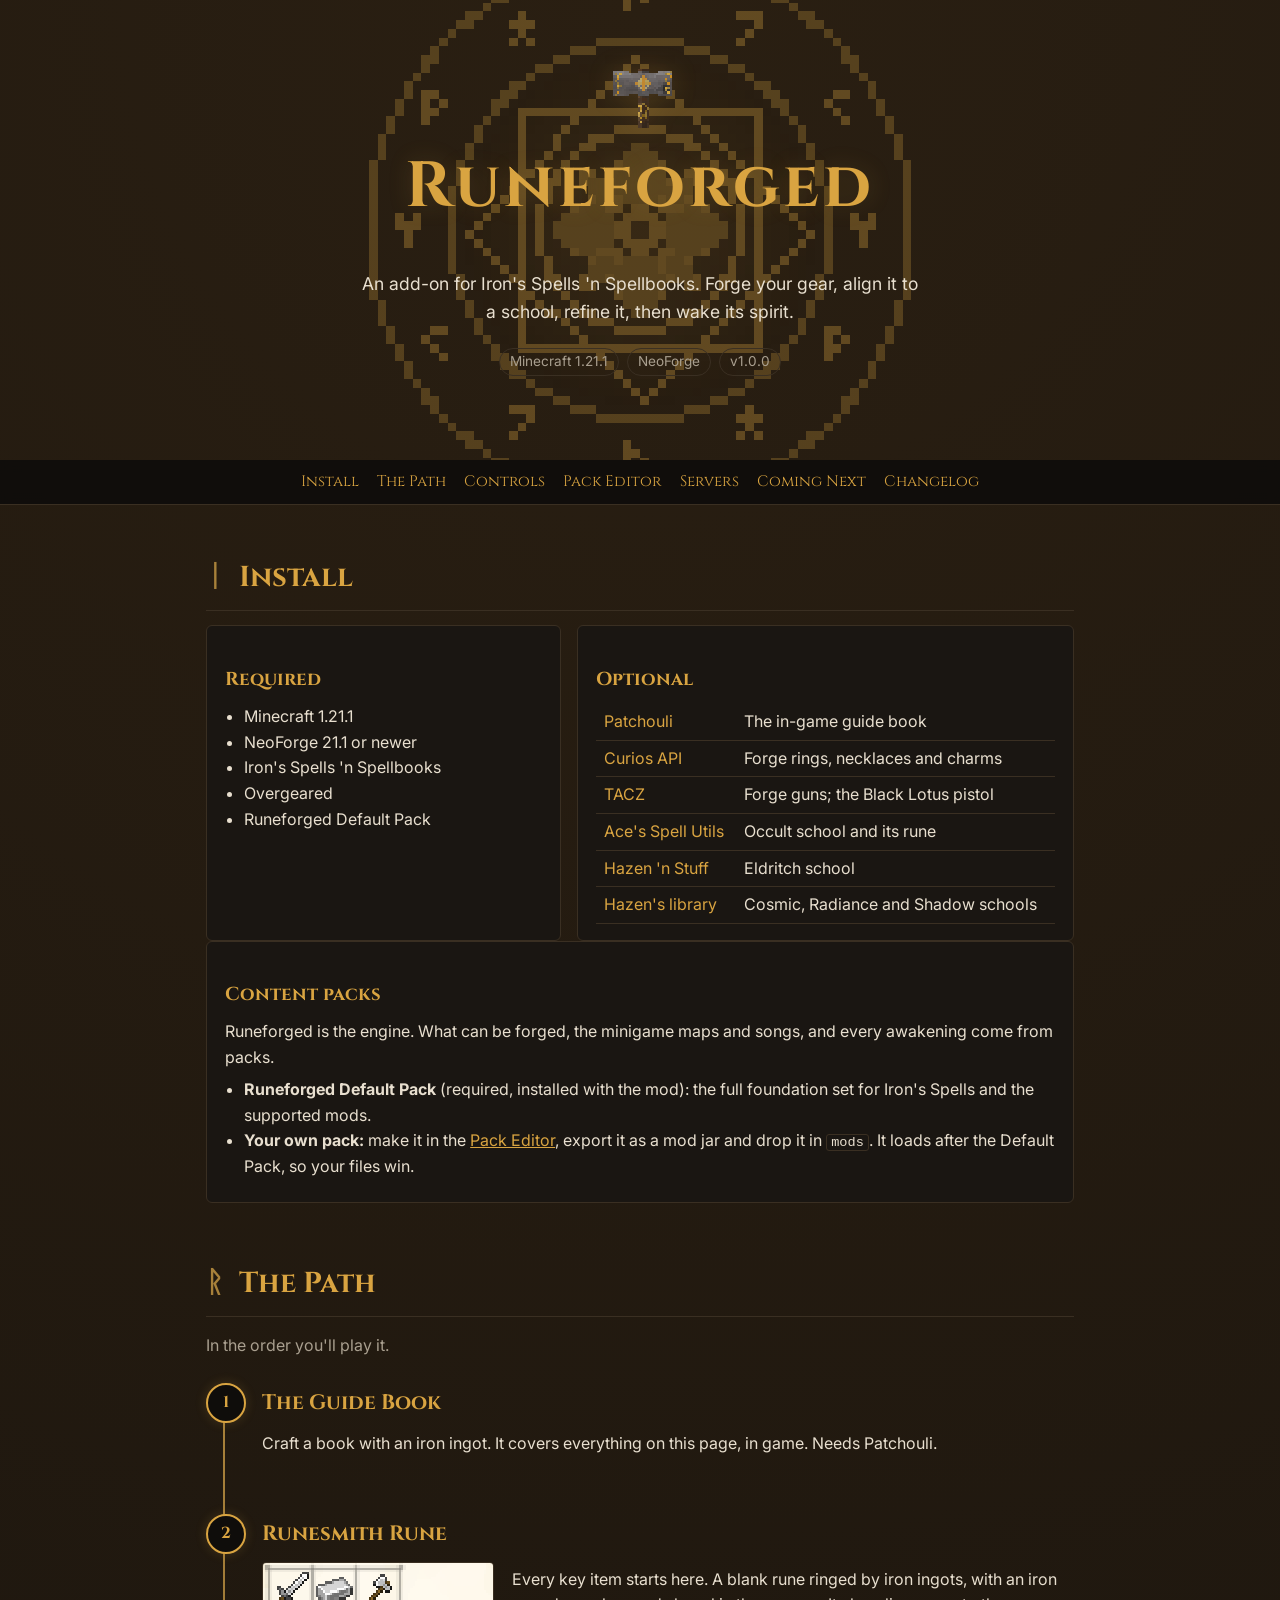
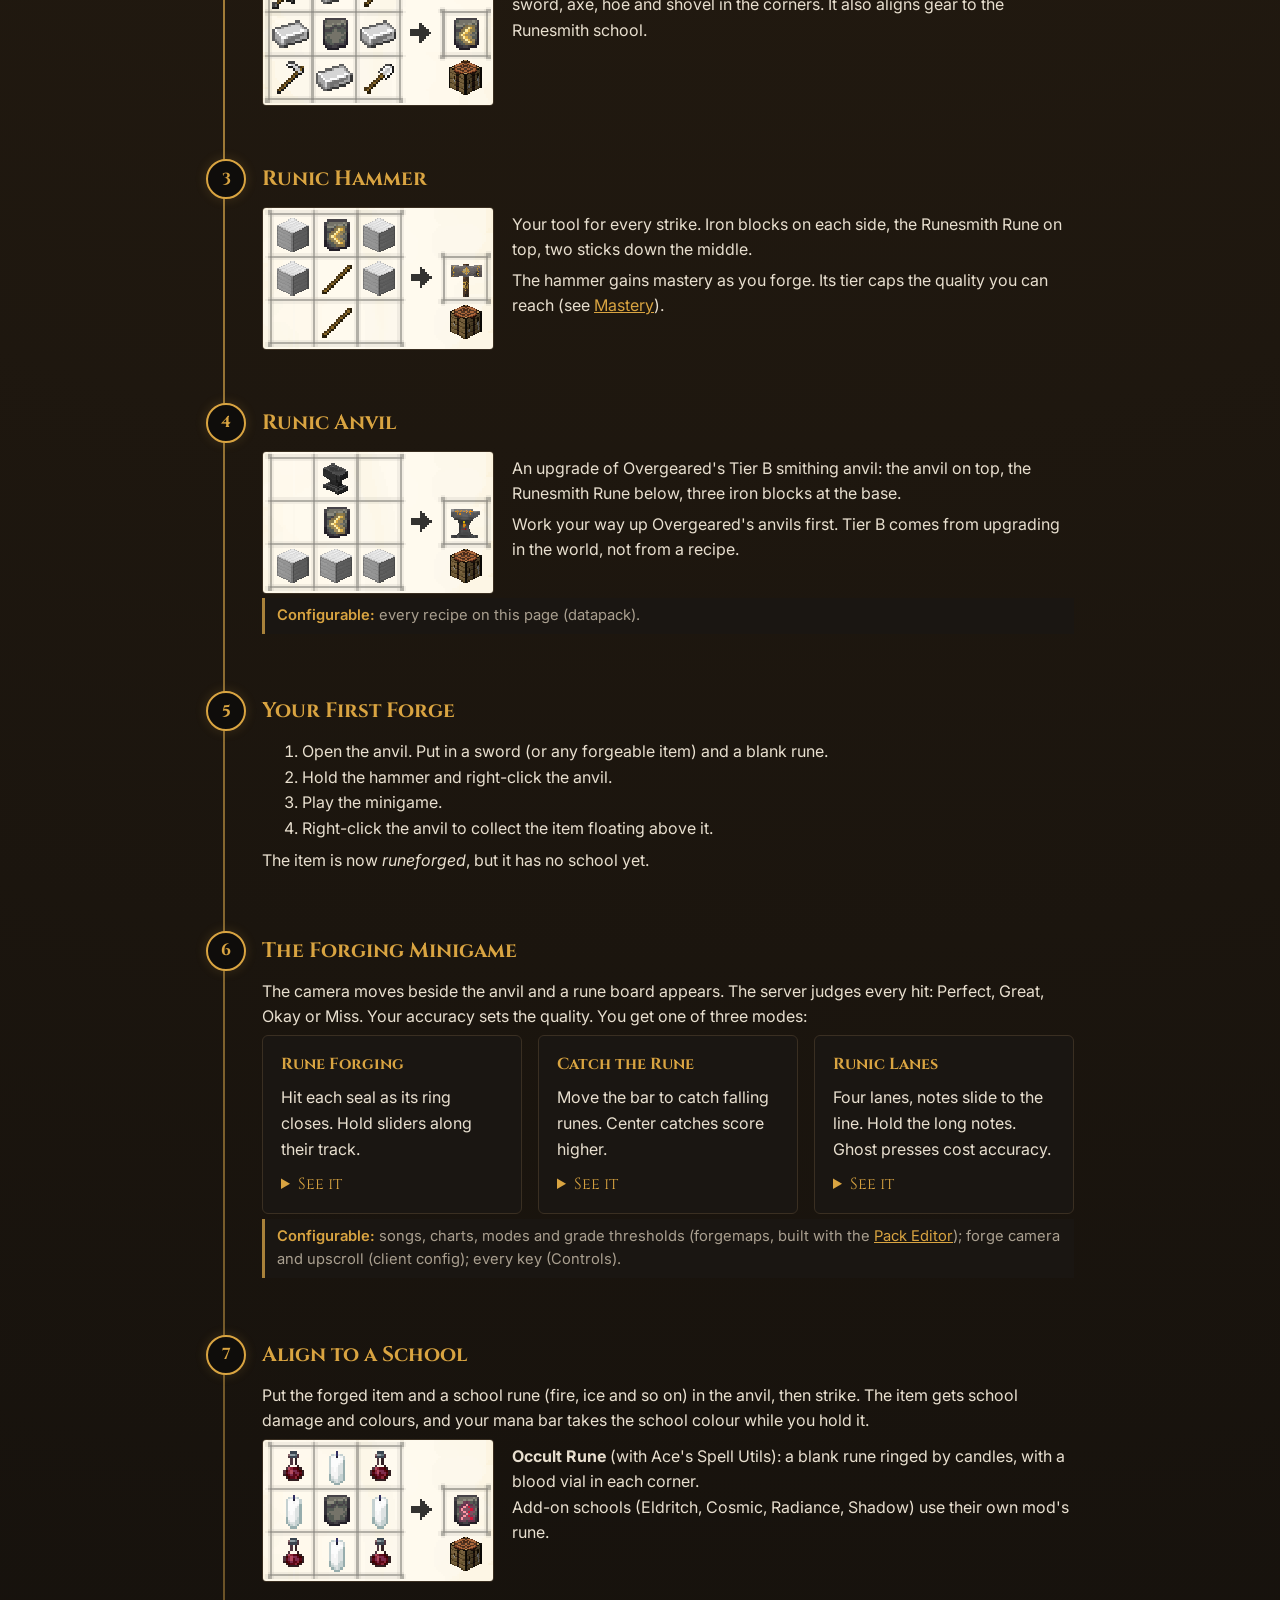
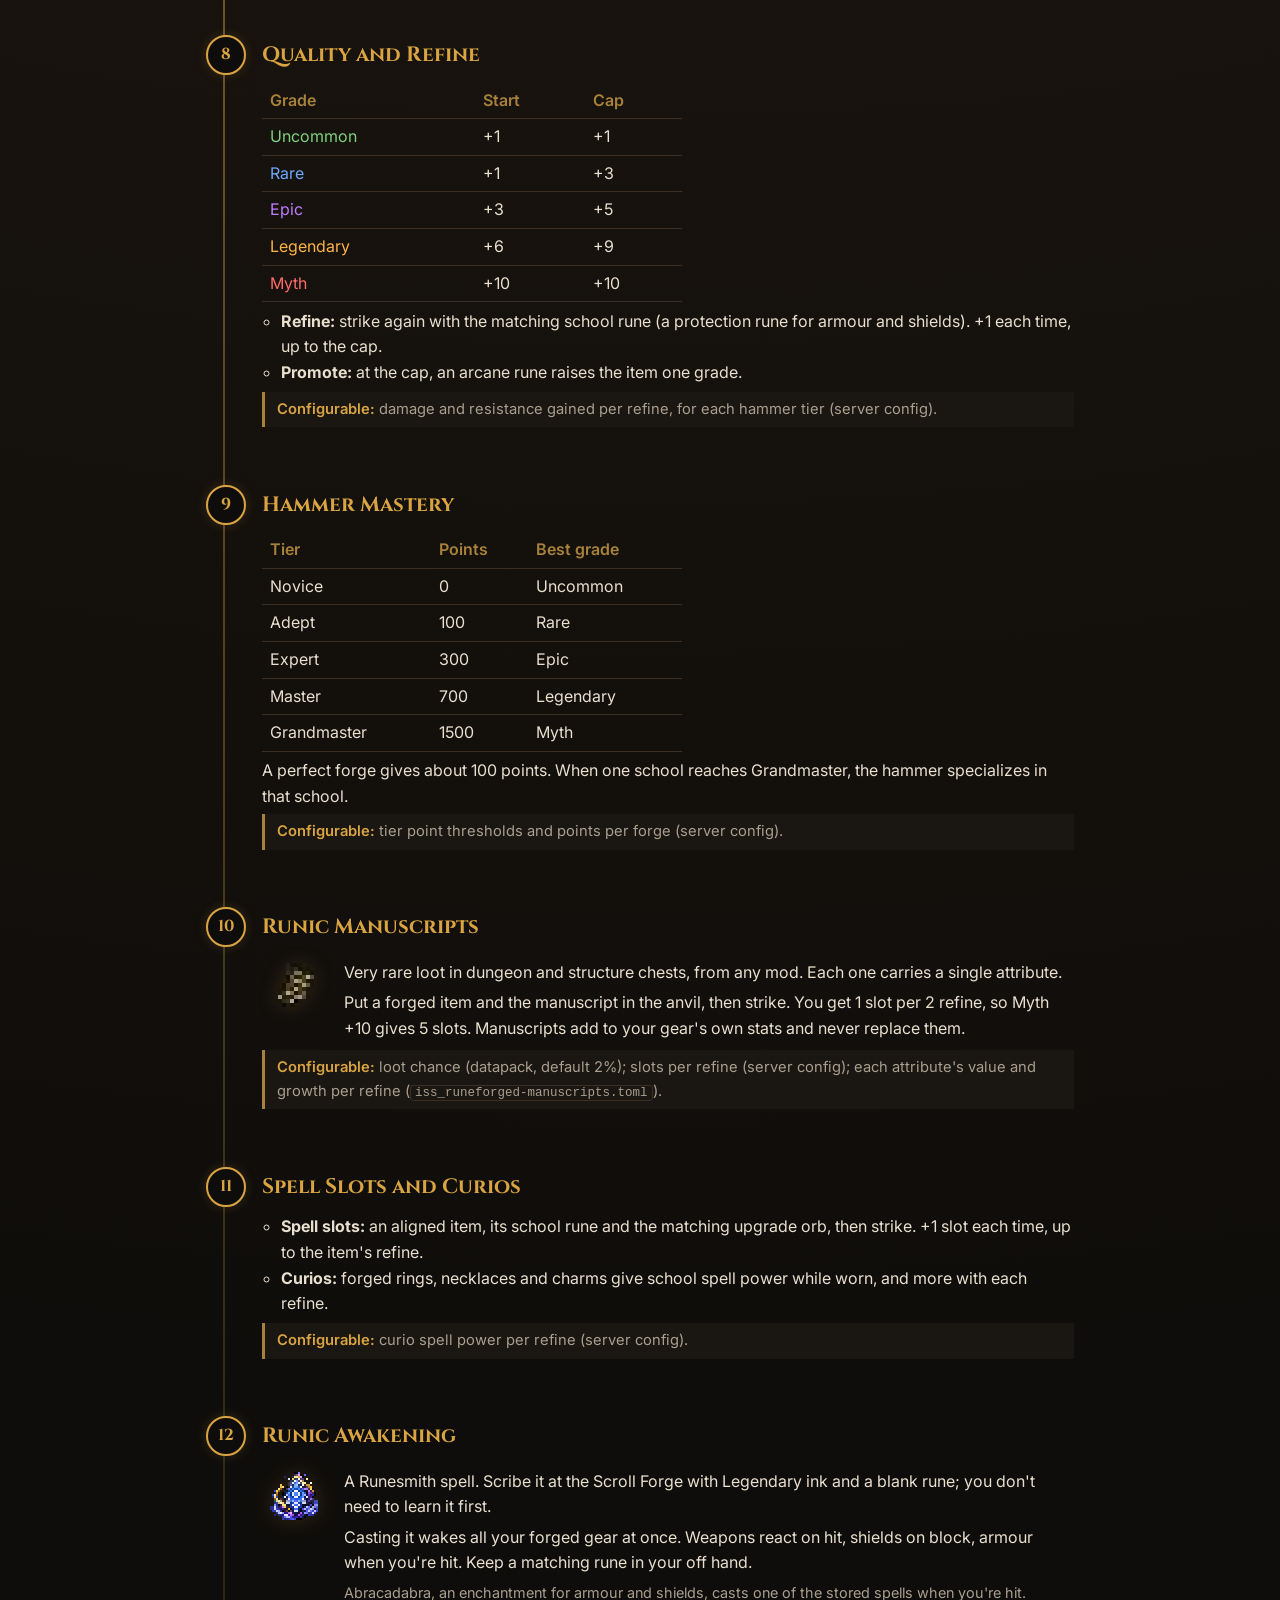
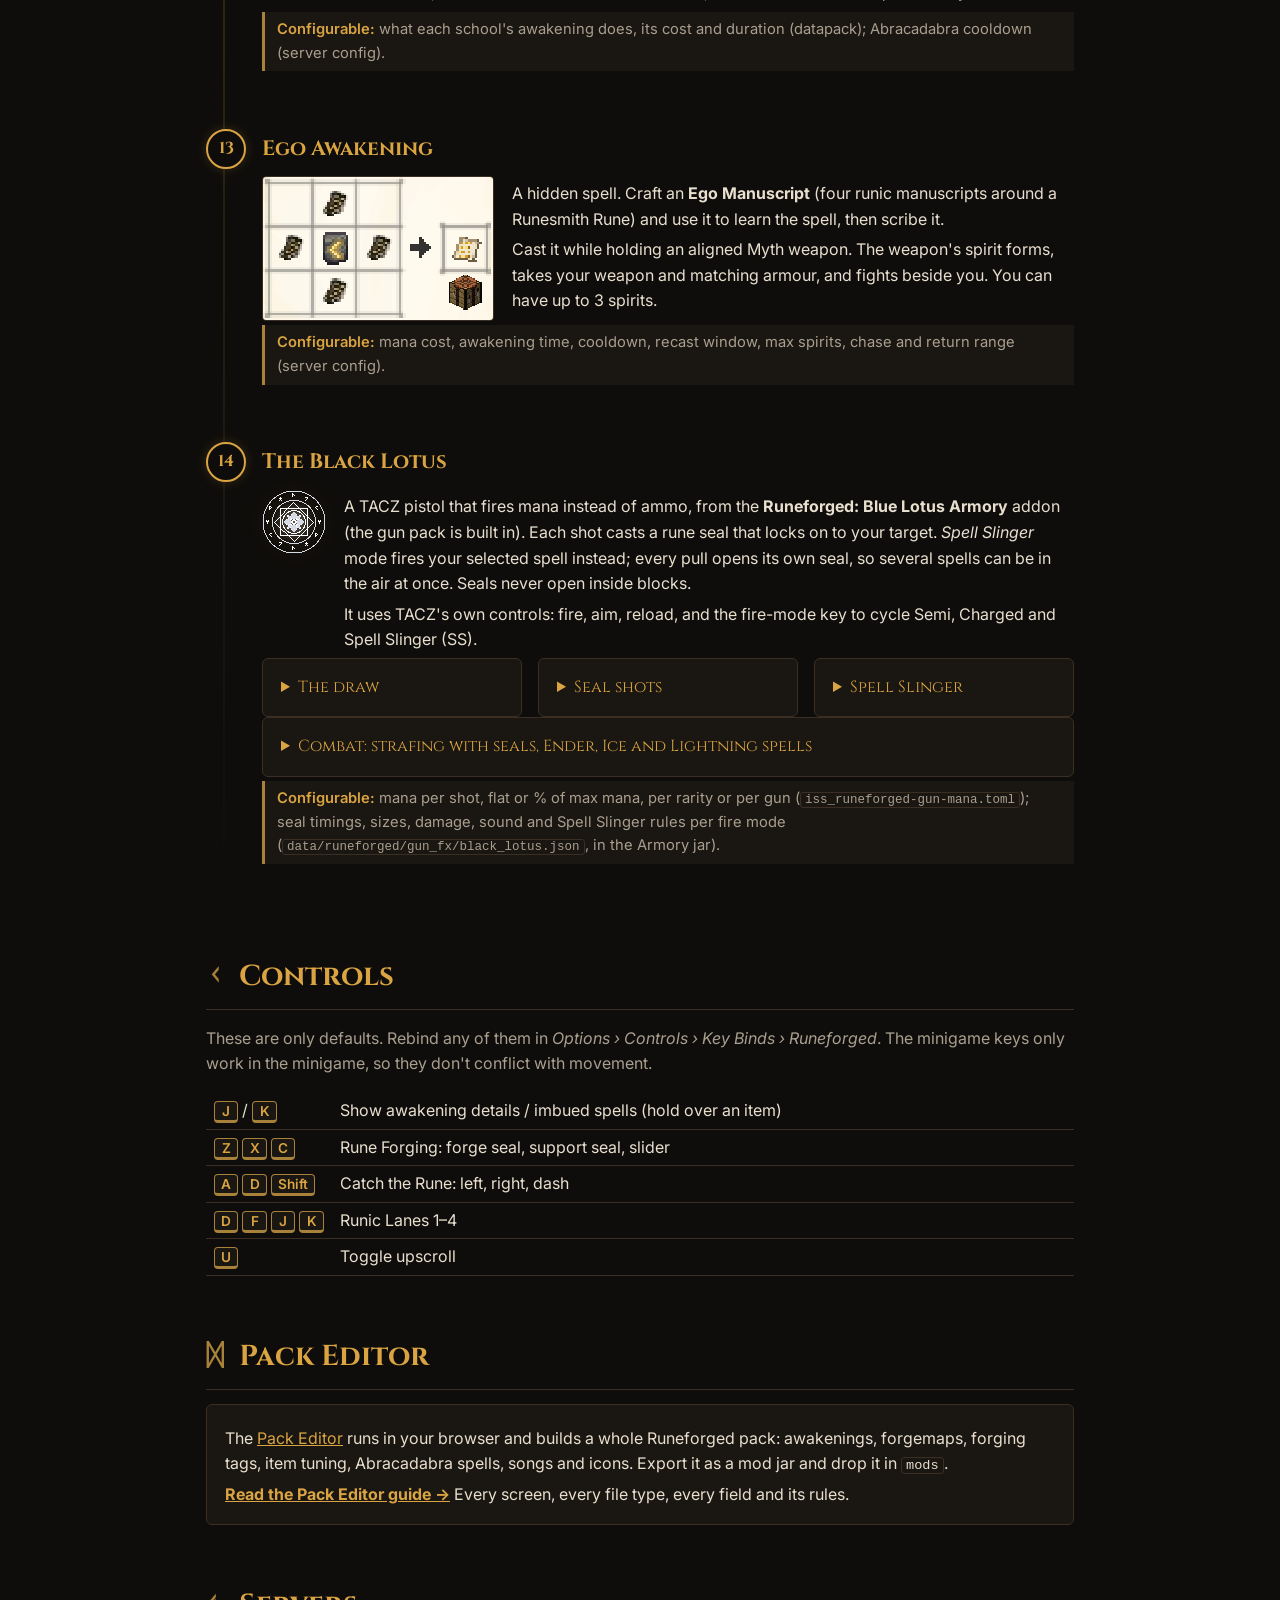
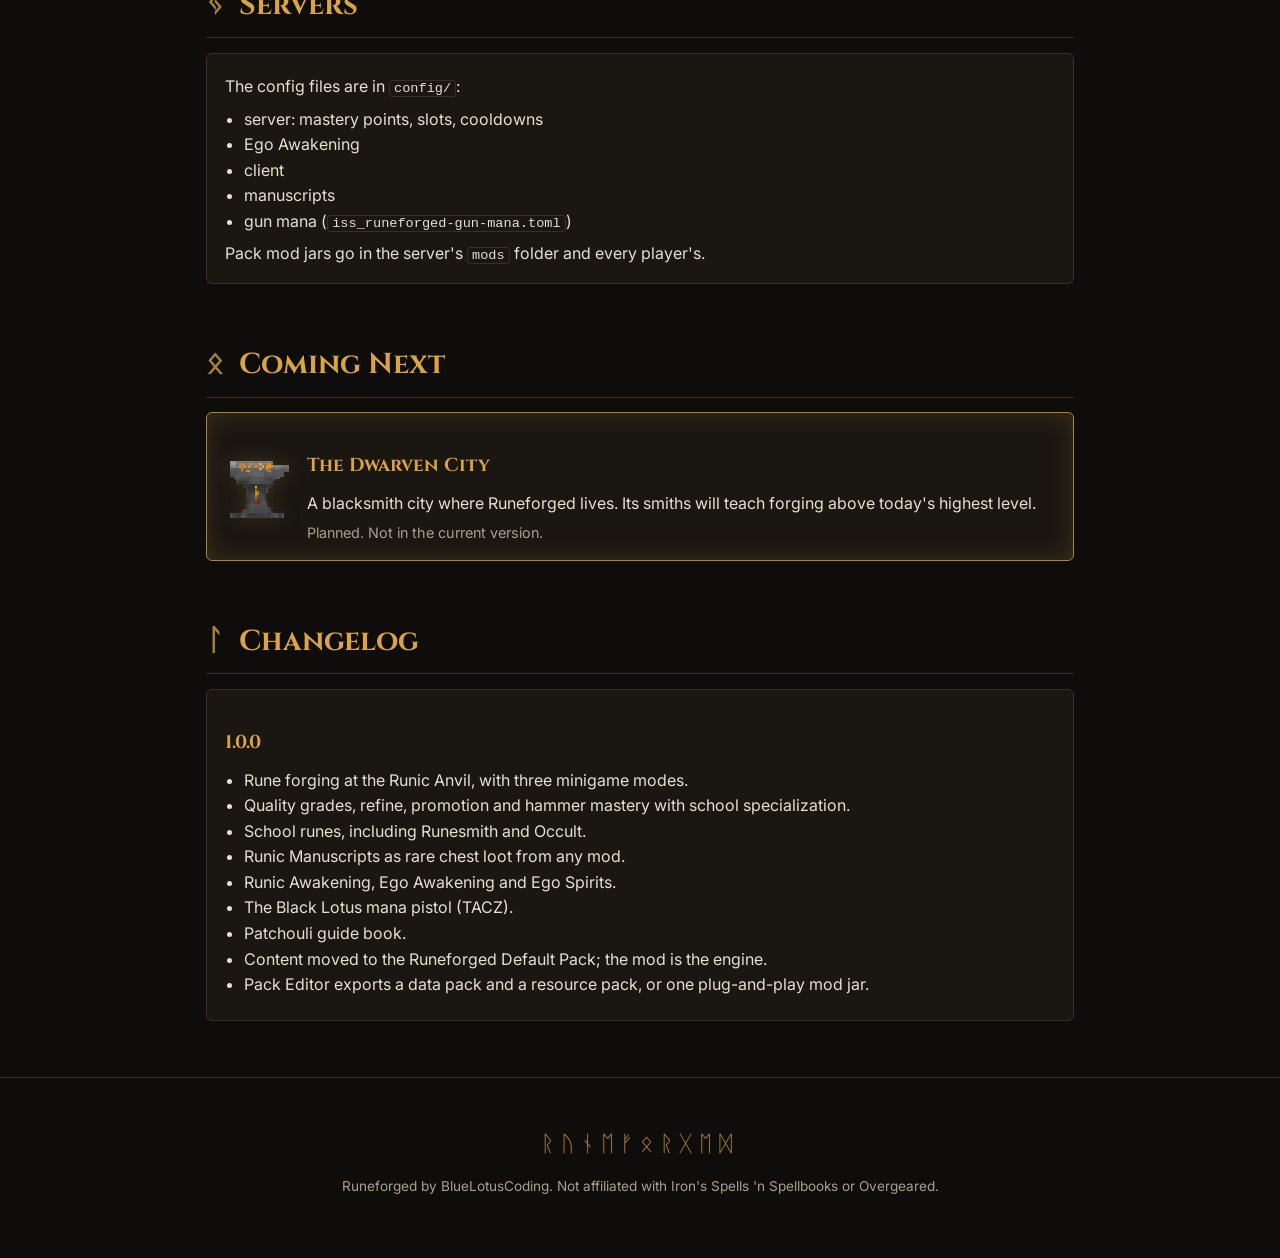
<file: index.html>
<!doctype html>
<html lang="en">
<head>
<meta charset="utf-8">
<meta name="viewport" content="width=device-width, initial-scale=1">
<title>Runeforged Wiki</title>
<meta name="description" content="Runeforged, an Iron's Spells 'n Spellbooks add-on: forge, align, refine and awaken your gear.">
<link rel="icon" href="img/runesmith_rune.png">
<link rel="preconnect" href="https://fonts.googleapis.com">
<link href="https://fonts.googleapis.com/css2?family=Cinzel:wght@500;700&family=Inter:wght@400;600&display=swap" rel="stylesheet">
<link rel="stylesheet" href="style.css">
</head>
<body>
<header class="hero">
  <img class="circle" src="img/seal_gold.png" alt="">
  <div class="hero-text">
    <img class="hero-icon" src="img/runic_hammer.png" alt="">
    <h1>Runeforged</h1>
    <p class="tag">An add-on for Iron's Spells 'n Spellbooks. Forge your gear, align it to a school, refine it, then wake its spirit.</p>
    <p class="badges"><span>Minecraft 1.21.1</span><span>NeoForge</span><span>v1.0.0</span></p>
  </div>
</header>

<nav class="toc" aria-label="Contents">
  <a href="#install">Install</a>
  <a href="#path">The Path</a>
  <a href="#controls">Controls</a>
  <a href="pack-editor.html">Pack Editor</a>
  <a href="#packs">Servers</a>
  <a href="#future">Coming Next</a>
  <a href="#changelog">Changelog</a>
</nav>

<main>

<section id="install">
  <h2><span class="r">ᛁ</span> Install</h2>
  <div class="cols">
    <div class="card">
      <h3>Required</h3>
      <ul>
        <li>Minecraft 1.21.1</li>
        <li>NeoForge 21.1 or newer</li>
        <li>Iron's Spells 'n Spellbooks</li>
        <li>Overgeared</li>
        <li>Runeforged Default Pack</li>
      </ul>
    </div>
    <div class="card">
      <h3>Optional</h3>
      <table>
        <tr><td>Patchouli</td><td>The in-game guide book</td></tr>
        <tr><td>Curios API</td><td>Forge rings, necklaces and charms</td></tr>
        <tr><td>TACZ</td><td>Forge guns; the Black Lotus pistol</td></tr>
        <tr><td>Ace's Spell Utils</td><td>Occult school and its rune</td></tr>
        <tr><td>Hazen 'n Stuff</td><td>Eldritch school</td></tr>
        <tr><td>Hazen's library</td><td>Cosmic, Radiance and Shadow schools</td></tr>
      </table>
    </div>
  </div>
  <div class="card">
    <h3>Content packs</h3>
    <p>Runeforged is the engine. What can be forged, the minigame maps and songs, and every awakening come from packs.</p>
    <ul>
      <li><b>Runeforged Default Pack</b> (required, installed with the mod): the full foundation set for Iron's Spells and the supported mods.</li>
      <li><b>Your own pack:</b> make it in the <a href="#editor">Pack Editor</a>, export it as a mod jar and drop it in <code>mods</code>. It loads after the Default Pack, so your files win.</li>
    </ul>
  </div>
</section>

<section id="path">
  <h2><span class="r">ᚱ</span> The Path</h2>
  <p class="lead">In the order you'll play it.</p>

  <ol class="steps">

  <li id="guide">
    <h3>The Guide Book</h3>
    <p>Craft a book with an iron ingot. It covers everything on this page, in game. Needs Patchouli.</p>
  </li>

  <li id="runesmith-rune">
    <h3>Runesmith Rune</h3>
    <div class="row">
      <img class="recipe" src="img/recipe_runesmith_rune.png" alt="Runesmith Rune recipe">
      <p>Every key item starts here. A blank rune ringed by iron ingots, with an iron sword, axe, hoe and shovel in the corners. It also aligns gear to the Runesmith school.</p>
    </div>
  </li>

  <li id="hammer">
    <h3>Runic Hammer</h3>
    <div class="row">
      <img class="recipe" src="img/recipe_runic_hammer.png" alt="Runic Hammer recipe">
      <div>
        <p>Your tool for every strike. Iron blocks on each side, the Runesmith Rune on top, two sticks down the middle.</p>
        <p>The hammer gains mastery as you forge. Its tier caps the quality you can reach (see <a href="#mastery">Mastery</a>).</p>
      </div>
    </div>
  </li>

  <li id="anvil">
    <h3>Runic Anvil</h3>
    <div class="row">
      <img class="recipe" src="img/recipe_runic_anvil.png" alt="Runic Anvil recipe">
      <div>
        <p>An upgrade of Overgeared's Tier B smithing anvil: the anvil on top, the Runesmith Rune below, three iron blocks at the base.</p>
        <p>Work your way up Overgeared's anvils first. Tier B comes from upgrading in the world, not from a recipe.</p>
      </div>
    </div>
    <p class="cfg"><b>Configurable:</b> every recipe on this page (datapack).</p>
  </li>

  <li id="first-forge">
    <h3>Your First Forge</h3>
    <ol class="sub">
      <li>Open the anvil. Put in a sword (or any forgeable item) and a blank rune.</li>
      <li>Hold the hammer and right-click the anvil.</li>
      <li>Play the minigame.</li>
      <li>Right-click the anvil to collect the item floating above it.</li>
    </ol>
    <p>The item is now <em>runeforged</em>, but it has no school yet.</p>
  </li>

  <li id="minigame">
    <h3>The Forging Minigame</h3>
    <p>The camera moves beside the anvil and a rune board appears. The server judges every hit: Perfect, Great, Okay or Miss. Your accuracy sets the quality. You get one of three modes:</p>
    <div class="cols three">
      <div class="card"><h4>Rune Forging</h4><p>Hit each seal as its ring closes. Hold sliders along their track.</p>
        <details><summary>See it</summary><img loading="lazy" src="img/mode_rune_forging.gif" alt="Rune Forging in game"></details></div>
      <div class="card"><h4>Catch the Rune</h4><p>Move the bar to catch falling runes. Center catches score higher.</p>
        <details><summary>See it</summary><img loading="lazy" src="img/mode_catch.gif" alt="Catch the Rune in game"></details></div>
      <div class="card"><h4>Runic Lanes</h4><p>Four lanes, notes slide to the line. Hold the long notes. Ghost presses cost accuracy.</p>
        <details><summary>See it</summary><img loading="lazy" src="img/mode_lanes.gif" alt="Runic Lanes in game"></details></div>
    </div>
    <p class="cfg"><b>Configurable:</b> songs, charts, modes and grade thresholds (forgemaps, built with the <a href="editor/">Pack Editor</a>); forge camera and upscroll (client config); every key (Controls).</p>
  </li>

  <li id="schools">
    <h3>Align to a School</h3>
    <p>Put the forged item and a school rune (fire, ice and so on) in the anvil, then strike. The item gets school damage and colours, and your mana bar takes the school colour while you hold it.</p>
    <div class="row">
      <img class="recipe" src="img/recipe_ritual_rune.png" alt="Occult Rune recipe">
      <p><strong>Occult Rune</strong> (with Ace's Spell Utils): a blank rune ringed by candles, with a blood vial in each corner.<br>Add-on schools (Eldritch, Cosmic, Radiance, Shadow) use their own mod's rune.</p>
    </div>
  </li>

  <li id="quality">
    <h3>Quality and Refine</h3>
    <table class="grades">
      <tr><th>Grade</th><th>Start</th><th>Cap</th></tr>
      <tr><td class="q-unc">Uncommon</td><td>+1</td><td>+1</td></tr>
      <tr><td class="q-rare">Rare</td><td>+1</td><td>+3</td></tr>
      <tr><td class="q-epic">Epic</td><td>+3</td><td>+5</td></tr>
      <tr><td class="q-leg">Legendary</td><td>+6</td><td>+9</td></tr>
      <tr><td class="q-myth">Myth</td><td>+10</td><td>+10</td></tr>
    </table>
    <ul>
      <li><strong>Refine:</strong> strike again with the matching school rune (a protection rune for armour and shields). +1 each time, up to the cap.</li>
      <li><strong>Promote:</strong> at the cap, an arcane rune raises the item one grade.</li>
    </ul>
    <p class="cfg"><b>Configurable:</b> damage and resistance gained per refine, for each hammer tier (server config).</p>
  </li>

  <li id="mastery">
    <h3>Hammer Mastery</h3>
    <table class="grades">
      <tr><th>Tier</th><th>Points</th><th>Best grade</th></tr>
      <tr><td>Novice</td><td>0</td><td>Uncommon</td></tr>
      <tr><td>Adept</td><td>100</td><td>Rare</td></tr>
      <tr><td>Expert</td><td>300</td><td>Epic</td></tr>
      <tr><td>Master</td><td>700</td><td>Legendary</td></tr>
      <tr><td>Grandmaster</td><td>1500</td><td>Myth</td></tr>
    </table>
    <p>A perfect forge gives about 100 points. When one school reaches Grandmaster, the hammer specializes in that school.</p>
    <p class="cfg"><b>Configurable:</b> tier point thresholds and points per forge (server config).</p>
  </li>

  <li id="manuscripts">
    <h3>Runic Manuscripts</h3>
    <div class="row">
      <img class="icon" src="img/runic_manuscript.png" alt="">
      <div>
        <p>Very rare loot in dungeon and structure chests, from any mod. Each one carries a single attribute.</p>
        <p>Put a forged item and the manuscript in the anvil, then strike. You get 1 slot per 2 refine, so Myth +10 gives 5 slots. Manuscripts add to your gear's own stats and never replace them.</p>
      </div>
    </div>
    <p class="cfg"><b>Configurable:</b> loot chance (datapack, default 2%); slots per refine (server config); each attribute's value and growth per refine (<code>iss_runeforged-manuscripts.toml</code>).</p>
  </li>

  <li id="slots">
    <h3>Spell Slots and Curios</h3>
    <ul>
      <li><strong>Spell slots:</strong> an aligned item, its school rune and the matching upgrade orb, then strike. +1 slot each time, up to the item's refine.</li>
      <li><strong>Curios:</strong> forged rings, necklaces and charms give school spell power while worn, and more with each refine.</li>
    </ul>
    <p class="cfg"><b>Configurable:</b> curio spell power per refine (server config).</p>
  </li>

  <li id="awakening">
    <h3>Runic Awakening</h3>
    <div class="row">
      <img class="icon" src="img/runic_awakening.png" alt="">
      <div>
        <p>A Runesmith spell. Scribe it at the Scroll Forge with Legendary ink and a blank rune; you don't need to learn it first.</p>
        <p>Casting it wakes all your forged gear at once. Weapons react on hit, shields on block, armour when you're hit. Keep a matching rune in your off hand.</p>
        <p class="note">Abracadabra, an enchantment for armour and shields, casts one of the stored spells when you're hit.</p>
      </div>
    </div>
    <p class="cfg"><b>Configurable:</b> what each school's awakening does, its cost and duration (datapack); Abracadabra cooldown (server config).</p>
  </li>

  <li id="ego">
    <h3>Ego Awakening</h3>
    <div class="row">
      <img class="recipe" src="img/recipe_ego_manuscript.png" alt="Ego Manuscript recipe">
      <div>
        <p>A hidden spell. Craft an <strong>Ego Manuscript</strong> (four runic manuscripts around a Runesmith Rune) and use it to learn the spell, then scribe it.</p>
        <p>Cast it while holding an aligned Myth weapon. The weapon's spirit forms, takes your weapon and matching armour, and fights beside you. You can have up to 3 spirits.</p>
      </div>
    </div>
    <p class="cfg"><b>Configurable:</b> mana cost, awakening time, cooldown, recast window, max spirits, chase and return range (server config).</p>
  </li>

  <li id="black-lotus">
    <h3>The Black Lotus</h3>
    <div class="row">
      <img class="icon" src="img/mana_seal.png" alt="">
      <div>
        <p>A TACZ pistol that fires mana instead of ammo, from the <b>Runeforged: Blue Lotus Armory</b> addon (the gun pack is built in). Each shot casts a rune seal that locks on to your target. <em>Spell Slinger</em> mode fires your selected spell instead; every pull opens its own seal, so several spells can be in the air at once. Seals never open inside blocks.</p>
        <p>It uses TACZ's own controls: fire, aim, reload, and the fire-mode key to cycle Semi, Charged and Spell Slinger (SS).</p>
      </div>
    </div>
    <div class="cols three">
      <details class="card"><summary>The draw</summary><img loading="lazy" src="img/lotus_draw.gif" alt="Drawing the Black Lotus from a rune seal"></details>
      <details class="card"><summary>Seal shots</summary><img loading="lazy" src="img/lotus_seal_shot.gif" alt="Black Lotus seal shots"></details>
      <details class="card"><summary>Spell Slinger</summary><img loading="lazy" src="img/lotus_spell_slinger.gif" alt="Spell Slinger casting fireballs"></details>
    </div>
    <details class="card"><summary>Combat: strafing with seals, Ender, Ice and Lightning spells</summary><img loading="lazy" src="img/lotus_combat.gif" alt="Strafing and firing several seals at once"></details>
    <p class="cfg"><b>Configurable:</b> mana per shot, flat or % of max mana, per rarity or per gun (<code>iss_runeforged-gun-mana.toml</code>); seal timings, sizes, damage, sound and Spell Slinger rules per fire mode (<code>data/runeforged/gun_fx/black_lotus.json</code>, in the Armory jar).</p>
  </li>

  </ol>
</section>

<section id="controls">
  <h2><span class="r">ᚲ</span> Controls</h2>
  <p class="lead">These are only defaults. Rebind any of them in <em>Options › Controls › Key Binds › Runeforged</em>. The minigame keys only work in the minigame, so they don't conflict with movement.</p>
  <table class="keys">
    <tr><td><kbd>J</kbd> / <kbd>K</kbd></td><td>Show awakening details / imbued spells (hold over an item)</td></tr>
    <tr><td><kbd>Z</kbd> <kbd>X</kbd> <kbd>C</kbd></td><td>Rune Forging: forge seal, support seal, slider</td></tr>
    <tr><td><kbd>A</kbd> <kbd>D</kbd> <kbd>Shift</kbd></td><td>Catch the Rune: left, right, dash</td></tr>
    <tr><td><kbd>D</kbd> <kbd>F</kbd> <kbd>J</kbd> <kbd>K</kbd></td><td>Runic Lanes 1–4</td></tr>
    <tr><td><kbd>U</kbd></td><td>Toggle upscroll</td></tr>
  </table>
</section>

<section id="editor">
  <h2><span class="r">ᛞ</span> Pack Editor</h2>
  <div class="card">
    <p>The <a href="editor/">Pack Editor</a> runs in your browser and builds a whole Runeforged pack: awakenings, forgemaps, forging tags, item tuning, Abracadabra spells, songs and icons. Export it as a mod jar and drop it in <code>mods</code>.</p>
    <p><a href="pack-editor.html"><b>Read the Pack Editor guide →</b></a> Every screen, every file type, every field and its rules.</p>
  </div>
</section>

<section id="packs">
  <h2><span class="r">ᛃ</span> Servers</h2>
  <div class="card">
    <p>The config files are in <code>config/</code>:</p>
    <ul><li>server: mastery points, slots, cooldowns</li><li>Ego Awakening</li><li>client</li><li>manuscripts</li><li>gun mana (<code>iss_runeforged-gun-mana.toml</code>)</li></ul>
    <p>Pack mod jars go in the server's <code>mods</code> folder and every player's.</p>
  </div>
</section>

<section id="future">
  <h2><span class="r">ᛟ</span> Coming Next</h2>
  <div class="card future">
    <img class="icon" src="img/runic_anvil.png" alt="">
    <div>
      <h3>The Dwarven City</h3>
      <p>A blacksmith city where Runeforged lives. Its smiths will teach forging above today's highest level.</p>
      <p class="note">Planned. Not in the current version.</p>
    </div>
  </div>
</section>

<section id="changelog">
  <h2><span class="r">ᛚ</span> Changelog</h2>
  <div class="card">
    <h3>1.0.0</h3>
    <ul>
      <li>Rune forging at the Runic Anvil, with three minigame modes.</li>
      <li>Quality grades, refine, promotion and hammer mastery with school specialization.</li>
      <li>School runes, including Runesmith and Occult.</li>
      <li>Runic Manuscripts as rare chest loot from any mod.</li>
      <li>Runic Awakening, Ego Awakening and Ego Spirits.</li>
      <li>The Black Lotus mana pistol (TACZ).</li>
      <li>Patchouli guide book.</li>
      <li>Content moved to the Runeforged Default Pack; the mod is the engine.</li>
      <li>Pack Editor exports a data pack and a resource pack, or one plug-and-play mod jar.</li>
    </ul>
  </div>
</section>

</main>
<footer>
  <span class="r">ᚱᚢᚾᛖᚠᛟᚱᚷᛖᛞ</span>
  <p>Runeforged by BlueLotusCoding. Not affiliated with Iron's Spells 'n Spellbooks or Overgeared.</p>
</footer>
</body>
</html>
</file>
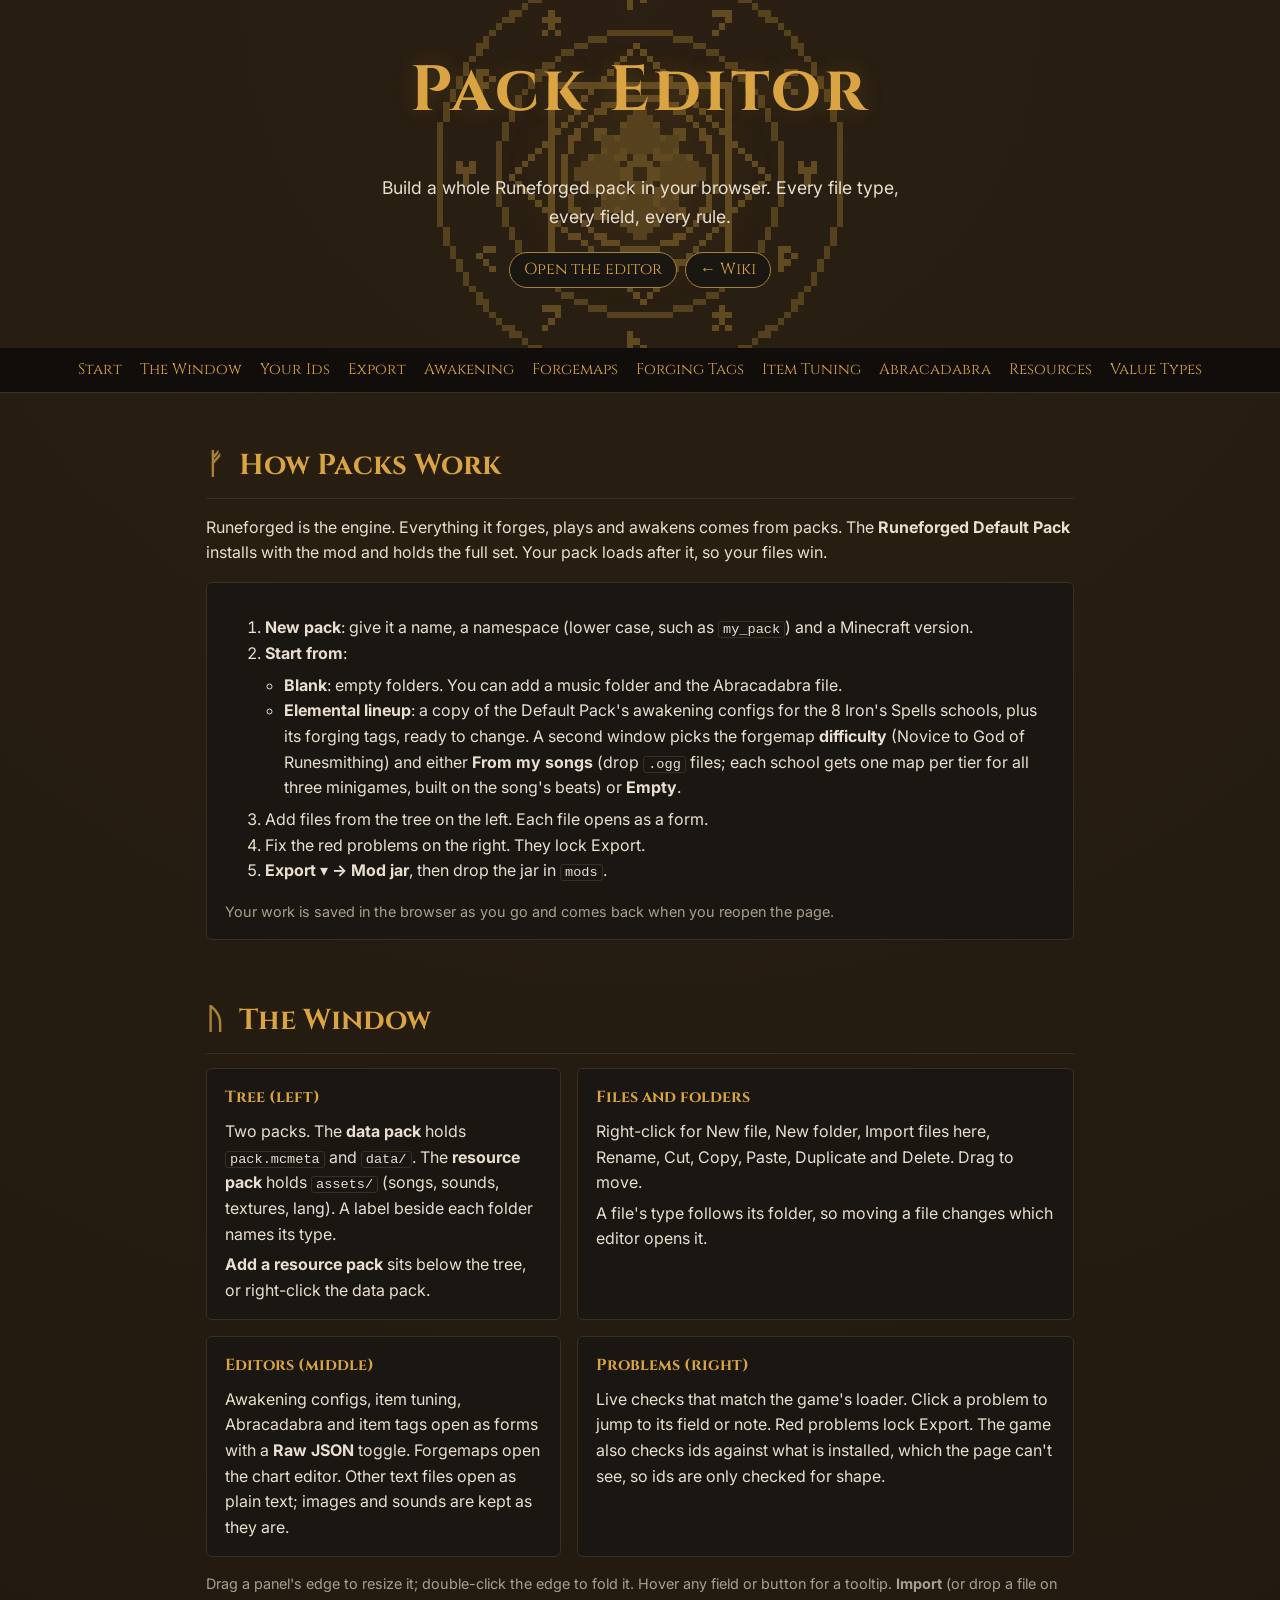
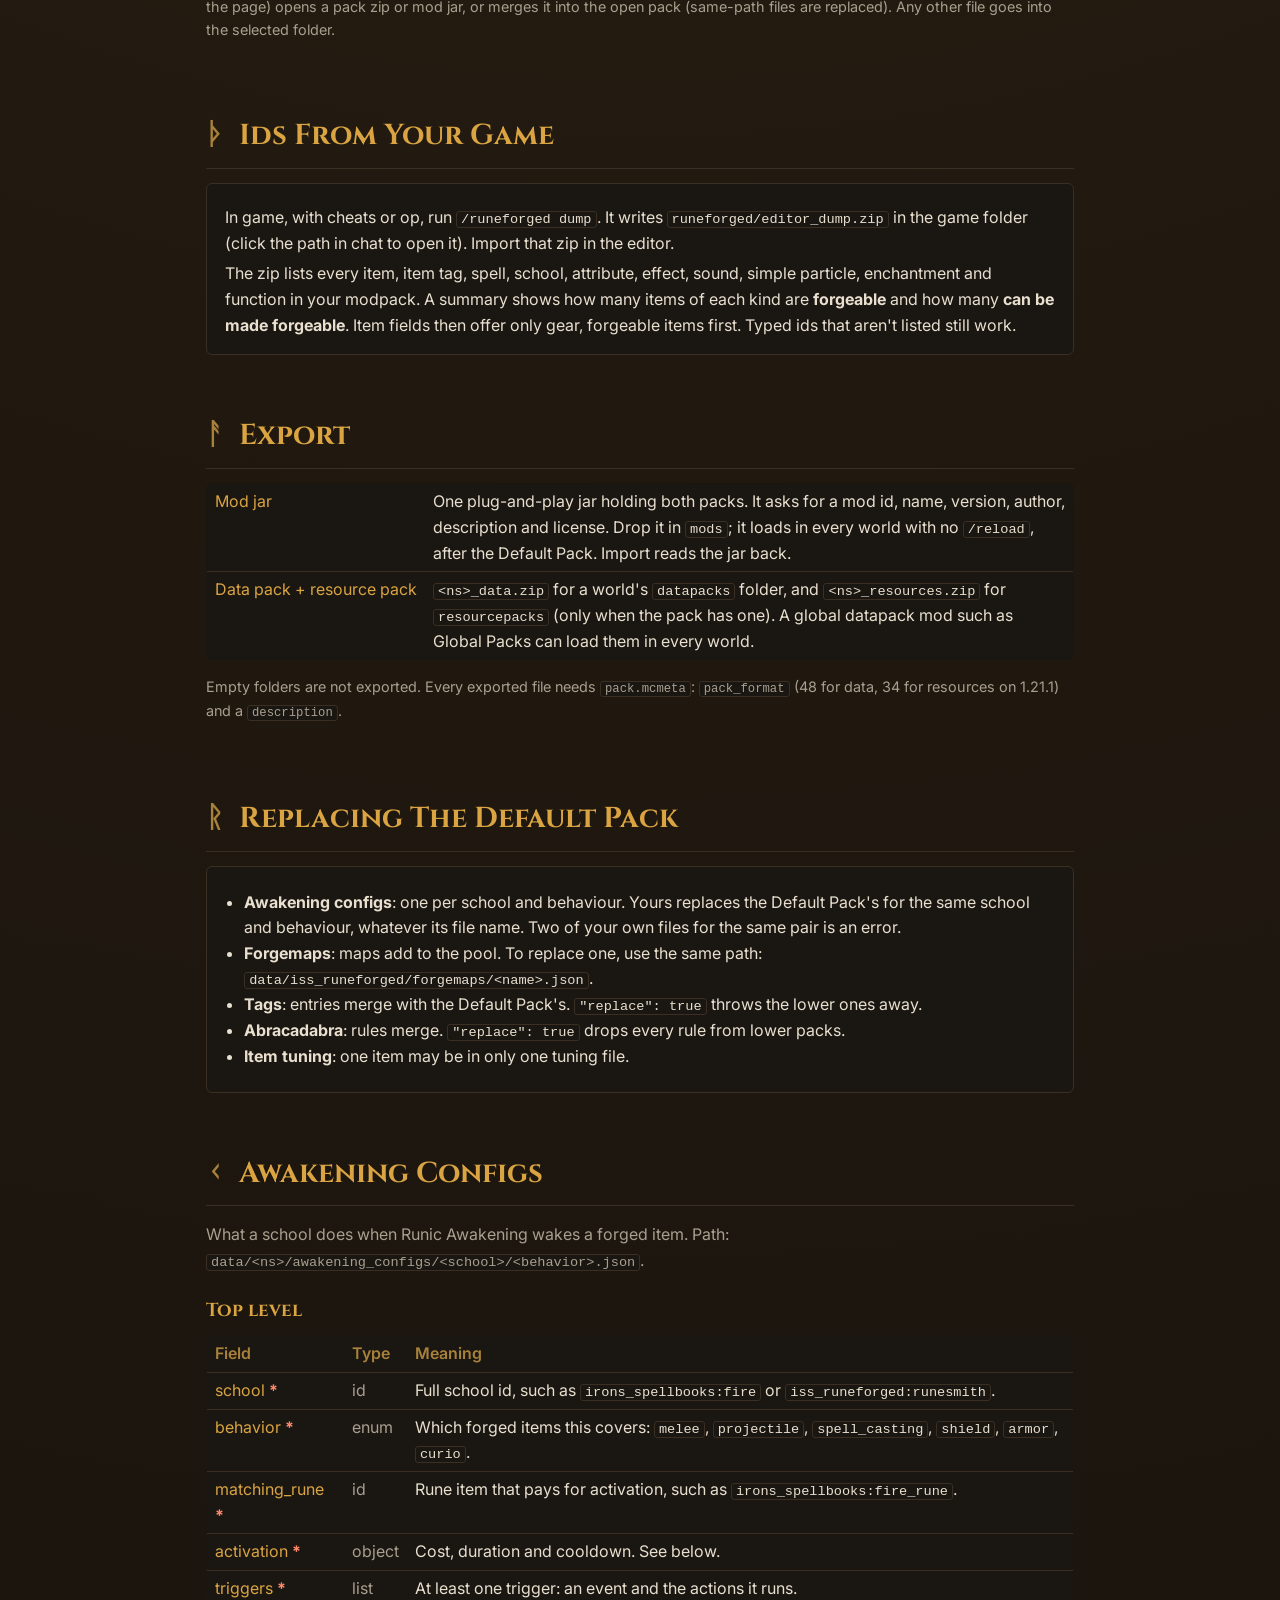
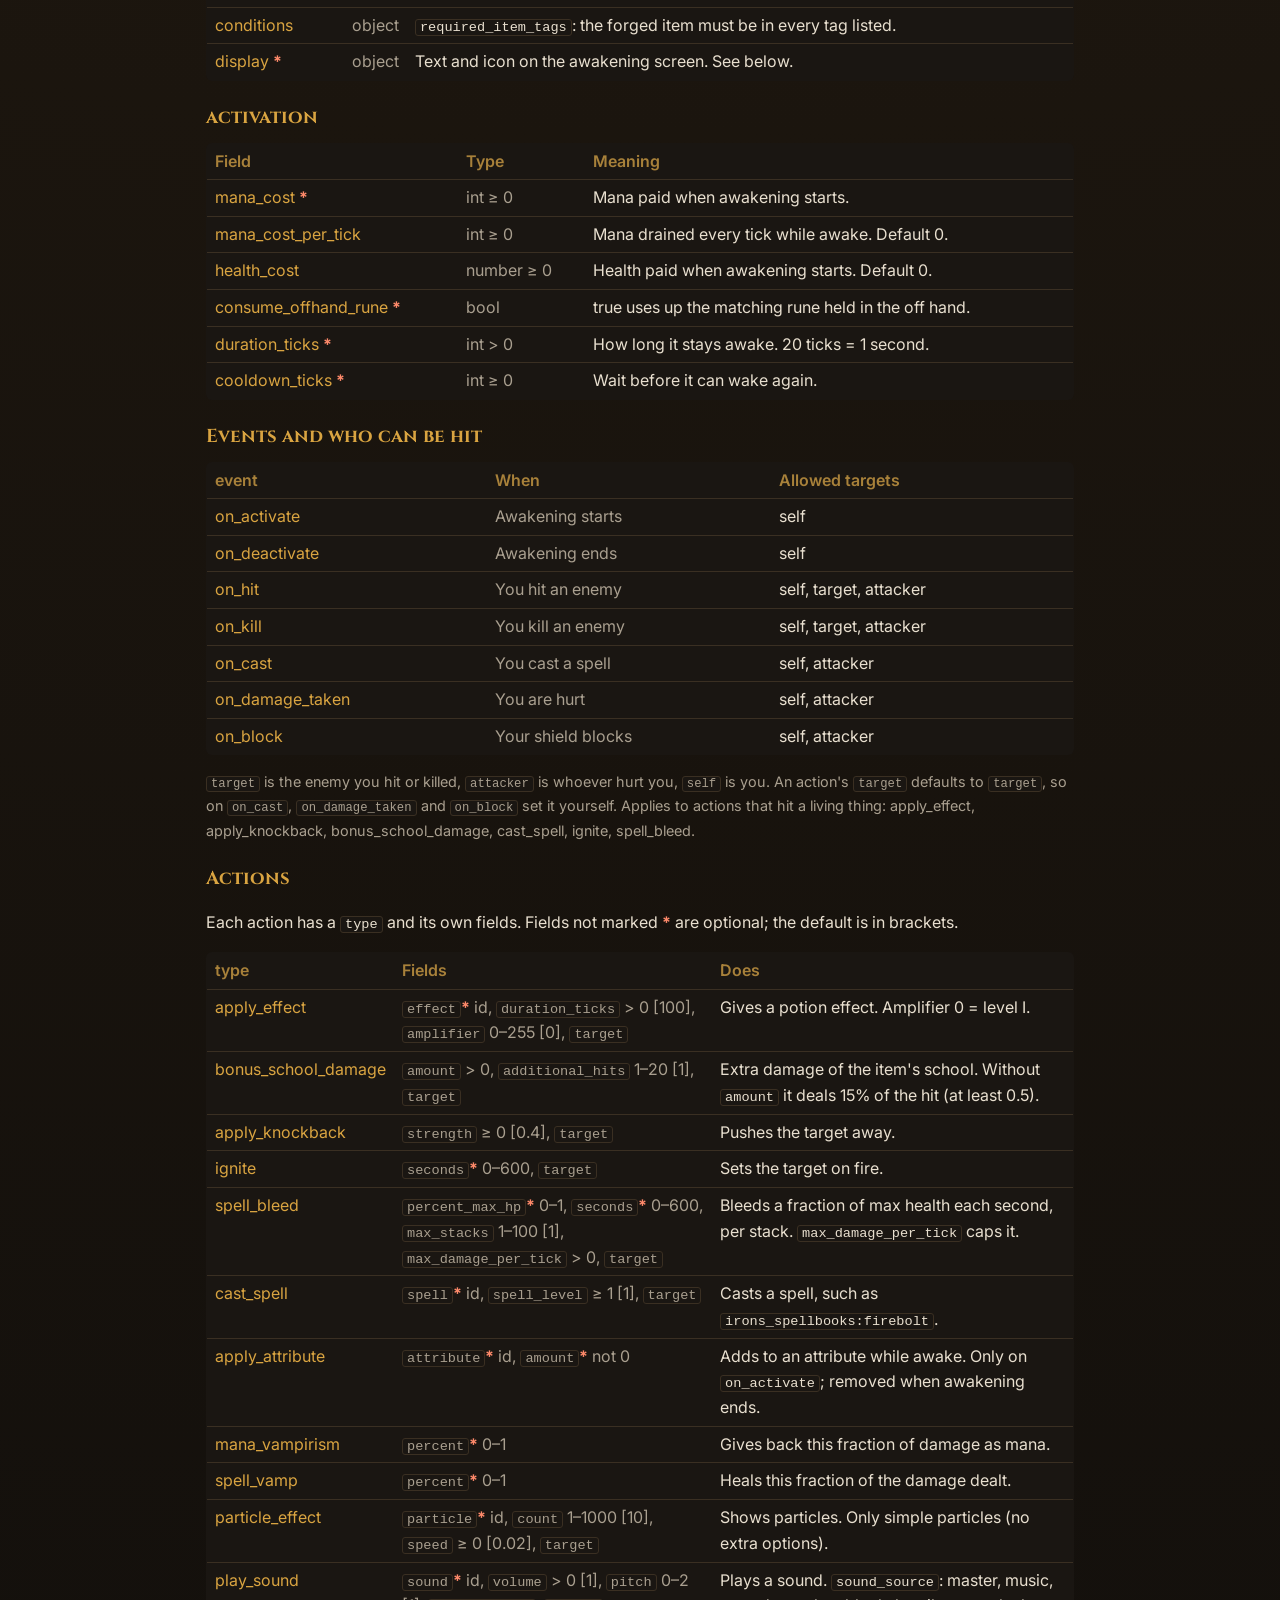
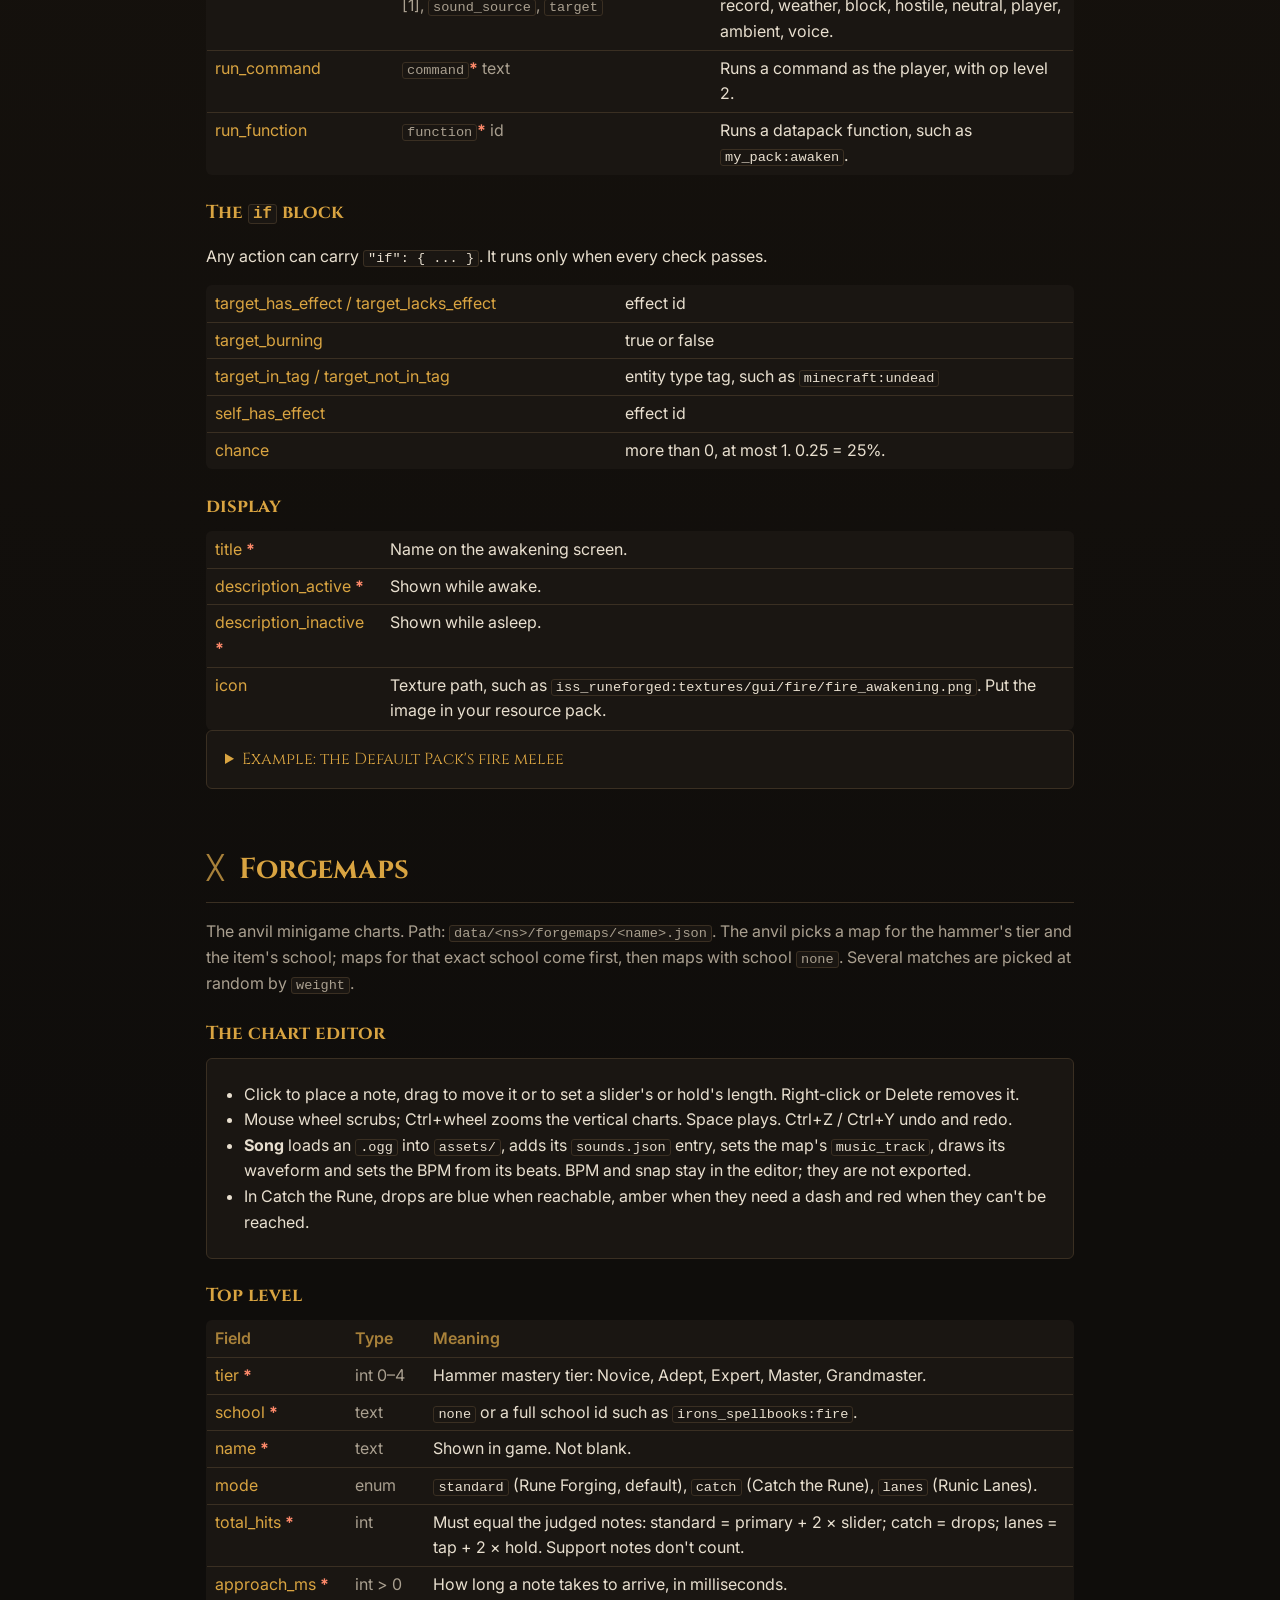
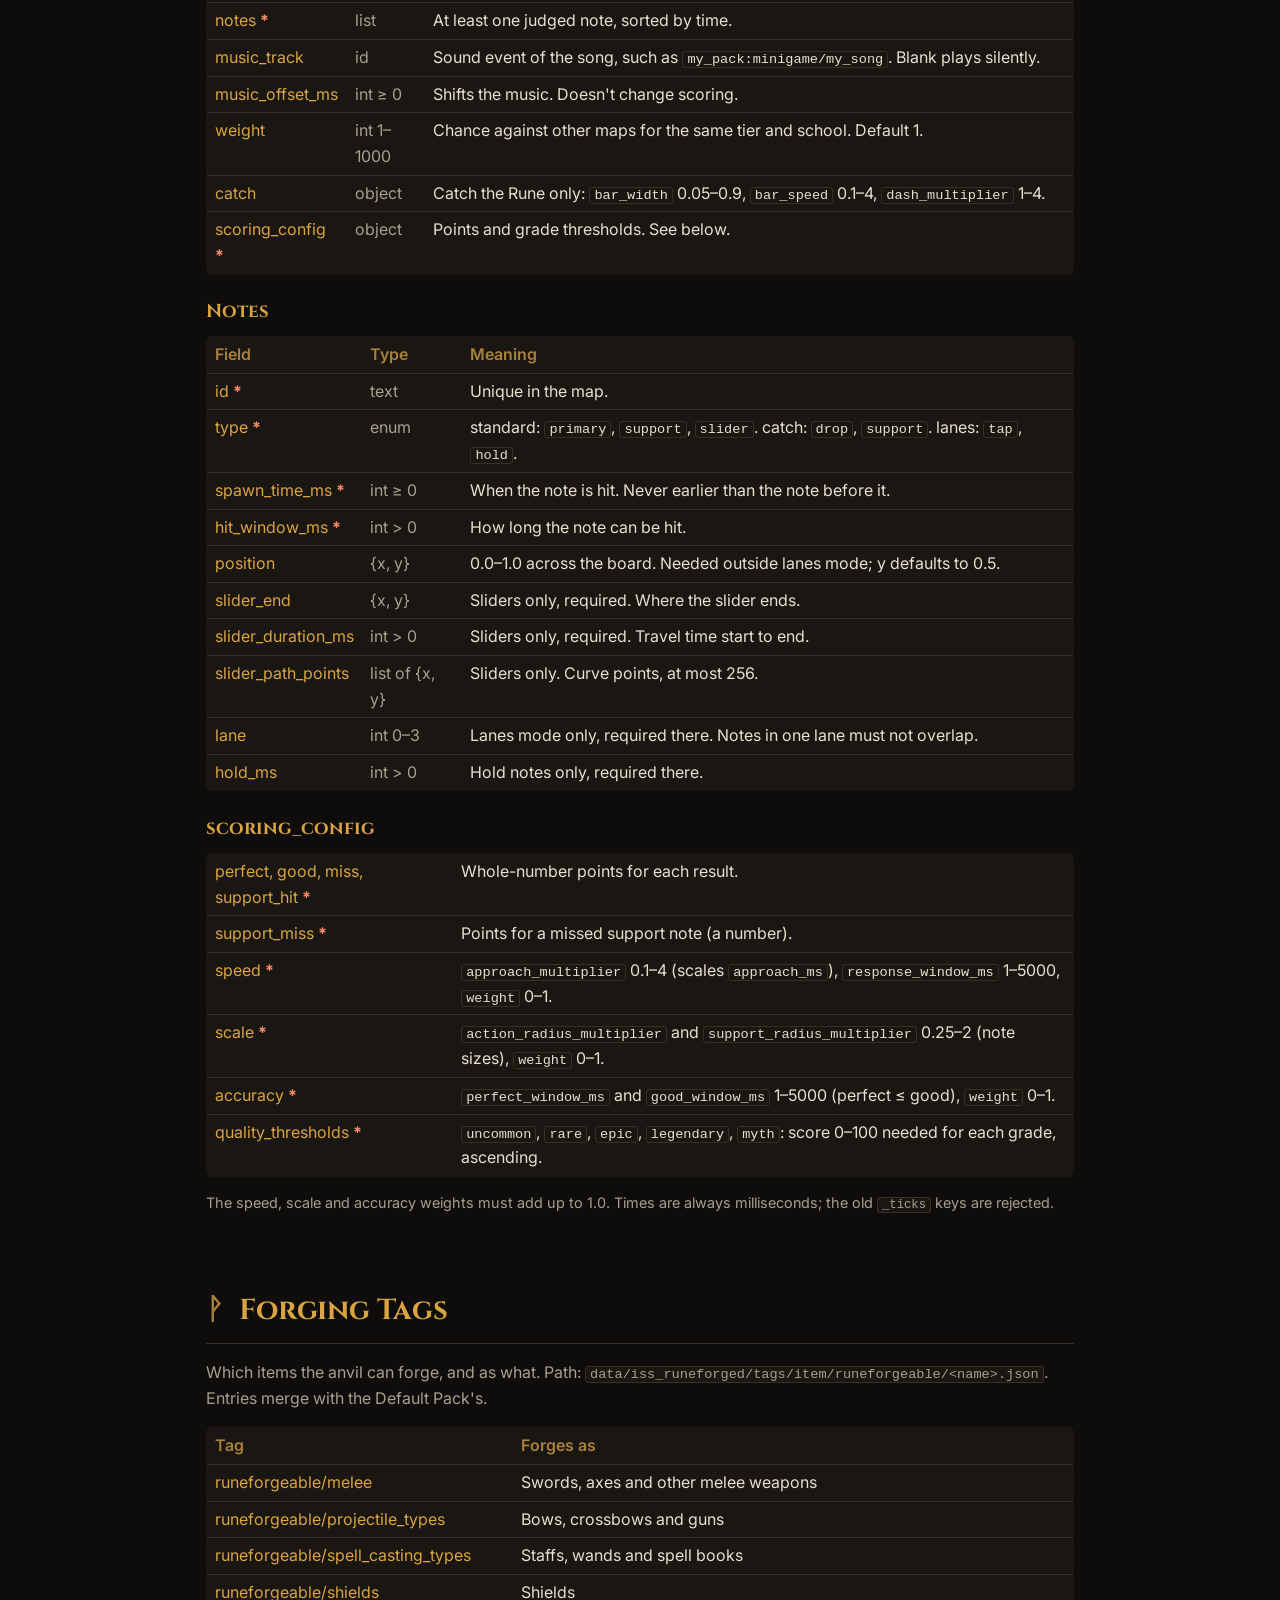
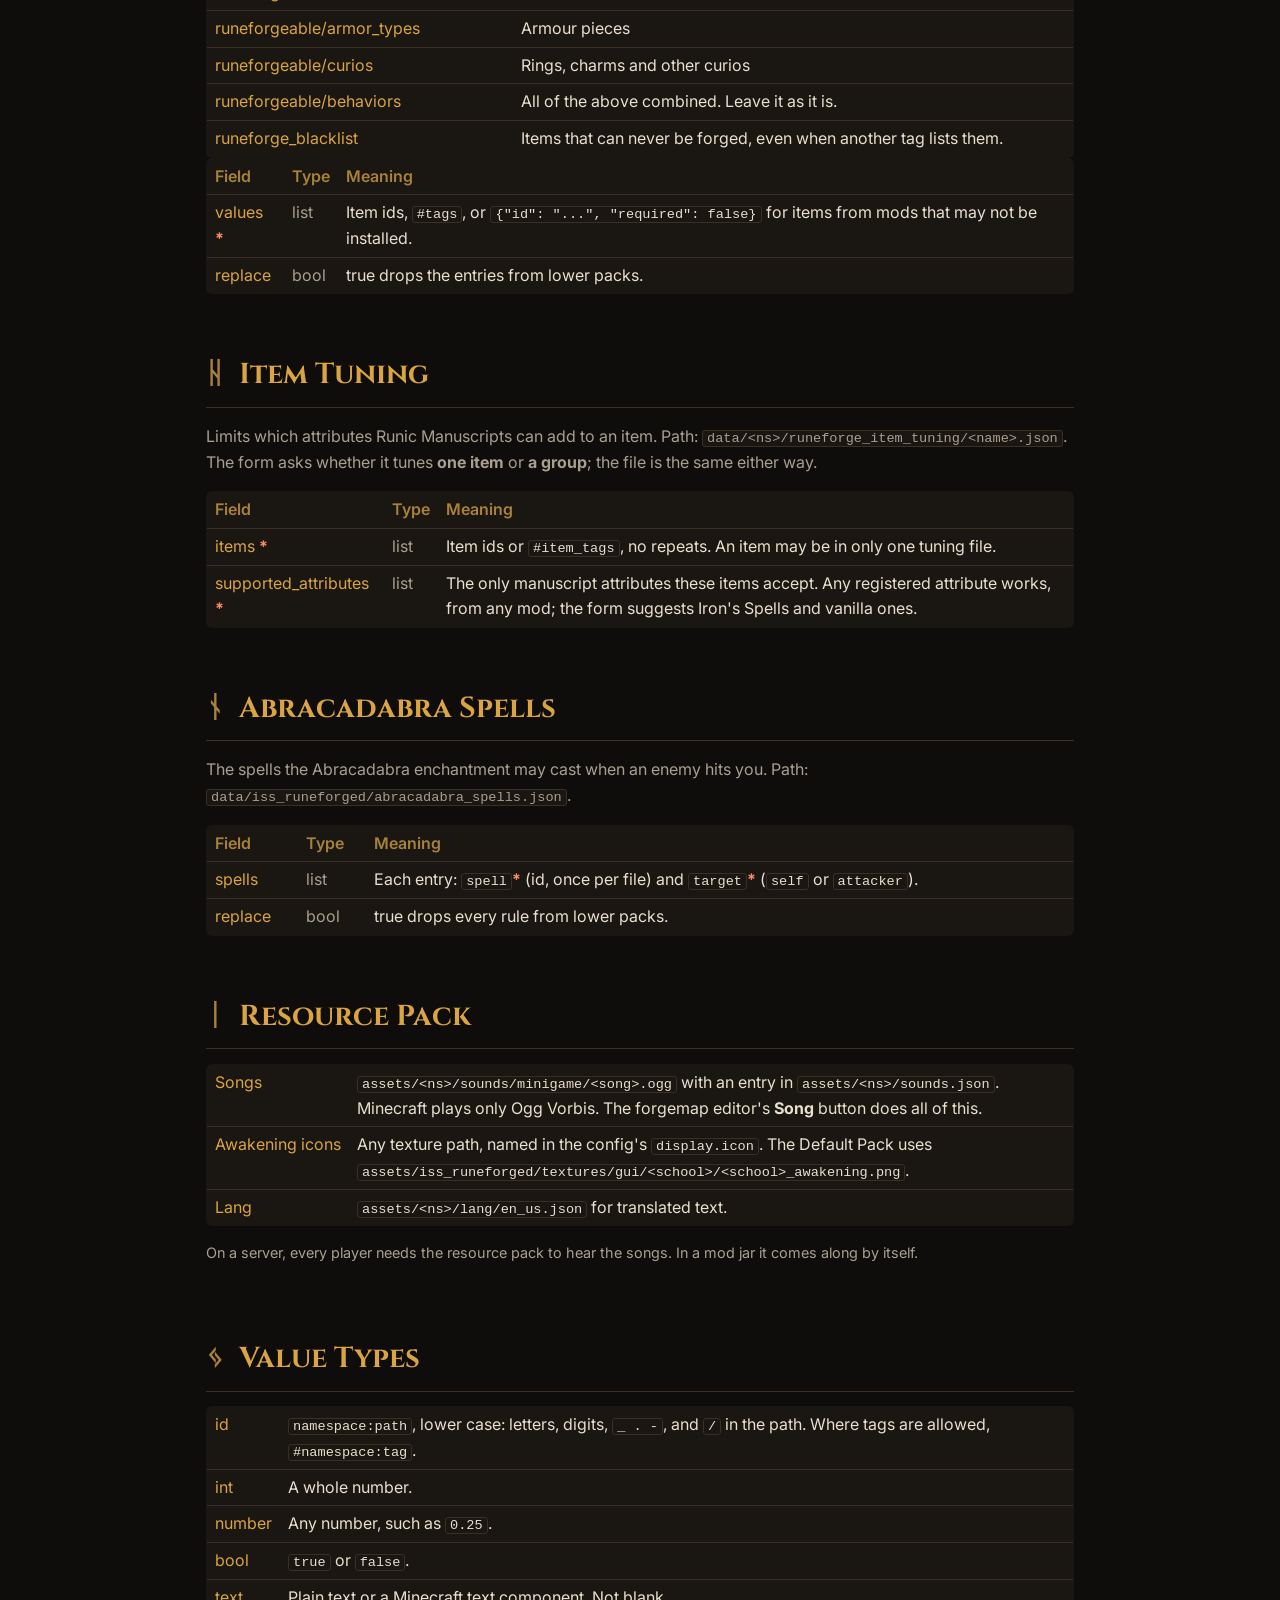
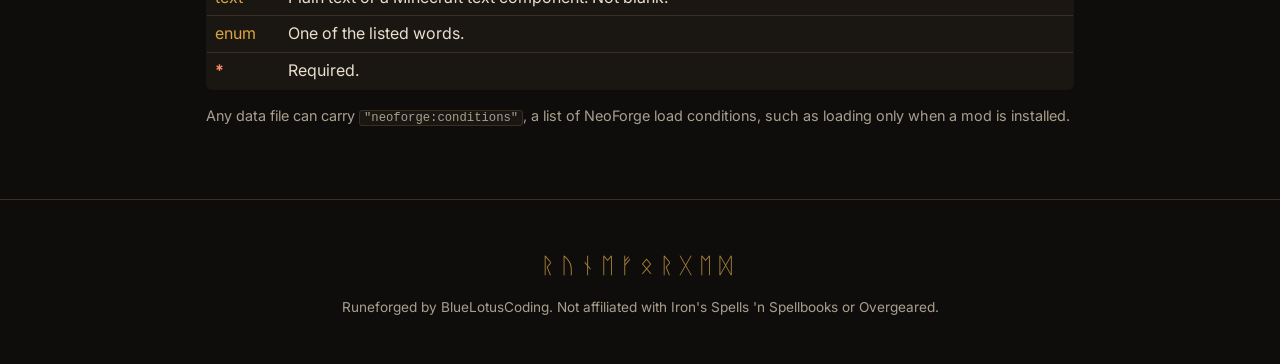
<file: pack-editor.html>
<!doctype html>
<html lang="en">
<head>
<meta charset="utf-8">
<meta name="viewport" content="width=device-width, initial-scale=1">
<title>Runeforged Pack Editor</title>
<meta name="description" content="The Runeforged Pack Editor: every screen, file type, field and rule.">
<link rel="icon" href="img/runesmith_rune.png">
<link rel="preconnect" href="https://fonts.googleapis.com">
<link href="https://fonts.googleapis.com/css2?family=Cinzel:wght@500;700&family=Inter:wght@400;600&display=swap" rel="stylesheet">
<link rel="stylesheet" href="style.css">
</head>
<body>
<header class="hero small">
  <img class="circle" src="img/seal_gold.png" alt="">
  <div class="hero-text">
    <h1>Pack Editor</h1>
    <p class="tag">Build a whole Runeforged pack in your browser. Every file type, every field, every rule.</p>
    <p class="badges"><a class="btn" href="editor/">Open the editor</a><a class="btn" href="index.html">← Wiki</a></p>
  </div>
</header>

<nav class="toc" aria-label="Contents">
  <a href="#start">Start</a>
  <a href="#window">The Window</a>
  <a href="#ids">Your Ids</a>
  <a href="#export">Export</a>
  <a href="#awakening">Awakening</a>
  <a href="#forgemaps">Forgemaps</a>
  <a href="#tags">Forging Tags</a>
  <a href="#tuning">Item Tuning</a>
  <a href="#abracadabra">Abracadabra</a>
  <a href="#resources">Resources</a>
  <a href="#notation">Value Types</a>
</nav>

<main>
<section id="start">
  <h2><span class="r">ᚠ</span> How Packs Work</h2>
  <p>Runeforged is the engine. Everything it forges, plays and awakens comes from packs. The <b>Runeforged Default Pack</b> installs with the mod and holds the full set. Your pack loads after it, so your files win.</p>
  <div class="card">
    <ol>
      <li><b>New pack</b>: give it a name, a namespace (lower case, such as <code>my_pack</code>) and a Minecraft version.</li>
      <li><b>Start from</b>:
        <ul>
          <li><b>Blank</b>: empty folders. You can add a music folder and the Abracadabra file.</li>
          <li><b>Elemental lineup</b>: a copy of the Default Pack's awakening configs for the 8 Iron's Spells schools, plus its forging tags, ready to change. A second window picks the forgemap <b>difficulty</b> (Novice to God of Runesmithing) and either <b>From my songs</b> (drop <code>.ogg</code> files; each school gets one map per tier for all three minigames, built on the song's beats) or <b>Empty</b>.</li>
        </ul></li>
      <li>Add files from the tree on the left. Each file opens as a form.</li>
      <li>Fix the red problems on the right. They lock Export.</li>
      <li><b>Export ▾ → Mod jar</b>, then drop the jar in <code>mods</code>.</li>
    </ol>
    <p class="note">Your work is saved in the browser as you go and comes back when you reopen the page.</p>
  </div>
</section>

<section id="window">
  <h2><span class="r">ᚢ</span> The Window</h2>
  <div class="cols">
    <div class="card"><h4>Tree (left)</h4>
      <p>Two packs. The <b>data pack</b> holds <code>pack.mcmeta</code> and <code>data/</code>. The <b>resource pack</b> holds <code>assets/</code> (songs, sounds, textures, lang). A label beside each folder names its type.</p>
      <p><b>Add a resource pack</b> sits below the tree, or right-click the data pack.</p>
    </div>
    <div class="card"><h4>Files and folders</h4>
      <p>Right-click for New file, New folder, Import files here, Rename, Cut, Copy, Paste, Duplicate and Delete. Drag to move.</p>
      <p>A file's type follows its folder, so moving a file changes which editor opens it.</p>
    </div>
  </div>
  <div class="cols" style="margin-top:16px">
    <div class="card"><h4>Editors (middle)</h4>
      <p>Awakening configs, item tuning, Abracadabra and item tags open as forms with a <b>Raw JSON</b> toggle. Forgemaps open the chart editor. Other text files open as plain text; images and sounds are kept as they are.</p>
    </div>
    <div class="card"><h4>Problems (right)</h4>
      <p>Live checks that match the game's loader. Click a problem to jump to its field or note. Red problems lock Export. The game also checks ids against what is installed, which the page can't see, so ids are only checked for shape.</p>
    </div>
  </div>
  <p class="note">Drag a panel's edge to resize it; double-click the edge to fold it. Hover any field or button for a tooltip. <b>Import</b> (or drop a file on the page) opens a pack zip or mod jar, or merges it into the open pack (same-path files are replaced). Any other file goes into the selected folder.</p>
</section>

<section id="ids">
  <h2><span class="r">ᚦ</span> Ids From Your Game</h2>
  <div class="card">
    <p>In game, with cheats or op, run <code>/runeforged dump</code>. It writes <code>runeforged/editor_dump.zip</code> in the game folder (click the path in chat to open it). Import that zip in the editor.</p>
    <p>The zip lists every item, item tag, spell, school, attribute, effect, sound, simple particle, enchantment and function in your modpack. A summary shows how many items of each kind are <b>forgeable</b> and how many <b>can be made forgeable</b>. Item fields then offer only gear, forgeable items first. Typed ids that aren't listed still work.</p>
  </div>
</section>

<section id="export">
  <h2><span class="r">ᚨ</span> Export</h2>
  <table class="card">
    <tr><td>Mod jar</td><td>One plug-and-play jar holding both packs. It asks for a mod id, name, version, author, description and license. Drop it in <code>mods</code>; it loads in every world with no <code>/reload</code>, after the Default Pack. Import reads the jar back.</td></tr>
    <tr><td>Data pack + resource pack</td><td><code>&lt;ns&gt;_data.zip</code> for a world's <code>datapacks</code> folder, and <code>&lt;ns&gt;_resources.zip</code> for <code>resourcepacks</code> (only when the pack has one). A global datapack mod such as Global Packs can load them in every world.</td></tr>
  </table>
  <p class="note">Empty folders are not exported. Every exported file needs <code>pack.mcmeta</code>: <code>pack_format</code> (48 for data, 34 for resources on 1.21.1) and a <code>description</code>.</p>
</section>

<section id="replacing">
  <h2><span class="r">ᚱ</span> Replacing The Default Pack</h2>
  <div class="card">
    <ul>
      <li><b>Awakening configs</b>: one per school and behaviour. Yours replaces the Default Pack's for the same school and behaviour, whatever its file name. Two of your own files for the same pair is an error.</li>
      <li><b>Forgemaps</b>: maps add to the pool. To replace one, use the same path: <code>data/iss_runeforged/forgemaps/&lt;name&gt;.json</code>.</li>
      <li><b>Tags</b>: entries merge with the Default Pack's. <code>"replace": true</code> throws the lower ones away.</li>
      <li><b>Abracadabra</b>: rules merge. <code>"replace": true</code> drops every rule from lower packs.</li>
      <li><b>Item tuning</b>: one item may be in only one tuning file.</li>
    </ul>
  </div>
</section>

<section id="awakening">
  <h2><span class="r">ᚲ</span> Awakening Configs</h2>
  <p class="lead">What a school does when Runic Awakening wakes a forged item. Path: <code>data/&lt;ns&gt;/awakening_configs/&lt;school&gt;/&lt;behavior&gt;.json</code>.</p>

  <h3>Top level</h3>
  <table class="card schema">
    <tr><th>Field</th><th>Type</th><th>Meaning</th></tr>
    <tr><td>school <b class="req">*</b></td><td>id</td><td>Full school id, such as <code>irons_spellbooks:fire</code> or <code>iss_runeforged:runesmith</code>.</td></tr>
    <tr><td>behavior <b class="req">*</b></td><td>enum</td><td>Which forged items this covers: <code>melee</code>, <code>projectile</code>, <code>spell_casting</code>, <code>shield</code>, <code>armor</code>, <code>curio</code>.</td></tr>
    <tr><td>matching_rune <b class="req">*</b></td><td>id</td><td>Rune item that pays for activation, such as <code>irons_spellbooks:fire_rune</code>.</td></tr>
    <tr><td>activation <b class="req">*</b></td><td>object</td><td>Cost, duration and cooldown. See below.</td></tr>
    <tr><td>triggers <b class="req">*</b></td><td>list</td><td>At least one trigger: an event and the actions it runs.</td></tr>
    <tr><td>conditions</td><td>object</td><td><code>required_item_tags</code>: the forged item must be in every tag listed.</td></tr>
    <tr><td>display <b class="req">*</b></td><td>object</td><td>Text and icon on the awakening screen. See below.</td></tr>
  </table>

  <h3>activation</h3>
  <table class="card schema">
    <tr><th>Field</th><th>Type</th><th>Meaning</th></tr>
    <tr><td>mana_cost <b class="req">*</b></td><td>int ≥ 0</td><td>Mana paid when awakening starts.</td></tr>
    <tr><td>mana_cost_per_tick</td><td>int ≥ 0</td><td>Mana drained every tick while awake. Default 0.</td></tr>
    <tr><td>health_cost</td><td>number ≥ 0</td><td>Health paid when awakening starts. Default 0.</td></tr>
    <tr><td>consume_offhand_rune <b class="req">*</b></td><td>bool</td><td>true uses up the matching rune held in the off hand.</td></tr>
    <tr><td>duration_ticks <b class="req">*</b></td><td>int &gt; 0</td><td>How long it stays awake. 20 ticks = 1 second.</td></tr>
    <tr><td>cooldown_ticks <b class="req">*</b></td><td>int ≥ 0</td><td>Wait before it can wake again.</td></tr>
  </table>

  <h3>Events and who can be hit</h3>
  <table class="card schema">
    <tr><th>event</th><th>When</th><th>Allowed targets</th></tr>
    <tr><td>on_activate</td><td>Awakening starts</td><td>self</td></tr>
    <tr><td>on_deactivate</td><td>Awakening ends</td><td>self</td></tr>
    <tr><td>on_hit</td><td>You hit an enemy</td><td>self, target, attacker</td></tr>
    <tr><td>on_kill</td><td>You kill an enemy</td><td>self, target, attacker</td></tr>
    <tr><td>on_cast</td><td>You cast a spell</td><td>self, attacker</td></tr>
    <tr><td>on_damage_taken</td><td>You are hurt</td><td>self, attacker</td></tr>
    <tr><td>on_block</td><td>Your shield blocks</td><td>self, attacker</td></tr>
  </table>
  <p class="note"><code>target</code> is the enemy you hit or killed, <code>attacker</code> is whoever hurt you, <code>self</code> is you. An action's <code>target</code> defaults to <code>target</code>, so on <code>on_cast</code>, <code>on_damage_taken</code> and <code>on_block</code> set it yourself. Applies to actions that hit a living thing: apply_effect, apply_knockback, bonus_school_damage, cast_spell, ignite, spell_bleed.</p>

  <h3>Actions</h3>
  <p>Each action has a <code>type</code> and its own fields. Fields not marked <b class="req">*</b> are optional; the default is in brackets.</p>
  <table class="card schema">
    <tr><th>type</th><th>Fields</th><th>Does</th></tr>
    <tr><td>apply_effect</td><td><code>effect</code><b class="req">*</b> id, <code>duration_ticks</code> &gt; 0 [100], <code>amplifier</code> 0–255 [0], <code>target</code></td><td>Gives a potion effect. Amplifier 0 = level I.</td></tr>
    <tr><td>bonus_school_damage</td><td><code>amount</code> &gt; 0, <code>additional_hits</code> 1–20 [1], <code>target</code></td><td>Extra damage of the item's school. Without <code>amount</code> it deals 15% of the hit (at least 0.5).</td></tr>
    <tr><td>apply_knockback</td><td><code>strength</code> ≥ 0 [0.4], <code>target</code></td><td>Pushes the target away.</td></tr>
    <tr><td>ignite</td><td><code>seconds</code><b class="req">*</b> 0–600, <code>target</code></td><td>Sets the target on fire.</td></tr>
    <tr><td>spell_bleed</td><td><code>percent_max_hp</code><b class="req">*</b> 0–1, <code>seconds</code><b class="req">*</b> 0–600, <code>max_stacks</code> 1–100 [1], <code>max_damage_per_tick</code> &gt; 0, <code>target</code></td><td>Bleeds a fraction of max health each second, per stack. <code>max_damage_per_tick</code> caps it.</td></tr>
    <tr><td>cast_spell</td><td><code>spell</code><b class="req">*</b> id, <code>spell_level</code> ≥ 1 [1], <code>target</code></td><td>Casts a spell, such as <code>irons_spellbooks:firebolt</code>.</td></tr>
    <tr><td>apply_attribute</td><td><code>attribute</code><b class="req">*</b> id, <code>amount</code><b class="req">*</b> not 0</td><td>Adds to an attribute while awake. Only on <code>on_activate</code>; removed when awakening ends.</td></tr>
    <tr><td>mana_vampirism</td><td><code>percent</code><b class="req">*</b> 0–1</td><td>Gives back this fraction of damage as mana.</td></tr>
    <tr><td>spell_vamp</td><td><code>percent</code><b class="req">*</b> 0–1</td><td>Heals this fraction of the damage dealt.</td></tr>
    <tr><td>particle_effect</td><td><code>particle</code><b class="req">*</b> id, <code>count</code> 1–1000 [10], <code>speed</code> ≥ 0 [0.02], <code>target</code></td><td>Shows particles. Only simple particles (no extra options).</td></tr>
    <tr><td>play_sound</td><td><code>sound</code><b class="req">*</b> id, <code>volume</code> &gt; 0 [1], <code>pitch</code> 0–2 [1], <code>sound_source</code>, <code>target</code></td><td>Plays a sound. <code>sound_source</code>: master, music, record, weather, block, hostile, neutral, player, ambient, voice.</td></tr>
    <tr><td>run_command</td><td><code>command</code><b class="req">*</b> text</td><td>Runs a command as the player, with op level 2.</td></tr>
    <tr><td>run_function</td><td><code>function</code><b class="req">*</b> id</td><td>Runs a datapack function, such as <code>my_pack:awaken</code>.</td></tr>
  </table>

  <h3>The <code>if</code> block</h3>
  <p>Any action can carry <code>"if": { ... }</code>. It runs only when every check passes.</p>
  <table class="card schema">
    <tr><td>target_has_effect / target_lacks_effect</td><td>effect id</td></tr>
    <tr><td>target_burning</td><td>true or false</td></tr>
    <tr><td>target_in_tag / target_not_in_tag</td><td>entity type tag, such as <code>minecraft:undead</code></td></tr>
    <tr><td>self_has_effect</td><td>effect id</td></tr>
    <tr><td>chance</td><td>more than 0, at most 1. 0.25 = 25%.</td></tr>
  </table>

  <h3>display</h3>
  <table class="card schema">
    <tr><td>title <b class="req">*</b></td><td>Name on the awakening screen.</td></tr>
    <tr><td>description_active <b class="req">*</b></td><td>Shown while awake.</td></tr>
    <tr><td>description_inactive <b class="req">*</b></td><td>Shown while asleep.</td></tr>
    <tr><td>icon</td><td>Texture path, such as <code>iss_runeforged:textures/gui/fire/fire_awakening.png</code>. Put the image in your resource pack.</td></tr>
  </table>

  <details class="card"><summary>Example: the Default Pack's fire melee</summary>
<pre><code>{
  "school": "irons_spellbooks:fire",
  "behavior": "melee",
  "matching_rune": "irons_spellbooks:fire_rune",
  "activation": { "mana_cost": 55, "consume_offhand_rune": true,
                  "duration_ticks": 300, "cooldown_ticks": 400 },
  "triggers": [
    { "event": "on_activate", "actions": [
        { "type": "play_sound", "sound": "minecraft:item.firecharge.use", "sound_source": "player" },
        { "type": "particle_effect", "particle": "minecraft:flame", "count": 20 } ] },
    { "event": "on_hit", "actions": [
        { "type": "ignite", "seconds": 4 },
        { "type": "bonus_school_damage", "amount": 4 },
        { "type": "bonus_school_damage", "amount": 6, "if": { "target_burning": true } } ] }
  ],
  "display": {
    "title": "Fire Awakening",
    "description_active": "Hits ignite. Burning foes take extra fire damage.",
    "description_inactive": "Press the awakening key to awaken the fire runes.",
    "icon": "iss_runeforged:textures/gui/fire/fire_awakening.png"
  }
}</code></pre>
  </details>
</section>

<section id="forgemaps">
  <h2><span class="r">ᚷ</span> Forgemaps</h2>
  <p class="lead">The anvil minigame charts. Path: <code>data/&lt;ns&gt;/forgemaps/&lt;name&gt;.json</code>. The anvil picks a map for the hammer's tier and the item's school; maps for that exact school come first, then maps with school <code>none</code>. Several matches are picked at random by <code>weight</code>.</p>

  <h3>The chart editor</h3>
  <div class="card">
    <ul>
      <li>Click to place a note, drag to move it or to set a slider's or hold's length. Right-click or Delete removes it.</li>
      <li>Mouse wheel scrubs; Ctrl+wheel zooms the vertical charts. Space plays. Ctrl+Z / Ctrl+Y undo and redo.</li>
      <li><b>Song</b> loads an <code>.ogg</code> into <code>assets/</code>, adds its <code>sounds.json</code> entry, sets the map's <code>music_track</code>, draws its waveform and sets the BPM from its beats. BPM and snap stay in the editor; they are not exported.</li>
      <li>In Catch the Rune, drops are blue when reachable, amber when they need a dash and red when they can't be reached.</li>
    </ul>
  </div>

  <h3>Top level</h3>
  <table class="card schema">
    <tr><th>Field</th><th>Type</th><th>Meaning</th></tr>
    <tr><td>tier <b class="req">*</b></td><td>int 0–4</td><td>Hammer mastery tier: Novice, Adept, Expert, Master, Grandmaster.</td></tr>
    <tr><td>school <b class="req">*</b></td><td>text</td><td><code>none</code> or a full school id such as <code>irons_spellbooks:fire</code>.</td></tr>
    <tr><td>name <b class="req">*</b></td><td>text</td><td>Shown in game. Not blank.</td></tr>
    <tr><td>mode</td><td>enum</td><td><code>standard</code> (Rune Forging, default), <code>catch</code> (Catch the Rune), <code>lanes</code> (Runic Lanes).</td></tr>
    <tr><td>total_hits <b class="req">*</b></td><td>int</td><td>Must equal the judged notes: standard = primary + 2 × slider; catch = drops; lanes = tap + 2 × hold. Support notes don't count.</td></tr>
    <tr><td>approach_ms <b class="req">*</b></td><td>int &gt; 0</td><td>How long a note takes to arrive, in milliseconds.</td></tr>
    <tr><td>notes <b class="req">*</b></td><td>list</td><td>At least one judged note, sorted by time.</td></tr>
    <tr><td>music_track</td><td>id</td><td>Sound event of the song, such as <code>my_pack:minigame/my_song</code>. Blank plays silently.</td></tr>
    <tr><td>music_offset_ms</td><td>int ≥ 0</td><td>Shifts the music. Doesn't change scoring.</td></tr>
    <tr><td>weight</td><td>int 1–1000</td><td>Chance against other maps for the same tier and school. Default 1.</td></tr>
    <tr><td>catch</td><td>object</td><td>Catch the Rune only: <code>bar_width</code> 0.05–0.9, <code>bar_speed</code> 0.1–4, <code>dash_multiplier</code> 1–4.</td></tr>
    <tr><td>scoring_config <b class="req">*</b></td><td>object</td><td>Points and grade thresholds. See below.</td></tr>
  </table>

  <h3>Notes</h3>
  <table class="card schema">
    <tr><th>Field</th><th>Type</th><th>Meaning</th></tr>
    <tr><td>id <b class="req">*</b></td><td>text</td><td>Unique in the map.</td></tr>
    <tr><td>type <b class="req">*</b></td><td>enum</td><td>standard: <code>primary</code>, <code>support</code>, <code>slider</code>. catch: <code>drop</code>, <code>support</code>. lanes: <code>tap</code>, <code>hold</code>.</td></tr>
    <tr><td>spawn_time_ms <b class="req">*</b></td><td>int ≥ 0</td><td>When the note is hit. Never earlier than the note before it.</td></tr>
    <tr><td>hit_window_ms <b class="req">*</b></td><td>int &gt; 0</td><td>How long the note can be hit.</td></tr>
    <tr><td>position</td><td>{x, y}</td><td>0.0–1.0 across the board. Needed outside lanes mode; y defaults to 0.5.</td></tr>
    <tr><td>slider_end</td><td>{x, y}</td><td>Sliders only, required. Where the slider ends.</td></tr>
    <tr><td>slider_duration_ms</td><td>int &gt; 0</td><td>Sliders only, required. Travel time start to end.</td></tr>
    <tr><td>slider_path_points</td><td>list of {x, y}</td><td>Sliders only. Curve points, at most 256.</td></tr>
    <tr><td>lane</td><td>int 0–3</td><td>Lanes mode only, required there. Notes in one lane must not overlap.</td></tr>
    <tr><td>hold_ms</td><td>int &gt; 0</td><td>Hold notes only, required there.</td></tr>
  </table>

  <h3>scoring_config</h3>
  <table class="card schema">
    <tr><td>perfect, good, miss, support_hit <b class="req">*</b></td><td>Whole-number points for each result.</td></tr>
    <tr><td>support_miss <b class="req">*</b></td><td>Points for a missed support note (a number).</td></tr>
    <tr><td>speed <b class="req">*</b></td><td><code>approach_multiplier</code> 0.1–4 (scales <code>approach_ms</code>), <code>response_window_ms</code> 1–5000, <code>weight</code> 0–1.</td></tr>
    <tr><td>scale <b class="req">*</b></td><td><code>action_radius_multiplier</code> and <code>support_radius_multiplier</code> 0.25–2 (note sizes), <code>weight</code> 0–1.</td></tr>
    <tr><td>accuracy <b class="req">*</b></td><td><code>perfect_window_ms</code> and <code>good_window_ms</code> 1–5000 (perfect ≤ good), <code>weight</code> 0–1.</td></tr>
    <tr><td>quality_thresholds <b class="req">*</b></td><td><code>uncommon</code>, <code>rare</code>, <code>epic</code>, <code>legendary</code>, <code>myth</code>: score 0–100 needed for each grade, ascending.</td></tr>
  </table>
  <p class="note">The speed, scale and accuracy weights must add up to 1.0. Times are always milliseconds; the old <code>_ticks</code> keys are rejected.</p>
</section>

<section id="tags">
  <h2><span class="r">ᚹ</span> Forging Tags</h2>
  <p class="lead">Which items the anvil can forge, and as what. Path: <code>data/iss_runeforged/tags/item/runeforgeable/&lt;name&gt;.json</code>. Entries merge with the Default Pack's.</p>
  <table class="card schema">
    <tr><th>Tag</th><th>Forges as</th></tr>
    <tr><td>runeforgeable/melee</td><td>Swords, axes and other melee weapons</td></tr>
    <tr><td>runeforgeable/projectile_types</td><td>Bows, crossbows and guns</td></tr>
    <tr><td>runeforgeable/spell_casting_types</td><td>Staffs, wands and spell books</td></tr>
    <tr><td>runeforgeable/shields</td><td>Shields</td></tr>
    <tr><td>runeforgeable/armor_types</td><td>Armour pieces</td></tr>
    <tr><td>runeforgeable/curios</td><td>Rings, charms and other curios</td></tr>
    <tr><td>runeforgeable/behaviors</td><td>All of the above combined. Leave it as it is.</td></tr>
    <tr><td>runeforge_blacklist</td><td>Items that can never be forged, even when another tag lists them.</td></tr>
  </table>
  <table class="card schema">
    <tr><th>Field</th><th>Type</th><th>Meaning</th></tr>
    <tr><td>values <b class="req">*</b></td><td>list</td><td>Item ids, <code>#tags</code>, or <code>{"id": "...", "required": false}</code> for items from mods that may not be installed.</td></tr>
    <tr><td>replace</td><td>bool</td><td>true drops the entries from lower packs.</td></tr>
  </table>
</section>

<section id="tuning">
  <h2><span class="r">ᚺ</span> Item Tuning</h2>
  <p class="lead">Limits which attributes Runic Manuscripts can add to an item. Path: <code>data/&lt;ns&gt;/runeforge_item_tuning/&lt;name&gt;.json</code>. The form asks whether it tunes <b>one item</b> or <b>a group</b>; the file is the same either way.</p>
  <table class="card schema">
    <tr><th>Field</th><th>Type</th><th>Meaning</th></tr>
    <tr><td>items <b class="req">*</b></td><td>list</td><td>Item ids or <code>#item_tags</code>, no repeats. An item may be in only one tuning file.</td></tr>
    <tr><td>supported_attributes <b class="req">*</b></td><td>list</td><td>The only manuscript attributes these items accept. Any registered attribute works, from any mod; the form suggests Iron's Spells and vanilla ones.</td></tr>
  </table>
</section>

<section id="abracadabra">
  <h2><span class="r">ᚾ</span> Abracadabra Spells</h2>
  <p class="lead">The spells the Abracadabra enchantment may cast when an enemy hits you. Path: <code>data/iss_runeforged/abracadabra_spells.json</code>.</p>
  <table class="card schema">
    <tr><th>Field</th><th>Type</th><th>Meaning</th></tr>
    <tr><td>spells</td><td>list</td><td>Each entry: <code>spell</code><b class="req">*</b> (id, once per file) and <code>target</code><b class="req">*</b> (<code>self</code> or <code>attacker</code>).</td></tr>
    <tr><td>replace</td><td>bool</td><td>true drops every rule from lower packs.</td></tr>
  </table>
</section>

<section id="resources">
  <h2><span class="r">ᛁ</span> Resource Pack</h2>
  <table class="card">
    <tr><td>Songs</td><td><code>assets/&lt;ns&gt;/sounds/minigame/&lt;song&gt;.ogg</code> with an entry in <code>assets/&lt;ns&gt;/sounds.json</code>. Minecraft plays only Ogg Vorbis. The forgemap editor's <b>Song</b> button does all of this.</td></tr>
    <tr><td>Awakening icons</td><td>Any texture path, named in the config's <code>display.icon</code>. The Default Pack uses <code>assets/iss_runeforged/textures/gui/&lt;school&gt;/&lt;school&gt;_awakening.png</code>.</td></tr>
    <tr><td>Lang</td><td><code>assets/&lt;ns&gt;/lang/en_us.json</code> for translated text.</td></tr>
  </table>
  <p class="note">On a server, every player needs the resource pack to hear the songs. In a mod jar it comes along by itself.</p>
</section>

<section id="notation">
  <h2><span class="r">ᛃ</span> Value Types</h2>
  <table class="card schema">
    <tr><td>id</td><td><code>namespace:path</code>, lower case: letters, digits, <code>_ . -</code>, and <code>/</code> in the path. Where tags are allowed, <code>#namespace:tag</code>.</td></tr>
    <tr><td>int</td><td>A whole number.</td></tr>
    <tr><td>number</td><td>Any number, such as <code>0.25</code>.</td></tr>
    <tr><td>bool</td><td><code>true</code> or <code>false</code>.</td></tr>
    <tr><td>text</td><td>Plain text or a Minecraft text component. Not blank.</td></tr>
    <tr><td>enum</td><td>One of the listed words.</td></tr>
    <tr><td><b class="req">*</b></td><td>Required.</td></tr>
  </table>
  <p class="note">Any data file can carry <code>"neoforge:conditions"</code>, a list of NeoForge load conditions, such as loading only when a mod is installed.</p>
</section>
</main>
<footer>
  <span class="r">ᚱᚢᚾᛖᚠᛟᚱᚷᛖᛞ</span>
  <p>Runeforged by BlueLotusCoding. Not affiliated with Iron's Spells 'n Spellbooks or Overgeared.</p>
</footer>
</body>
</html>
</file>
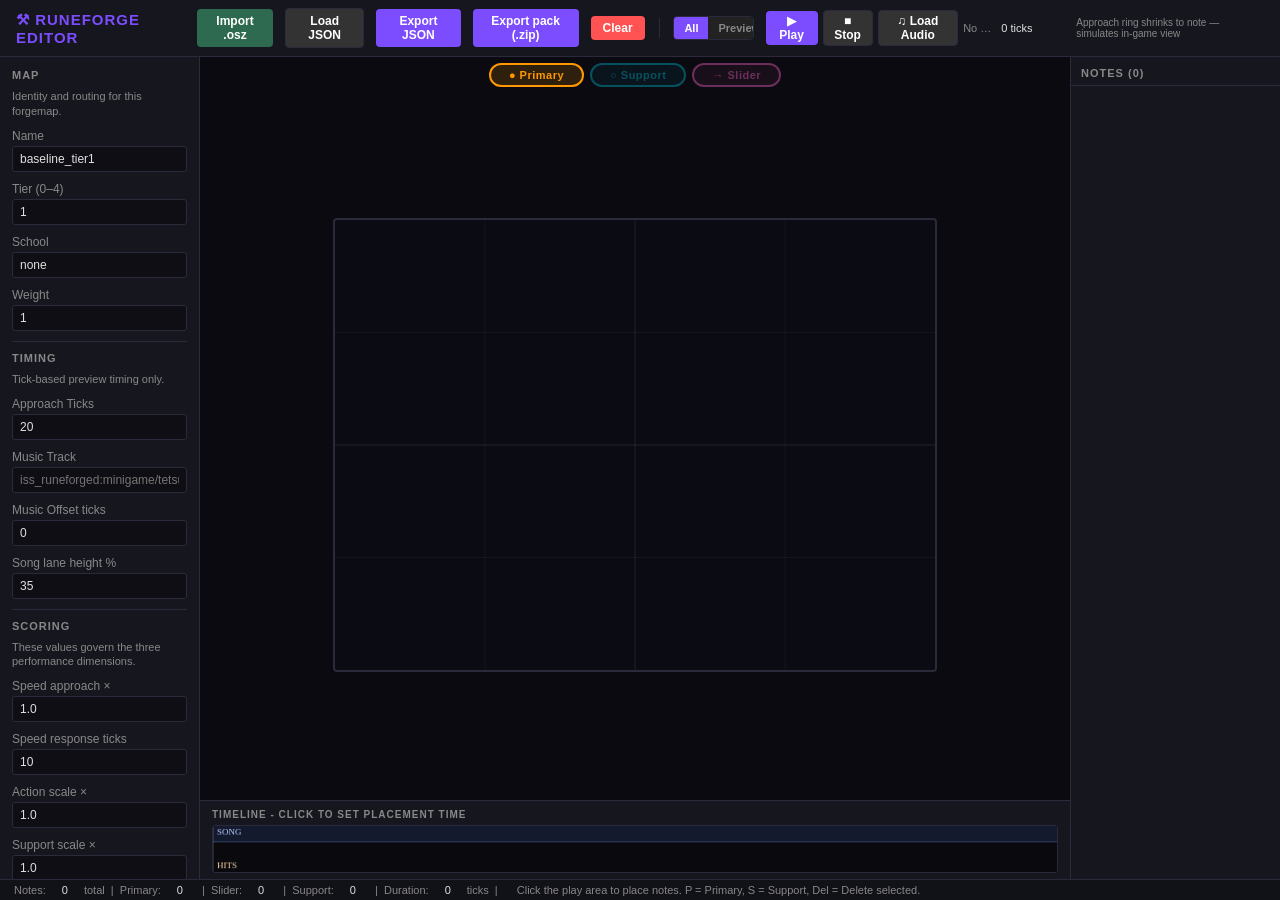
<file: editor/forgemap.html>
<!DOCTYPE html>
<html lang="en">
<head>
  <meta charset="UTF-8" />
  <meta name="viewport" content="width=device-width, initial-scale=1.0" />
  <title>Runeforge Forgemap Editor</title>
  <style>
    :root {
      --bg: #0e0e14;
      --panel: #16161f;
      --border: #2a2a3a;
      --accent: #7c4dff;
      --accent2: #ff5252;
      --support: #00bcd4;
      --text: #e0e0e0;
      --text-dim: #888;
      --primary-note: #ff9800;
      --approach-ring: rgba(255,152,0,0.25);
      --support-note: #00bcd4;
      --approach-ring-s: rgba(0,188,212,0.20);
    }
    * { box-sizing: border-box; margin: 0; padding: 0; }
    body { background: var(--bg); color: var(--text); font-family: 'Segoe UI', sans-serif; font-size: 13px; height: 100vh; display: flex; flex-direction: column; overflow: hidden; }

    /* ── Header ───────────────────────────────────────────── */
    header { display: flex; align-items: center; gap: 12px; padding: 8px 16px; background: var(--panel); border-bottom: 1px solid var(--border); flex-shrink: 0; }
    header h1 { font-size: 15px; font-weight: 600; letter-spacing: 1px; color: var(--accent); }
    .header-spacer { flex: 1; }
    button { background: var(--accent); color: #fff; border: none; padding: 5px 12px; border-radius: 4px; cursor: pointer; font-size: 12px; font-weight: 600; transition: opacity .15s; }
    button:hover { opacity: .85; }
    button.danger { background: var(--accent2); }
    button.secondary { background: #333; border: 1px solid var(--border); }
    button.osz { background: #2d6a4f; }

    /* ── Main Layout ──────────────────────────────────────── */
      .view-toggle { display: flex; gap: 0; border-radius: 4px; overflow: hidden; border: 1px solid var(--border); }
      .view-toggle button { border-radius: 0; border: none; padding: 5px 10px; font-size: 11px; background: #222; color: var(--text-dim); }
      .view-toggle button.active { background: var(--accent); color: #fff; }
      .time-scrubber { display: flex; align-items: center; gap: 5px; font-size: 11px; color: var(--text-dim); }
      .time-scrubber input[type=range] { width: 120px; accent-color: var(--accent); cursor: pointer; }

      /* ── Main Layout ──────────────────────────────────────── */
    .main { display: flex; flex: 1; overflow: hidden; }

    /* ── Left Panel: Meta ─────────────────────────────────── */
    .panel { background: var(--panel); border-right: 1px solid var(--border); padding: 12px; display: flex; flex-direction: column; gap: 10px; width: 200px; flex-shrink: 0; overflow-y: auto; }
    .panel h2 { font-size: 11px; text-transform: uppercase; letter-spacing: 1px; color: var(--text-dim); margin-bottom: 2px; }
    .section-help { color: var(--text-dim); font-size: 11px; line-height: 1.35; margin-top: -4px; }
    label { display: flex; flex-direction: column; gap: 3px; font-size: 12px; color: var(--text-dim); }
    input, select, textarea { background: #0e0e14; border: 1px solid var(--border); color: var(--text); padding: 5px 7px; border-radius: 3px; font-size: 12px; width: 100%; }
    input:focus, select:focus, textarea:focus { outline: 1px solid var(--accent); }
    .divider { border: none; border-top: 1px solid var(--border); }
    .schema-status { font-size: 11px; margin-top: 4px; }
    .schema-status.ok { color: #67d36f; }
    .schema-status.bad { color: #ff6b6b; }
    .schema-errors { margin: 6px 0 0 14px; padding: 0; color: #ff9b9b; font-size: 11px; line-height: 1.4; max-height: 120px; overflow-y: auto; }

    /* ── Center: Canvas + Timeline ───────────────────────── */
    .center { flex: 1; display: flex; flex-direction: column; overflow: hidden; background: #0a0a10; }
    .canvas-wrap { display: flex; justify-content: center; align-items: center; flex: 1; padding: 16px; }
    canvas#play-area { border: 2px solid var(--border); cursor: crosshair; background: #0b0b13; border-radius: 4px; }

    /* Note type toggle */
    .note-type-bar { display: flex; gap: 6px; justify-content: center; padding: 6px 0 2px; flex-shrink: 0; }
    .note-type-btn { padding: 4px 18px; border-radius: 20px; font-size: 11px; font-weight: 700; letter-spacing: .5px; cursor: pointer; border: 2px solid transparent; }
    .note-type-btn.primary { background: rgba(255,152,0,.15); color: var(--primary-note); border-color: var(--primary-note); }
    .note-type-btn.support { background: rgba(0,188,212,.15); color: var(--support-note); border-color: var(--support-note); }
    .note-type-btn.slider  { background: rgba(255,100,200,.15); color: #ff64c8; border-color: #ff64c8; }
    .note-type-btn.active { opacity: 1; }
    .note-type-btn:not(.active) { opacity: .4; }

    /* ── Timeline ────────────────────────────────────────── */
    .timeline-section { border-top: 1px solid var(--border); padding: 8px 12px 6px; flex-shrink: 0; background: var(--panel); }
    .timeline-section h3 { font-size: 10px; text-transform: uppercase; letter-spacing: 1px; color: var(--text-dim); margin-bottom: 5px; }
    #timeline { width: 100%; height: 48px; background: #0a0a10; border: 1px solid var(--border); border-radius: 3px; cursor: pointer; display: block; }

    /* ── Right Panel: Notes list ──────────────────────────── */
    .right-panel { width: 210px; flex-shrink: 0; background: var(--panel); border-left: 1px solid var(--border); display: flex; flex-direction: column; overflow: hidden; }
    .right-panel h2 { font-size: 11px; text-transform: uppercase; letter-spacing: 1px; color: var(--text-dim); padding: 10px 10px 6px; border-bottom: 1px solid var(--border); }
    #note-list { flex: 1; overflow-y: auto; }
    .note-item { display: flex; align-items: center; gap: 6px; padding: 5px 8px; border-bottom: 1px solid #1a1a24; cursor: pointer; transition: background .1s; font-size: 11px; }
    .note-item:hover { background: #1e1e2e; }
    .note-item.selected { background: #1e1e3a; }
    .note-dot { width: 10px; height: 10px; border-radius: 50%; flex-shrink: 0; }
    .note-dot.primary { background: var(--primary-note); }
    .note-dot.support { background: var(--support-note); }
    .note-dot.slider  { background: #ff64c8; }
    .note-label { flex: 1; overflow: hidden; text-overflow: ellipsis; white-space: nowrap; }
    .note-del { color: var(--accent2); font-size: 14px; line-height: 1; cursor: pointer; padding: 0 2px; opacity: .5; }
    .note-del:hover { opacity: 1; }

    /* Note edit panel */
    .note-edit { padding: 10px; border-top: 1px solid var(--border); display: flex; flex-direction: column; gap: 7px; }
    .note-edit h3 { font-size: 10px; text-transform: uppercase; letter-spacing: 1px; color: var(--text-dim); }

    /* ── Status bar ──────────────────────────────────────── */
    .status-bar { display: flex; gap: 16px; align-items: center; padding: 4px 14px; background: #111118; border-top: 1px solid var(--border); font-size: 11px; color: var(--text-dim); flex-shrink: 0; }
    .status-bar span { color: var(--text); }

    /* ── Modals ──────────────────────────────────────────── */
    .modal-overlay { position: fixed; inset: 0; background: rgba(0,0,0,.7); display: flex; align-items: center; justify-content: center; z-index: 100; }
    .modal-overlay.hidden { display: none; }
    .modal { background: var(--panel); border: 1px solid var(--border); border-radius: 8px; padding: 20px; min-width: 400px; max-width: 640px; max-height: 80vh; display: flex; flex-direction: column; gap: 12px; }
    .modal h2 { font-size: 14px; color: var(--accent); }
    .modal textarea { height: 300px; font-family: monospace; font-size: 11px; resize: vertical; }
    .modal-btns { display: flex; gap: 8px; justify-content: flex-end; }
  </style>
</head>
<body>

<!-- ── Header ─────────────────────────────────────────────── -->
<header>
  <h1>⚒ RUNEFORGE EDITOR</h1>
  <div class="header-spacer"></div>
  <button class="osz" onclick="triggerOszImport()">Import .osz</button>
  <button class="secondary" onclick="loadJSON()">Load JSON</button>
  <button onclick="exportJSON()">Export JSON</button>
  <button onclick="openPackExport()" title="Download a datapack (and a resource pack for your music) ready to drop into Minecraft">Export pack (.zip)</button>
  <button class="danger" onclick="clearAll()">Clear</button>
  <input type="file" id="osz-file-input" accept=".osz,.zip" style="display:none" onchange="handleOszFile(event)" />
      <div style="width:1px;background:var(--border);height:20px;margin:0 2px"></div>
      <div class="view-toggle">
        <button id="btn-view-all" class="active" onclick="setViewMode('all')" title="Show all notes on canvas at once">All</button>
        <button id="btn-view-window" onclick="setViewMode('window')" title="Show only notes near current time — simulates in-game view">Preview</button>
      </div>
      <div class="time-scrubber" id="scrubber-wrap" style="display:none">
        <button id="btn-preview-play" onclick="previewPlayPause()" style="padding:3px 12px;font-size:12px">▶ Play</button>
        <button onclick="previewStop()" style="padding:3px 10px;font-size:12px;background:#333;border:1px solid var(--border)">■ Stop</button>
        <button onclick="triggerMusicImport()" style="padding:3px 10px;font-size:12px;background:#333;border:1px solid var(--border)">♫ Load Audio</button>
        <span id="music-track-label" style="max-width:180px;overflow:hidden;text-overflow:ellipsis;white-space:nowrap;color:var(--text-dim);font-size:11px">No audio</span>
        <span id="preview-time-label" style="min-width:70px;color:var(--text);font-variant-numeric:tabular-nums;font-size:11px">0 ticks</span>
        <span style="color:var(--text-dim);font-size:10px">Approach ring shrinks to note — simulates in-game view</span>
      </div>
      <input type="file" id="osz-file-input" accept=".osz,.zip" style="display:none" onchange="handleOszFile(event)" />
      <input type="file" id="music-file-input" accept="audio/*" style="display:none" onchange="handleMusicFile(event)" />
  <input type="file" id="json-file-input" accept=".json" style="display:none" onchange="handleJsonFile(event)" />
</header>

<!-- ── Main Layout ────────────────────────────────────────── -->
<div class="main">

  <!-- Left panel: metadata -->
  <div class="panel">
    <h2 title="Core map identity used for lookup and organization.">Map</h2>
    <div class="section-help" title="These fields define what the map is called, what tier it targets, and which school id it routes to.">Identity and routing for this forgemap.</div>
    <label title="Human-readable map name used in exports and editor organization.">Name <input id="meta-name" type="text" value="baseline_tier1" /></label>
    <label title="Hammer mastery tier this map plays at. Hammers reach tiers 0 to 4.">Tier (0–4) <input id="meta-tier" type="number" min="0" max="4" step="1" value="1" /></label>
    <label title="Use none for baseline maps. Otherwise enter the full school id, such as irons_spellbooks:fire. School maps play when the hammer is specialized in the same school as the rune.">School
      <input id="meta-school" type="text" list="school-suggestions" value="none" placeholder="none or irons_spellbooks:fire" />
      <datalist id="school-suggestions">
        <option value="none"></option>
        <option value="irons_spellbooks:fire"></option>
        <option value="irons_spellbooks:ice"></option>
        <option value="irons_spellbooks:lightning"></option>
        <option value="irons_spellbooks:holy"></option>
        <option value="irons_spellbooks:ender"></option>
        <option value="irons_spellbooks:blood"></option>
        <option value="irons_spellbooks:evocation"></option>
        <option value="irons_spellbooks:nature"></option>
        <option value="irons_spellbooks:eldritch"></option>
      </datalist>
    </label>
    <label title="When several maps share a tier and school, one is picked at random. A map with weight 3 is picked three times as often as a map with weight 1.">Weight <input id="meta-weight" type="number" min="1" max="1000" step="1" value="1" /></label>

    <hr class="divider" />
  <h2 title="Preview timing hints used by the editor and runtime approach presentation.">Timing</h2>
  <div class="section-help" title="Tick-based only. Approach Ticks affects when rings begin shrinking before the note timing point.">Tick-based preview timing only.</div>
  <label title="How many ticks before the hit moment the approach ring should begin shrinking.">Approach Ticks <input id="meta-approach" type="number" min="5" max="80" value="20" /></label>
  <label title="Music asset path used during runtime. Use namespace:path such as iss_runeforged:minigame/tetsu_uchi_uta.">Music Track <input id="meta-music-track" type="text" value="" placeholder="iss_runeforged:minigame/tetsu_uchi_uta" /></label>
  <label title="Music playback offset in ticks. Positive values delay note alignment against audio.">Music Offset ticks <input id="meta-music-offset" type="number" value="0" /></label>
  <label title="Percent of timeline height used by the top song lane.">Song lane height % <input id="timeline-song-lane" type="number" min="20" max="80" value="35" /></label>

    <hr class="divider" />
  <h2 title="Speed, target scale, accuracy, and rarity thresholds used by the server.">Scoring</h2>
  <div class="section-help" title="Speed changes the approach feel, scale changes the valid target size, and accuracy changes timing strictness.">These values govern the three performance dimensions.</div>
  <label title="Approach speed multiplier. Values above 1 make the approach ring close faster.">Speed approach × <input id="sc-speed-approach" type="number" min="0.1" max="4" step="0.05" value="1.0" /></label>
  <label title="Response window used to score reaction speed.">Speed response ticks <input id="sc-speed-response" type="number" min="1" max="100" value="10" /></label>
  <label title="Action target size multiplier. Values below 1 make targets smaller.">Action scale × <input id="sc-scale-action" type="number" min="0.25" max="2" step="0.05" value="1.0" /></label>
  <label title="Support target size multiplier. Values below 1 make support targets smaller.">Support scale × <input id="sc-scale-support" type="number" min="0.25" max="2" step="0.05" value="1.0" /></label>
  <label title="Timing window for a perfect result.">Perfect window ticks <input id="sc-accuracy-perfect" type="number" min="1" max="100" value="2" /></label>
  <label title="Timing window for a good result.">Good window ticks <input id="sc-accuracy-good" type="number" min="1" max="100" value="4" /></label>
  <label title="Relative weight of reaction speed in the final score.">Speed weight <input id="sc-weight-speed" type="number" min="0" max="1" step="0.05" value="0.3" /></label>
  <label title="Relative weight of target-scale precision in the final score.">Scale weight <input id="sc-weight-scale" type="number" min="0" max="1" step="0.05" value="0.2" /></label>
  <label title="Relative weight of timing accuracy in the final score.">Accuracy weight <input id="sc-weight-accuracy" type="number" min="0" max="1" step="0.05" value="0.5" /></label>
  <label title="Minimum weighted performance score for Uncommon.">Uncommon threshold <input id="sc-threshold-uncommon" type="number" min="0" max="100" value="50" /></label>
  <label title="Minimum weighted performance score for Rare.">Rare threshold <input id="sc-threshold-rare" type="number" min="0" max="100" value="70" /></label>
  <label title="Minimum weighted performance score for Epic.">Epic threshold <input id="sc-threshold-epic" type="number" min="0" max="100" value="85" /></label>
  <label title="Minimum weighted performance score for Legendary.">Legendary threshold <input id="sc-threshold-legendary" type="number" min="0" max="100" value="95" /></label>
  <label title="Minimum weighted performance score for Myth.">Myth threshold <input id="sc-threshold-myth" type="number" min="0" max="100" value="98" /></label>
  <div class="section-help">Feedback points below affect live score popups; rarity uses the weighted dimensions above.</div>
  <label title="Points added for a perfectly timed primary hit.">Perfect <input id="sc-perfect" type="number" value="100" /></label>
  <label title="Points added for a good timed primary hit.">Good <input id="sc-good" type="number" value="50" /></label>
  <label title="Points added or removed for a primary miss.">Miss <input id="sc-miss" type="number" value="-5" /></label>
  <label title="Points added for hitting a support note inside its timing window.">Support Hit <input id="sc-support-hit" type="number" value="25" /></label>
  <label title="Chain modifier penalty applied when a support note is missed.">Support Miss <input id="sc-support-miss" type="number" step="0.1" value="-0.5" /></label>

    <hr class="divider" />
    <h2 title="Runs local structural validation against the current forgemap object.">Schema Check</h2>
    <button class="secondary" onclick="runSchemaCheck()">Validate Now</button>
    <div id="schema-status" class="schema-status">Not validated yet</div>
    <ul id="schema-errors" class="schema-errors"></ul>

    <hr class="divider" />
    <h2 title="Controls used while placing or editing notes on the canvas.">Placement</h2>
    <div class="section-help" title="Place notes at a timeline tick, define their timing window, and optionally auto-step time after each placement.">Author note timing and spacing here.</div>
    <label title="Allowed timing window for the next placed note.">Hit Window ticks <input id="place-window" type="number" min="1" max="40" value="4" /></label>
    <label title="Absolute timeline tick where the next placed note will spawn.">Current time ticks <input id="place-time" type="number" min="0" step="1" value="0" /></label>
    <label title="Toggle whether the placement cursor moves automatically after placing a note.">
      Auto-advance enabled
      <input id="auto-advance-enabled" type="checkbox" />
    </label>
    <label title="How far to move Current time after placing a note.">Auto-advance ticks
      <input id="auto-advance" type="number" min="0" step="1" value="10" />
    </label>
    <small style="color:var(--text-dim);display:block;margin:0;">Use keyboard Arrow keys to move the placement tick; Space toggles preview play/pause.</small>
    <small style="color:var(--text-dim)">Click canvas to place. Time auto-advances after each note when enabled.</small>
  </div>

  <!-- Center: canvas + timeline -->
  <div class="center">
    <div class="note-type-bar">
      <button class="note-type-btn primary active" id="btn-primary" onclick="setNoteType('primary')">● Primary</button>
      <button class="note-type-btn support" id="btn-support" onclick="setNoteType('support')">○ Support</button>
      <button class="note-type-btn slider" id="btn-slider" onclick="setNoteType('slider')">→ Slider</button>
    </div>
    <div class="canvas-wrap">
      <canvas id="play-area" width="600" height="450"></canvas>
    </div>
    <div class="timeline-section">
      <h3 title="Absolute tick timeline. Click anywhere to move the placement cursor.">Timeline - click to set placement time</h3>
      <canvas id="timeline"></canvas>
    </div>
  </div>

  <!-- Right panel: note list + edit -->
  <div class="right-panel">
    <h2>Notes (<span id="note-count">0</span>)</h2>
    <div id="note-list"></div>
    <div class="note-edit" id="note-edit-panel" style="display:none">
      <h3 title="Edit the currently selected note from the list or canvas.">Edit Selected Note</h3>
      <label title="Switch the selected note between required primary and optional support.">Type
        <select id="edit-type">
          <option value="primary">primary</option>
          <option value="support">support</option>
          <option value="slider">slider</option>
        </select>
      </label>
      <label title="Absolute tick where this note should become active.">Spawn time ticks <input id="edit-time" type="number" min="0" /></label>
      <label title="Timing window for hitting this selected note.">Hit window ticks <input id="edit-window" type="number" min="1" max="40" /></label>
      <div id="slider-edit-fields" style="display:none;flex-direction:column;gap:7px">
        <label title="Normalized X position of the slider end circle.">End X (0–1) <input id="edit-slider-end-x" type="number" min="0" max="1" step="0.01" /></label>
        <label title="Normalized Y position of the slider end circle.">End Y (0–1) <input id="edit-slider-end-y" type="number" min="0" max="1" step="0.01" /></label>
        <label title="Ticks the ball takes to travel from start to end.">Duration ticks <input id="edit-slider-duration" type="number" min="1" /></label>
      </div>
      <button onclick="applyNoteEdit()">Apply</button>
      <button class="danger" onclick="deleteSelectedNote()">Delete</button>
    </div>
  </div>

</div>

<!-- Status bar -->
<div class="status-bar">
  Notes: <span id="st-total">0</span> total &nbsp;|&nbsp;
  Primary: <span id="st-primary">0</span> &nbsp;|&nbsp;
  Slider: <span id="st-slider">0</span> &nbsp;|&nbsp;
  Support: <span id="st-support">0</span> &nbsp;|&nbsp;
  Duration: <span id="st-duration">0</span> ticks &nbsp;|&nbsp;
  <span id="st-hint" style="color:var(--text-dim)">Click the play area to place notes</span>
</div>

<!-- Export modal -->
<div class="modal-overlay hidden" id="export-modal">
  <div class="modal">
    <h2>Export Forgemap JSON</h2>
    <textarea id="export-text" readonly></textarea>
    <div class="modal-btns">
      <button class="secondary" onclick="copyExport()">Copy to Clipboard</button>
      <button onclick="downloadExport()">Download .json</button>
      <button class="secondary" onclick="closeModal('export-modal')">Close</button>
    </div>
  </div>
</div>

<!-- Export pack modal -->
<div class="modal-overlay hidden" id="pack-modal">
  <div class="modal">
    <h2>Export as a pack</h2>
    <div class="section-help">Builds a .zip with a datapack for this map. If you loaded an .ogg with Load Audio, it also builds a resource pack so the song plays in game.</div>
    <label title="Your pack's namespace: lowercase letters, digits, _ - and . only.">Namespace <input id="pack-namespace" type="text" value="my_forgemaps" /></label>
    <label title="File name for the map, without .json. Use iss_runeforged and the same name as a bundled map (such as baseline_tier2) to replace it.">Map file name <input id="pack-file" type="text" value="" placeholder="my_map" /></label>
    <div class="section-help" id="pack-music-note"></div>
    <ul id="pack-errors" style="color:var(--danger, #ff6b6b);font-size:11px;margin:0 0 0 16px"></ul>
    <div class="modal-btns">
      <button onclick="downloadPack()">Download .zip</button>
      <button class="secondary" onclick="closeModal('pack-modal')">Close</button>
    </div>
  </div>
</div>

<!-- Import JSON modal -->
<div class="modal-overlay hidden" id="import-modal">
  <div class="modal">
    <h2>Import Forgemap JSON</h2>
    <textarea id="import-text" placeholder="Paste forgemap JSON here..."></textarea>
    <div class="modal-btns">
      <button onclick="applyImport()">Import</button>
      <button class="secondary" onclick="closeModal('import-modal')">Cancel</button>
    </div>
  </div>
</div>

<!-- OSZ/osu import modal -->
<div class="modal-overlay hidden" id="osz-modal">
  <div class="modal">
    <h2>Import from .osz / .osu</h2>
    <p style="color:var(--text-dim);font-size:12px">Extracted beatmap info from the .osz file. Select a difficulty and click Convert.</p>
    <label>Difficulty
      <select id="osz-diff-select" style="margin-top:4px"></select>
    </label>
    <label style="margin-top:8px">Time scale (ticks per beat)
      <input id="osz-scale" type="number" value="500" min="100" max="2000" />
    </label>
    <label style="margin-top:4px">Max notes to import
      <input id="osz-max-notes" type="number" value="20" min="1" max="100" />
    </label>
    <div class="modal-btns">
      <button onclick="convertOsz()">Convert & Load</button>
      <button class="secondary" onclick="closeModal('osz-modal')">Cancel</button>
    </div>
  </div>
</div>

<script>
// ─────────────────────────────────────────────────────────────────────────────
// State
// ─────────────────────────────────────────────────────────────────────────────
let notes = [];          // { id, sequence, type, spawn_time_ticks, hit_window_ticks, position: {x,y} [, slider_end: {x,y}, slider_duration_ticks, slider_path_points: [{x,y},...]] }
let selectedIdx = -1;
let nextNoteSequence = 0;
let placingType = 'primary';
let pendingSlider = null;  // { x, y, spawnTime, hitWindow, pathPoints } — first click stored while waiting for second
let sliderDrawing = false;  // true while dragging to draw slider
let sliderPath = [];        // path points during drag (0-1 normalized coords)
let suppressNextCanvasClick = false; // true when mouseup already finalized a slider
let oszDifficulties = []; // cached from osz parse
let viewMode = 'all';     // 'all' | 'window'
let previewTime    = 0;    // current playback position in ticks
let previewPlaying = false;
let previewRAF     = null;
let previewLastTs  = 0;
let previewAudio   = null;
let previewAudioUrl = null;
let previewAudioFile = null;  // the File picked with Load Audio, kept for pack export

// Canvas refs
const playCanvas  = document.getElementById('play-area');
const tlCanvas    = document.getElementById('timeline');
const playCtx     = playCanvas.getContext('2d');
const tlCtx       = tlCanvas.getContext('2d');

// ─────────────────────────────────────────────────────────────────────────────
// Resize timeline canvas to fill container
// ─────────────────────────────────────────────────────────────────────────────
function resizeTimeline() {
  const wrap = tlCanvas.parentElement;
  tlCanvas.width  = wrap.clientWidth - 24;
  tlCanvas.height = 48;
  drawTimeline();
}
window.addEventListener('resize', resizeTimeline);
setTimeout(resizeTimeline, 100);

// ─────────────────────────────────────────────────────────────────────────────
// Drawing
// ─────────────────────────────────────────────────────────────────────────────
const NOTE_RADIUS = 18;
const APPROACH_RADIUS = 38;

function drawPlayArea() {
  const W = playCanvas.width, H = playCanvas.height;
  playCtx.clearRect(0, 0, W, H);

  // Grid
  playCtx.strokeStyle = 'rgba(255,255,255,0.04)';
  playCtx.lineWidth = 1;
  for (let i = 1; i < 4; i++) {
    playCtx.beginPath(); playCtx.moveTo(i * W / 4, 0); playCtx.lineTo(i * W / 4, H); playCtx.stroke();
    playCtx.beginPath(); playCtx.moveTo(0, i * H / 4); playCtx.lineTo(W, i * H / 4); playCtx.stroke();
  }

  // Center crosshair
  playCtx.strokeStyle = 'rgba(255,255,255,0.06)';
  playCtx.beginPath(); playCtx.moveTo(W/2, 0); playCtx.lineTo(W/2, H); playCtx.stroke();
  playCtx.beginPath(); playCtx.moveTo(0, H/2); playCtx.lineTo(W, H/2); playCtx.stroke();

  // ── Preview mode: animated playback ───────────────────────
  if (viewMode === 'window') {
    const approachTicks = numOr(document.getElementById('meta-approach').value, 20, true);
    const primaryNotes = notes.filter(n => n.type === 'primary');
    const RING_MAX     = Math.min(W, H) * 0.38;

    playCtx.fillStyle = 'rgba(0,0,5,0.55)';
    playCtx.fillRect(0, 0, W, H);

    notes.forEach(note => {
      const isSliderWindow = note.type === 'slider';
      const sliderDuration = isSliderWindow ? (Number(note.slider_duration_ticks) || 0) : 0;
      const tStart = note.spawn_time_ticks - approachTicks;
      const tEnd   = note.spawn_time_ticks + sliderDuration + note.hit_window_ticks;
      if (previewTime < tStart || previewTime > tEnd) return;

      const isPrimary = note.type === 'primary';
      const isSlider  = note.type === 'slider';
      const cx = note.position.x * W;
      const cy = note.position.y * H;
      const color = isPrimary ? '#ff9800' : isSlider ? '#ff64c8' : '#00bcd4';

      const progress  = Math.min(1, Math.max(0, (previewTime - tStart) / approachTicks));
      const fadeBaseTick = isSlider ? note.spawn_time_ticks + sliderDuration : note.spawn_time_ticks;
      const fadeAlpha = previewTime > fadeBaseTick
        ? Math.max(0, 1 - (previewTime - fadeBaseTick) / note.hit_window_ticks)
        : 1;

      // Slider rendering with animated ball
      if (isSlider && note.slider_end) {
        const ex = note.slider_end.x * W, ey = note.slider_end.y * H;
        const sliderStart = note.spawn_time_ticks;
        const sliderEnd = sliderStart + note.slider_duration_ticks;
        
        // Draw track line (curved or straight)
        playCtx.strokeStyle = `rgba(255,100,200,${0.5 * fadeAlpha})`;
        playCtx.lineWidth = 3;
        playCtx.setLineDash([5,3]);
        playCtx.beginPath();
        if (note.slider_path_points && note.slider_path_points.length > 1) {
          playCtx.moveTo(note.slider_path_points[0].x * W, note.slider_path_points[0].y * H);
          for (let i = 1; i < note.slider_path_points.length; i++) {
            playCtx.lineTo(note.slider_path_points[i].x * W, note.slider_path_points[i].y * H);
          }
        } else {
          playCtx.moveTo(cx, cy);
          playCtx.lineTo(ex, ey);
        }
        playCtx.stroke();
        playCtx.setLineDash([]);
        
        if (previewTime < sliderStart) {
          // Before tap1: show start circle with approach ring
          if (progress < 1) {
            const ringR = RING_MAX + (NOTE_RADIUS - RING_MAX) * progress;
            playCtx.beginPath();
            playCtx.arc(cx, cy, ringR, 0, Math.PI * 2);
            playCtx.strokeStyle = `rgba(255,100,200,${0.8 * fadeAlpha})`;
            playCtx.lineWidth = 2.5;
            playCtx.stroke();
          }
          playCtx.globalAlpha = fadeAlpha;
          playCtx.beginPath();
          playCtx.arc(cx, cy, NOTE_RADIUS, 0, Math.PI * 2);
          playCtx.fillStyle = color + '99';
          playCtx.fill();
          playCtx.strokeStyle = color;
          playCtx.lineWidth = 2.5;
          playCtx.stroke();
        } else if (previewTime < sliderEnd) {
          // Ball moving: show both circles + animated ball
          const ballT = (previewTime - sliderStart) / note.slider_duration_ticks;
          let ballX, ballY;
          
          // Interpolate ball position along path if available
          if (note.slider_path_points && note.slider_path_points.length > 1) {
            const scaledT = ballT * (note.slider_path_points.length - 1);
            const idx = Math.min(Math.floor(scaledT), note.slider_path_points.length - 2);
            const localT = scaledT - idx;
            const p1 = note.slider_path_points[idx];
            const p2 = note.slider_path_points[idx + 1];
            ballX = (p1.x + (p2.x - p1.x) * localT) * W;
            ballY = (p1.y + (p2.y - p1.y) * localT) * H;
          } else {
            ballX = cx + (ex - cx) * ballT;
            ballY = cy + (ey - cy) * ballT;
          }
          
          playCtx.globalAlpha = fadeAlpha;
          // Start circle (faded)
          playCtx.beginPath();
          playCtx.arc(cx, cy, NOTE_RADIUS, 0, Math.PI * 2);
          playCtx.fillStyle = color + '44';
          playCtx.fill();
          playCtx.strokeStyle = color;
          playCtx.lineWidth = 1.5;
          playCtx.stroke();
          
          // Animated ball
          playCtx.beginPath();
          playCtx.arc(ballX, ballY, NOTE_RADIUS * 0.8, 0, Math.PI * 2);
          playCtx.fillStyle = color;
          playCtx.fill();
          playCtx.strokeStyle = '#fff';
          playCtx.lineWidth = 2;
          playCtx.stroke();
          
          // End circle with approach-like ring
          const endProgress = Math.min(1, Math.max(0, (previewTime - (sliderEnd - approachTicks)) / approachTicks));
          if (endProgress < 1) {
            const ringR = RING_MAX + (NOTE_RADIUS - RING_MAX) * endProgress;
            playCtx.beginPath();
            playCtx.arc(ex, ey, ringR, 0, Math.PI * 2);
            playCtx.strokeStyle = `rgba(255,100,200,${0.8 * fadeAlpha})`;
            playCtx.lineWidth = 2.5;
            playCtx.stroke();
          }
          playCtx.beginPath();
          playCtx.arc(ex, ey, NOTE_RADIUS, 0, Math.PI * 2);
          playCtx.fillStyle = color + '99';
          playCtx.fill();
          playCtx.strokeStyle = color;
          playCtx.lineWidth = 2.5;
          playCtx.stroke();
        } else {
          // After tap2 window: hidden
        }
        playCtx.globalAlpha = 1;
      } else {
        // Primary/support rendering
        if (progress < 1) {
          const ringR = RING_MAX + (NOTE_RADIUS - RING_MAX) * progress;
          playCtx.beginPath();
          playCtx.arc(cx, cy, ringR, 0, Math.PI * 2);
          playCtx.strokeStyle = isPrimary
            ? `rgba(255,152,0,${0.8 * fadeAlpha})`
            : `rgba(0,188,212,${0.8 * fadeAlpha})`;
          playCtx.lineWidth = 2.5;
          playCtx.stroke();
        }

        playCtx.globalAlpha = Math.max(0, fadeAlpha);
        playCtx.beginPath();
        playCtx.arc(cx, cy, NOTE_RADIUS, 0, Math.PI * 2);
        playCtx.fillStyle = color + '99';
        playCtx.fill();
        playCtx.strokeStyle = color;
        playCtx.lineWidth = 2.5;
        playCtx.stroke();

        if (isPrimary) {
          const num = primaryNotes.indexOf(note) + 1;
          playCtx.fillStyle = '#fff';
          playCtx.font = `bold ${num > 9 ? 11 : 13}px Segoe UI`;
          playCtx.textAlign = 'center';
          playCtx.textBaseline = 'middle';
          playCtx.fillText(String(num), cx, cy);
        }
        playCtx.globalAlpha = 1;
      }
    });

    const maxTime = notes.length
      ? Math.max(...notes.map(n => n.spawn_time_ticks + (n.type === 'slider' ? (Number(n.slider_duration_ticks) || 0) : 0))) + 40
      : 40;
    const barW = W - 24;
    playCtx.fillStyle = 'rgba(255,255,255,0.08)';
    playCtx.fillRect(12, H - 18, barW, 5);
    playCtx.fillStyle = 'rgba(124,77,255,0.85)';
    playCtx.fillRect(12, H - 18, barW * Math.min(1, previewTime / maxTime), 5);

    playCtx.fillStyle = 'rgba(180,160,255,0.9)';
    playCtx.font = '11px Segoe UI';
    playCtx.textAlign = 'left';
    playCtx.textBaseline = 'top';
    playCtx.fillText(`${Math.round(previewTime)}ticks / ${maxTime}ticks`, 12, 10);
    return;
  }

  // ── All mode: draw all notes statically ────────────────────
  const primaryNotes = notes.filter(n => n.type === 'primary');

  // Draw slider tracks first (behind circles)
  notes.forEach(n => {
    if (n.type !== 'slider' || !n.slider_end) return;
    const sx = n.position.x * W, sy = n.position.y * H;
    const ex = n.slider_end.x * W, ey = n.slider_end.y * H;
    playCtx.strokeStyle = 'rgba(255,100,200,0.3)';
    playCtx.lineWidth = 3;
    playCtx.setLineDash([5, 5]);
    
    // Draw curved path if available, otherwise straight line
    if (n.slider_path_points && n.slider_path_points.length > 1) {
      playCtx.beginPath();
      playCtx.moveTo(n.slider_path_points[0].x * W, n.slider_path_points[0].y * H);
      for (let i = 1; i < n.slider_path_points.length; i++) {
        playCtx.lineTo(n.slider_path_points[i].x * W, n.slider_path_points[i].y * H);
      }
      playCtx.stroke();
    } else {
      playCtx.beginPath();
      playCtx.moveTo(sx, sy);
      playCtx.lineTo(ex, ey);
      playCtx.stroke();
    }
    playCtx.setLineDash([]);
  });

  // Pending slider first-click ghost
  if (pendingSlider) {
    const px = pendingSlider.x * W, py = pendingSlider.y * H;
    playCtx.beginPath();
    playCtx.arc(px, py, NOTE_RADIUS, 0, Math.PI * 2);
    playCtx.fillStyle = 'rgba(255,100,200,0.3)';
    playCtx.fill();
    playCtx.strokeStyle = '#ff64c8';
    playCtx.lineWidth = 2;
    playCtx.stroke();
    
    // Draw path if dragging
    if (sliderPath.length > 1) {
      playCtx.strokeStyle = '#ff64c8';
      playCtx.lineWidth = 2;
      playCtx.setLineDash([3, 2]);
      playCtx.beginPath();
      playCtx.moveTo(sliderPath[0].x * W, sliderPath[0].y * H);
      for (let i = 1; i < sliderPath.length; i++) {
        playCtx.lineTo(sliderPath[i].x * W, sliderPath[i].y * H);
      }
      playCtx.stroke();
      playCtx.setLineDash([]);
    }
  }

  notes.forEach((note, i) => {
    const cx = note.position.x * W;
    const cy = note.position.y * H;
    const isPrimary = note.type === 'primary';
    const isSlider  = note.type === 'slider';
    const isSelected = i === selectedIdx;
    const color = isPrimary ? '#ff9800' : isSlider ? '#ff64c8' : '#00bcd4';
    const ringColor = isPrimary ? 'rgba(255,152,0,0.2)' : isSlider ? 'rgba(255,100,200,0.2)' : 'rgba(0,188,212,0.15)';

    // Approach ring around start
    playCtx.beginPath();
    playCtx.arc(cx, cy, APPROACH_RADIUS, 0, Math.PI * 2);
    playCtx.strokeStyle = isSelected ? (color + '80') : ringColor;
    playCtx.lineWidth = isSelected ? 2 : 1;
    playCtx.stroke();

    // Start circle
    playCtx.beginPath();
    playCtx.arc(cx, cy, NOTE_RADIUS, 0, Math.PI * 2);
    playCtx.fillStyle = isSelected ? color : color + '99';
    playCtx.fill();
    playCtx.strokeStyle = color;
    playCtx.lineWidth = isSelected ? 3 : 2;
    playCtx.stroke();

    if (isPrimary) {
      const num = primaryNotes.indexOf(note) + 1;
      playCtx.fillStyle = '#fff';
      playCtx.font = `bold ${num > 9 ? 10 : 12}px Segoe UI`;
      playCtx.textAlign = 'center';
      playCtx.textBaseline = 'middle';
      playCtx.fillText(String(num), cx, cy);
    } else if (isSlider) {
      // Arrow inside start circle
      playCtx.fillStyle = '#fff';
      playCtx.font = 'bold 11px Segoe UI';
      playCtx.textAlign = 'center';
      playCtx.textBaseline = 'middle';
      playCtx.fillText('→', cx, cy);
      // End circle (smaller, ghost)
      if (note.slider_end) {
        const ex = note.slider_end.x * W, ey = note.slider_end.y * H;
        playCtx.beginPath();
        playCtx.arc(ex, ey, NOTE_RADIUS - 4, 0, Math.PI * 2);
        playCtx.fillStyle = color + '55';
        playCtx.fill();
        playCtx.strokeStyle = color;
        playCtx.lineWidth = isSelected ? 2.5 : 1.5;
        playCtx.stroke();
      }
    }

    if (isSelected) {
      playCtx.beginPath();
      playCtx.arc(cx, cy, NOTE_RADIUS + 4, 0, Math.PI * 2);
      playCtx.strokeStyle = color;
      playCtx.lineWidth = 1;
      playCtx.setLineDash([4, 3]);
      playCtx.stroke();
      playCtx.setLineDash([]);
    }
  });
}

function drawTimeline() {
  const W = tlCanvas.width, H = tlCanvas.height;
  tlCtx.clearRect(0, 0, W, H);

  const maxTime = getTimelineMaxTicks();
  const currentTime = (viewMode === 'window' || previewPlaying)
    ? Math.round(previewTime)
    : (numOr(document.getElementById('place-time').value, 0, true));
  const songLanePct = Math.max(20, Math.min(80, numOr(document.getElementById('timeline-song-lane').value, 35, true)));
  const songLaneH = Math.max(14, Math.round((H * songLanePct) / 100));
  const hitLaneY = songLaneH + 1;
  const hitLaneH = Math.max(10, H - hitLaneY);

  // Background
  tlCtx.fillStyle = '#0a0a10';
  tlCtx.fillRect(0, 0, W, H);

  // Song lane (top)
  tlCtx.fillStyle = 'rgba(90,140,255,0.12)';
  tlCtx.fillRect(0, 0, W, songLaneH);
  tlCtx.fillStyle = 'rgba(130,170,255,0.28)';
  tlCtx.fillRect(0, songLaneH - 1, W, 1);

  // Hit lane (bottom)
  tlCtx.fillStyle = 'rgba(0,0,0,0.12)';
  tlCtx.fillRect(0, hitLaneY, W, hitLaneH);

  // Current time cursor
  const cursorX = (currentTime / maxTime) * W;
  tlCtx.fillStyle = 'rgba(255,255,255,0.12)';
  tlCtx.fillRect(cursorX - 1, 0, 2, H);

  // Song progress strip in top lane
  tlCtx.fillStyle = 'rgba(120,170,255,0.45)';
  tlCtx.fillRect(0, Math.max(0, songLaneH - 5), Math.max(0, cursorX), 4);

  tlCtx.fillStyle = '#b7ccff';
  tlCtx.font = '9px Segoe UI';
  tlCtx.textAlign = 'left';
  tlCtx.fillText('SONG', 4, Math.max(9, songLaneH - 8));
  tlCtx.fillStyle = '#ffd7a8';
  tlCtx.fillText('HITS', 4, H - 4);

  // Notes on timeline
  notes.forEach((note, i) => {
    const x = (note.spawn_time_ticks / maxTime) * W;
    const isPrimary = note.type === 'primary';
    const isSlider  = note.type === 'slider';
    const color = isPrimary ? '#ff9800' : isSlider ? '#ff64c8' : '#00bcd4';
    const isSelected = i === selectedIdx;

    // Hit window bar
    const windowW = (note.hit_window_ticks / maxTime) * W;
    tlCtx.fillStyle = color + '33';
    tlCtx.fillRect(x - windowW / 2, hitLaneY + 2, windowW, Math.max(4, hitLaneH - 4));

    // Slider duration bar
    if (isSlider && note.slider_duration_ticks) {
      const durW = (note.slider_duration_ticks / maxTime) * W;
      tlCtx.fillStyle = color + '22';
      tlCtx.fillRect(x, hitLaneY + 2, durW, Math.max(4, hitLaneH - 4));

      // Explicit slider end-hit marker
      const xEnd = ((note.spawn_time_ticks + note.slider_duration_ticks) / maxTime) * W;
      tlCtx.fillStyle = '#ff9dde';
      tlCtx.fillRect(xEnd - 1, hitLaneY + 1, 2, Math.max(6, hitLaneH - 2));
    }

    // Note marker
    tlCtx.fillStyle = isSelected ? color : color + 'bb';
    tlCtx.fillRect(x - 3, hitLaneY, 6, hitLaneH);

    // Label
    tlCtx.fillStyle = '#fff';
    tlCtx.font = '9px Segoe UI';
    tlCtx.textAlign = 'center';
    tlCtx.fillText(isPrimary ? `P${notes.filter((n,j) => n.type==='primary' && j<=i).length}` : isSlider ? 'SL' : 'S', x, H - 4);
  });

}

function redraw() {
  drawPlayArea();
  drawTimeline();
}

function canvasPointFromEvent(e) {
  const rect = playCanvas.getBoundingClientRect();
  const scaleX = playCanvas.width  / rect.width;
  const scaleY = playCanvas.height / rect.height;
  const cx = (e.clientX - rect.left) * scaleX;
  const cy = (e.clientY - rect.top)  * scaleY;
  const nx = cx / playCanvas.width;
  const ny = cy / playCanvas.height;
  return { cx, cy, nx, ny };
}

function finalizeSliderPlacement(endNX, endNY) {
  if (!pendingSlider) return;
  const ps = pendingSlider;
  const savedPathPoints = sliderPath.length > 1 ? [...sliderPath] : [];
  let endX = endNX;
  let endY = endNY;

  // Prefer the actual drawn path endpoint when available.
  if (savedPathPoints.length > 1) {
    endX = savedPathPoints[savedPathPoints.length - 1].x;
    endY = savedPathPoints[savedPathPoints.length - 1].y;
  }

  pendingSlider = null;
  sliderPath = [];
  sliderDrawing = false;

  const durationTicks = numOr(document.getElementById('auto-advance').value, 20, true);
  placeNoteAtTick(ps.spawnTime, 'slider', ps.hitWindow, ps.x, ps.y, {
    sliderEnd: { x: endX, y: endY },
    sliderDurationTicks: durationTicks,
    sliderPathPoints: savedPathPoints
  });
  setHint(`Placed slider from (${ps.x}, ${ps.y}) → (${endX.toFixed(2)}, ${endY.toFixed(2)}) @ ${ps.spawnTime}t`);
}

// ─────────────────────────────────────────────────────────────────────────────
// Note interactions
// ─────────────────────────────────────────────────────────────────────────────
playCanvas.addEventListener('mousedown', e => {
  if (placingType !== 'slider' || pendingSlider === null) return;
  sliderDrawing = true;
});

playCanvas.addEventListener('mousemove', e => {
  if (!sliderDrawing || placingType !== 'slider' || !pendingSlider) return;
  const rect = playCanvas.getBoundingClientRect();
  const scaleX = playCanvas.width  / rect.width;
  const scaleY = playCanvas.height / rect.height;
  const cx = (e.clientX - rect.left) * scaleX;
  const cy = (e.clientY - rect.top)  * scaleY;
  const nx = cx / playCanvas.width;
  const ny = cy / playCanvas.height;
  
  if (sliderPath.length === 0 || Math.hypot(nx - sliderPath[sliderPath.length-1].x, ny - sliderPath[sliderPath.length-1].y) > 0.01) {
    sliderPath.push({ x: parseFloat(nx.toFixed(3)), y: parseFloat(ny.toFixed(3)) });
  }
  redraw();
});

playCanvas.addEventListener('mouseup', e => {
  if (!sliderDrawing || placingType !== 'slider' || !pendingSlider) {
    sliderDrawing = false;
    return;
  }

  const { nx, ny } = canvasPointFromEvent(e);
  if (sliderPath.length === 0 || Math.hypot(nx - sliderPath[sliderPath.length - 1].x, ny - sliderPath[sliderPath.length - 1].y) > 0.01) {
    sliderPath.push({ x: parseFloat(nx.toFixed(3)), y: parseFloat(ny.toFixed(3)) });
  }

  // Release-to-complete: if a path was actually drawn, finalize here.
  if (sliderPath.length > 1) {
    finalizeSliderPlacement(nx, ny);
    suppressNextCanvasClick = true;
  }
  sliderDrawing = false;
});

playCanvas.addEventListener('click', e => {
  if (suppressNextCanvasClick) {
    suppressNextCanvasClick = false;
    return;
  }

  const { cx, cy, nx, ny } = canvasPointFromEvent(e);

  // Check if clicking an existing note
  for (let i = notes.length - 1; i >= 0; i--) {
    const n = notes[i];
    const dx = (n.position.x * playCanvas.width)  - cx;
    const dy = (n.position.y * playCanvas.height) - cy;
    if (Math.sqrt(dx*dx + dy*dy) <= NOTE_RADIUS + 4) {
      pendingSlider = null;
      sliderPath = [];
      sliderDrawing = false;
      selectNote(i);
      return;
    }
  }

  // Place new note
  const spawnTime = numOr(document.getElementById('place-time').value, 0, true);
  const hitWindow = numOr(document.getElementById('place-window').value, 200, true);

  if (placingType === 'slider') {
    if (pendingSlider === null) {
      // First click: store start position
      pendingSlider = { x: parseFloat(nx.toFixed(3)), y: parseFloat(ny.toFixed(3)), spawnTime, hitWindow };
      sliderPath = [{ x: parseFloat(nx.toFixed(3)), y: parseFloat(ny.toFixed(3)) }];
      setHint(`Slider start set at (${nx.toFixed(2)}, ${ny.toFixed(2)}) @ ${spawnTime}t — drag or click to set end position.`);
      redraw();
      return;
    } else {
      // Second click completes slider for click-to-place flow.
      finalizeSliderPlacement(nx, ny);
      return;
    }
  }
  placeNoteAtTick(spawnTime, placingType, hitWindow, nx, ny);
});

playCanvas.addEventListener('mousemove', e => {
  const rect = playCanvas.getBoundingClientRect();
  const scaleX = playCanvas.width  / rect.width;
  const scaleY = playCanvas.height / rect.height;
  const cx = (e.clientX - rect.left) * scaleX;
  const cy = (e.clientY - rect.top)  * scaleY;
  let hovering = false;
  for (let i = notes.length - 1; i >= 0; i--) {
    const n = notes[i];
    const dx = (n.position.x * playCanvas.width)  - cx;
    const dy = (n.position.y * playCanvas.height) - cy;
    if (Math.sqrt(dx*dx + dy*dy) <= NOTE_RADIUS + 4) { hovering = true; break; }
  }
  playCanvas.style.cursor = hovering ? 'pointer' : 'crosshair';
});

tlCanvas.addEventListener('click', e => {
  const rect = tlCanvas.getBoundingClientRect();
  const x = e.clientX - rect.left;
  const y = e.clientY - rect.top;
  const frac = x / tlCanvas.width;
  const maxTime = getTimelineMaxTicks();
  const t = Math.round(frac * maxTime);
  const songLanePct = Math.max(20, Math.min(80, numOr(document.getElementById('timeline-song-lane').value, 35, true)));
  const songLaneH = Math.max(14, Math.round((tlCanvas.height * songLanePct) / 100));

  seekPreviewToTick(t);

  if (y <= songLaneH) {
    setHint(`Song timeline moved to ${t} ticks`);
  } else {
    document.getElementById('place-time').value = t;
    hideNoteEditor();
    setHint(`Hit timeline moved to ${t} ticks (placement set)`);
  }
  redraw();
});

function selectNote(i) {
  selectedIdx = i;
  const note = notes[i];
  const panel = document.getElementById('note-edit-panel');
  panel.style.display = 'flex';
  document.getElementById('edit-type').value  = note.type;
  document.getElementById('edit-time').value  = note.spawn_time_ticks;
  document.getElementById('edit-window').value = note.hit_window_ticks;

  const sliderFields = document.getElementById('slider-edit-fields');
  if (note.type === 'slider') {
    sliderFields.style.display = 'flex';
    document.getElementById('edit-slider-end-x').value = note.slider_end?.x ?? 0.5;
    document.getElementById('edit-slider-end-y').value = note.slider_end?.y ?? 0.5;
    document.getElementById('edit-slider-duration').value = note.slider_duration_ticks ?? 20;
  } else {
    sliderFields.style.display = 'none';
  }

  // Listen for type change to toggle slider fields
  document.getElementById('edit-type').onchange = function() {
    sliderFields.style.display = this.value === 'slider' ? 'flex' : 'none';
  };

  // Highlight in list
  document.querySelectorAll('.note-item').forEach((el, idx) => {
    el.classList.toggle('selected', idx === i);
  });
  redraw();
}

function applyNoteEdit() {
  if (selectedIdx < 0 || selectedIdx >= notes.length) return;
  notes[selectedIdx].type         = document.getElementById('edit-type').value;
  notes[selectedIdx].spawn_time_ticks = numOr(document.getElementById('edit-time').value, 0, true);
  notes[selectedIdx].hit_window_ticks = numOr(document.getElementById('edit-window').value, 4, true);
  if (notes[selectedIdx].type === 'slider') {
    notes[selectedIdx].slider_end = {
      x: numOr(document.getElementById('edit-slider-end-x').value, 0.5),
      y: numOr(document.getElementById('edit-slider-end-y').value, 0.5)
    };
    notes[selectedIdx].slider_duration_ticks = numOr(document.getElementById('edit-slider-duration').value, 20, true);
  } else {
    delete notes[selectedIdx].slider_end;
    delete notes[selectedIdx].slider_duration_ticks;
  }
  sortNotes();
  refreshAll();
}

function deleteSelectedNote() {
  if (selectedIdx < 0 || selectedIdx >= notes.length) return;
  notes.splice(selectedIdx, 1);
  reindexNotes();
  selectedIdx = -1;
  document.getElementById('note-edit-panel').style.display = 'none';
  refreshAll();
}

function reindexNotes() {
  // IDs are stable and internal. Do not renumber notes when order changes.
}

function hideNoteEditor() {
  selectedIdx = -1;
  const panel = document.getElementById('note-edit-panel');
  if (panel) panel.style.display = 'none';
}

function createNote(type, spawnTimeTicks, hitWindowTicks, x, y, sliderEnd = null, sliderDurationTicks = 0, sliderPathPoints = []) {
  const sequence = nextNoteSequence++;
  const note = {
    id: `note_${sequence}`,
    sequence,
    type,
    spawn_time_ticks: spawnTimeTicks,
    hit_window_ticks: hitWindowTicks,
    position: {
      x: parseFloat(x.toFixed(3)),
      y: parseFloat(y.toFixed(3))
    }
  };
  if (type === 'slider') {
    note.slider_end = {
      x: parseFloat((sliderEnd?.x ?? x).toFixed(3)),
      y: parseFloat((sliderEnd?.y ?? y).toFixed(3))
    };
    note.slider_duration_ticks = sliderDurationTicks;
    if (sliderPathPoints.length > 0) {
      note.slider_path_points = [...sliderPathPoints];
    }
  }
  return note;
}

function sortNotes() {
  notes.sort((a, b) => {
    const delta = a.spawn_time_ticks - b.spawn_time_ticks;
    return delta !== 0 ? delta : (a.sequence - b.sequence);
  });
}

function setPlaceTime(ticks) {
  const value = Math.max(0, Math.round(ticks));
  document.getElementById('place-time').value = value;
  redraw();
}

function stepPlaceTime(delta) {
  const current = numOr(document.getElementById('place-time').value, 0, true);
  setPlaceTime(current + delta);
}

function placeNoteAtTick(spawnTimeTicks, type, hitWindowTicks, x, y, options = {}) {
  const note = createNote(
    type,
    spawnTimeTicks,
    hitWindowTicks,
    x,
    y,
    options.sliderEnd,
    options.sliderDurationTicks,
    options.sliderPathPoints
  );
  notes.push(note);
  sortNotes();
  hideNoteEditor();

  const autoAdvanceEnabled = document.getElementById('auto-advance-enabled').checked;
  const advance = autoAdvanceEnabled ? numOr(document.getElementById('auto-advance').value, 0, true) : 0;
  if (advance > 0) {
    if (type === 'slider') {
      document.getElementById('place-time').value = spawnTimeTicks + (options.sliderDurationTicks || 0) + advance;
    } else {
      document.getElementById('place-time').value = spawnTimeTicks + advance;
    }
  }
  refreshAll();
  setHint(`Placed ${type} note at (${x.toFixed(2)}, ${y.toFixed(2)}) @ ${spawnTimeTicks} ticks`);
  return note;
}

function validateForgemapSchema(fm) {
  const errors = [];

  // These checks mirror ForgemapSchemaValidator and ForgemapReloadListener in the mod,
  // so a map that passes here loads in game. The game also checks the school against the
  // schools that are actually installed, which this page cannot see.

  // Tier: hammers reach mastery tiers 0 to 4 only.
  const tier = Number(fm.tier);
  if (!Number.isInteger(tier) || tier < 0 || tier > 4) {
    errors.push(`tier must be a whole number from 0 to 4, got ${fm.tier}`);
  }

  // School: "none" for baseline maps, otherwise a full school id.
  const school = typeof fm.school === 'string' ? fm.school.trim() : '';
  if (!school) {
    errors.push('school must be none or a school id such as irons_spellbooks:fire');
  } else if (school !== 'none' && !/^[a-z0-9_.-]+:[a-z0-9_./-]+$/.test(school)) {
    errors.push(`school must be none or a full school id such as irons_spellbooks:${school.toLowerCase()}, got '${fm.school}'`);
  }

  const weight = Number(fm.weight ?? 1);
  if (!Number.isInteger(weight) || weight < 1 || weight > 1000) {
    errors.push(`weight must be a whole number from 1 to 1000, got ${fm.weight}`);
  }
  if (typeof fm.name !== 'string' || !fm.name.trim()) {
    errors.push('name must not be blank');
  }

  const list = Array.isArray(fm.notes) ? fm.notes : [];
  const primaryCount = list.filter(n => n.type === 'primary').length;
  const sliderCount  = list.filter(n => n.type === 'slider').length;
  const expectedHits = primaryCount + sliderCount * 2;

  // Rule 4: total_hits equals primary + 2*slider
  if (fm.total_hits !== expectedHits) {
    errors.push(`total_hits (${fm.total_hits}) must equal primary notes + 2×slider notes = ${expectedHits}`);
  }

  const approachTicks = Number(fm.approach_ticks);
  if (!Number.isFinite(approachTicks) || approachTicks <= 0) {
    errors.push(`approach_ticks must be positive, got ${fm.approach_ticks}`);
  }

  const musicTrack = fm.music_track || '';
  if (musicTrack && !/^[a-z0-9_.-]+:[a-z0-9_./-]+$/.test(musicTrack)) {
    errors.push(`music_track must be blank or a sound asset path like iss_runeforged:minigame/tetsu_uchi_uta, got '${musicTrack}'`);
  }

  const musicOffsetTicks = Number(fm.music_offset_ticks ?? 0);
  if (!Number.isFinite(musicOffsetTicks) || musicOffsetTicks < 0) {
    errors.push(`music_offset_ticks must be >= 0, got ${fm.music_offset_ticks}`);
  }

  // Rule 5: notes non-empty and at least one primary or slider
  if (!list.length) {
    errors.push('notes array must not be empty');
  } else if (primaryCount + sliderCount === 0) {
    errors.push('at least one primary or slider note is required');
  }

  // Rules 6-8: non-decreasing spawn time, positive hit window, normalized positions
  let lastSpawnTime = -1;
  const seenIds = new Set();
  list.forEach((note, i) => {
    if (typeof note.id !== 'string' || !note.id.trim()) {
      errors.push(`notes[${i}].id must not be blank`);
    } else if (seenIds.has(note.id)) {
      errors.push(`notes[${i}].id '${note.id}' is used by an earlier note; note ids must be unique`);
    } else {
      seenIds.add(note.id);
    }
    if (note.type !== 'slider' && (note.slider_end || note.slider_path_points || Number(note.slider_duration_ticks || 0) !== 0)) {
      errors.push(`notes[${i}] has slider fields but type is '${note.type}'`);
    }
    const spawn = Number(note.spawn_time_ticks);
    const hitWindow = Number(note.hit_window_ticks);
    const x = Number(note.position?.x);
    const y = Number(note.position?.y);

    if (!['primary', 'support', 'slider'].includes(note.type)) {
      errors.push(`notes[${i}].type must be primary, support, or slider, got '${note.type}'`);
    }

    if (!Number.isInteger(spawn) || spawn < 0) {
      errors.push(`notes[${i}].spawn_time_ticks must be a whole number >= 0, got ${note.spawn_time_ticks}`);
    }
    if (!Number.isFinite(spawn) || spawn < lastSpawnTime) {
      errors.push(`notes[${i}].spawn_time_ticks (${note.spawn_time_ticks}) must be greater than or equal to previous note (${lastSpawnTime})`);
    }
    if (Number.isFinite(spawn)) lastSpawnTime = spawn;

    if (!Number.isFinite(hitWindow) || hitWindow <= 0) {
      errors.push(`notes[${i}].hit_window_ticks must be positive, got ${note.hit_window_ticks}`);
    }

    if (!Number.isFinite(x) || x < 0 || x > 1) {
      errors.push(`notes[${i}].position.x must be in range [0.0, 1.0], got ${note.position?.x}`);
    }
    if (!Number.isFinite(y) || y < 0 || y > 1) {
      errors.push(`notes[${i}].position.y must be in range [0.0, 1.0], got ${note.position?.y}`);
    }

    // Slider-specific validation
    if (note.type === 'slider') {
      if (!note.slider_end || typeof note.slider_end.x !== 'number' || typeof note.slider_end.y !== 'number') {
        errors.push(`notes[${i}] is a slider but missing valid 'slider_end' {x, y}`);
      } else {
        if (note.slider_end.x < 0 || note.slider_end.x > 1) errors.push(`notes[${i}].slider_end.x out of range [0, 1]`);
        if (note.slider_end.y < 0 || note.slider_end.y > 1) errors.push(`notes[${i}].slider_end.y out of range [0, 1]`);
      }
      const points = Array.isArray(note.slider_path_points) ? note.slider_path_points : [];
      if (points.length > 256) errors.push(`notes[${i}].slider_path_points must have at most 256 points`);
      if (points.some(p => !(p.x >= 0 && p.x <= 1 && p.y >= 0 && p.y <= 1))) {
        errors.push(`notes[${i}].slider_path_points must have x and y in range [0, 1]`);
      }
      const dur = Number(note.slider_duration_ticks);
      if (!Number.isFinite(dur) || dur <= 0) {
        errors.push(`notes[${i}].slider_duration_ticks must be > 0, got ${note.slider_duration_ticks}`);
      }
    }
  });

  // Rule 9: scoring fields must be numeric
  const perfect = Number(fm.scoring_config?.perfect);
  const good = Number(fm.scoring_config?.good);
  const miss = Number(fm.scoring_config?.miss);
  const supportHit = Number(fm.scoring_config?.support_hit);
  const supportMiss = Number(fm.scoring_config?.support_miss);

  if (!Number.isFinite(perfect)) {
    errors.push(`scoring_config.perfect must be a number, got ${fm.scoring_config?.perfect}`);
  }
  if (!Number.isFinite(good)) {
    errors.push(`scoring_config.good must be a number, got ${fm.scoring_config?.good}`);
  }
  if (!Number.isFinite(miss)) {
    errors.push(`scoring_config.miss must be a number, got ${fm.scoring_config?.miss}`);
  }
  if (!Number.isFinite(supportHit)) {
    errors.push(`scoring_config.support_hit must be a number, got ${fm.scoring_config?.support_hit}`);
  }
  if (!Number.isFinite(supportMiss)) {
    errors.push(`scoring_config.support_miss must be a number, got ${fm.scoring_config?.support_miss}`);
  }

  const speed = fm.scoring_config?.speed || {};
  const scale = fm.scoring_config?.scale || {};
  const accuracy = fm.scoring_config?.accuracy || {};
  const thresholds = fm.scoring_config?.quality_thresholds || {};
  const weights = [Number(speed.weight), Number(scale.weight), Number(accuracy.weight)];
  if (!weights.every(Number.isFinite) || Math.abs(weights.reduce((a, b) => a + b, 0) - 1) > 0.001) {
    errors.push('scoring_config speed/scale/accuracy weights must sum to 1.0');
  }
  const inRange = (value, min, max, integer = false) => {
    const n = Number(value);
    return Number.isFinite(n) && n >= min && n <= max && (!integer || Number.isInteger(n));
  };
  if (!inRange(speed.approach_multiplier, 0.1, 4.0)) errors.push('scoring_config.speed.approach_multiplier must be from 0.1 to 4.0');
  if (!inRange(speed.response_window_ticks, 1, 100, true)) errors.push('scoring_config.speed.response_window_ticks must be a whole number from 1 to 100');
  if (!inRange(scale.action_radius_multiplier, 0.25, 2.0)) errors.push('scoring_config.scale.action_radius_multiplier must be from 0.25 to 2.0');
  if (!inRange(scale.support_radius_multiplier, 0.25, 2.0)) errors.push('scoring_config.scale.support_radius_multiplier must be from 0.25 to 2.0');
  if (!inRange(accuracy.perfect_window_ticks, 1, 100, true)) errors.push('scoring_config.accuracy.perfect_window_ticks must be a whole number from 1 to 100');
  if (!inRange(accuracy.good_window_ticks, 1, 100, true)) errors.push('scoring_config.accuracy.good_window_ticks must be a whole number from 1 to 100');
  if (Number(accuracy.perfect_window_ticks) > Number(accuracy.good_window_ticks)) {
    errors.push('scoring_config.accuracy.perfect_window_ticks must be <= good_window_ticks');
  }
  [['speed', speed], ['scale', scale], ['accuracy', accuracy]].forEach(([key, part]) => {
    if (!inRange(part.weight, 0, 1)) errors.push(`scoring_config.${key}.weight must be from 0 to 1`);
  });
  ['perfect', 'good', 'miss', 'support_hit'].forEach(key => {
    if (!Number.isInteger(Number(fm.scoring_config?.[key]))) errors.push(`scoring_config.${key} must be a whole number`);
  });
  ['uncommon', 'rare', 'epic', 'legendary', 'myth'].forEach(key => {
    if (!inRange(thresholds[key], 0, 100, true)) errors.push(`scoring_config.quality_thresholds.${key} must be a whole number from 0 to 100`);
  });
  const thresholdValues = ['uncommon', 'rare', 'epic', 'legendary', 'myth'].map(k => Number(thresholds[k]));
  if (!thresholdValues.every(Number.isFinite) || thresholdValues.some((v, i) => i > 0 && v < thresholdValues[i - 1])) {
    errors.push('scoring_config.quality_thresholds must be ascending');
  }

  return errors;
}

function renderSchemaValidation() {
  const statusEl = document.getElementById('schema-status');
  const errorsEl = document.getElementById('schema-errors');
  const errors = validateForgemapSchema(buildForgemap());

  if (!errors.length) {
    statusEl.textContent = 'Schema: PASS';
    statusEl.classList.add('ok');
    statusEl.classList.remove('bad');
    errorsEl.innerHTML = '';
  } else {
    statusEl.textContent = `Schema: FAIL (${errors.length} issue${errors.length > 1 ? 's' : ''})`;
    statusEl.classList.add('bad');
    statusEl.classList.remove('ok');
    errorsEl.innerHTML = errors.map(e => `<li>${e}</li>`).join('');
  }
  return errors;
}

function runSchemaCheck() {
  const errors = renderSchemaValidation();
  if (!errors.length) {
    setHint('Schema check passed.');
  } else {
    setHint(`Schema check failed: ${errors.length} issue${errors.length > 1 ? 's' : ''}.`);
  }
}

// ─────────────────────────────────────────────────────────────────────────────
// UI helpers
// ─────────────────────────────────────────────────────────────────────────────
function setNoteType(type) {
  placingType = type;
  pendingSlider = null; // cancel any in-progress slider placement on type switch
  sliderPath = [];
  sliderDrawing = false;
  document.getElementById('btn-primary').classList.toggle('active', type === 'primary');
  document.getElementById('btn-support').classList.toggle('active', type === 'support');
  document.getElementById('btn-slider').classList.toggle('active', type === 'slider');
  setHint(type === 'slider' ? 'Click start position, then drag or click to set end position. Dragging creates smooth curves!' : 'Click the play area to place notes');
  redraw();
}

function setViewMode(mode) {
  if (mode !== 'window') previewStop();
  viewMode = mode;
  document.getElementById('btn-view-all').classList.toggle('active', mode === 'all');
  document.getElementById('btn-view-window').classList.toggle('active', mode === 'window');
  document.getElementById('scrubber-wrap').style.display = 'flex';
  redraw();
}

function triggerMusicImport() {
  document.getElementById('music-file-input').click();
}

function handleMusicFile(event) {
  const file = event.target.files[0];
  if (!file) return;

  if (previewAudioUrl) {
    URL.revokeObjectURL(previewAudioUrl);
    previewAudioUrl = null;
  }

  previewAudioFile = file;
  previewAudioUrl = URL.createObjectURL(file);
  previewAudio = new Audio(previewAudioUrl);
  previewAudio.preload = 'auto';
  previewAudio.onended = () => {
    previewPlaying = false;
    const btn = document.getElementById('btn-preview-play');
    if (btn) btn.textContent = '▶ Play';
  };

  document.getElementById('music-track-label').textContent = file.name;
  setHint(/\.ogg$/i.test(file.name)
    ? 'Audio loaded. Use Export pack (.zip) to get a resource pack that plays it in game.'
    : 'Audio loaded for preview. Minecraft only plays .ogg (Vorbis), so convert it before exporting a pack.');
  event.target.value = '';
}

function getMusicOffsetTicks() {
  return numOr(document.getElementById('meta-music-offset').value, 0, true);
}

function normalizeMusicTrack(rawValue) {
  const raw = String(rawValue || '').trim();
  if (!raw) return '';
  if (/^[a-z0-9_.-]+:[a-z0-9_./-]+$/i.test(raw)) {
    return raw.replace(/\.ogg$/i, '');
  }
  const cleaned = raw
    .replace(/\\/g, '/')
    .replace(/^assets\//i, '')
    .replace(/^sounds\//i, '')
    .replace(/\.ogg$/i, '');
  return `iss_runeforged:${cleaned}`;
}

function syncAudioToPreviewTime() {
  if (!previewAudio) return;
  const offsetTicks = getMusicOffsetTicks();
  const audioTimeSec = Math.max(0, (previewTime + offsetTicks) / 20);
  previewAudio.currentTime = audioTimeSec;
}

function getTimelineMaxTicks() {
  const noteMax = notes.length
    ? Math.max(...notes.map(n => n.spawn_time_ticks + (n.type === 'slider' ? (Number(n.slider_duration_ticks) || 0) : 0))) + 40
    : 0;
  const audioMax = (previewAudio && Number.isFinite(previewAudio.duration) && previewAudio.duration > 0)
    ? Math.max(0, Math.round(previewAudio.duration * 20) - getMusicOffsetTicks())
    : 0;
  return Math.max(1, noteMax, audioMax);
}

function setCurrentTick(tick) {
  const maxTime = getTimelineMaxTicks();
  previewTime = Math.max(0, Math.min(maxTime, Math.round(tick)));
  const placeInput = document.getElementById('place-time');
  if (placeInput) placeInput.value = previewTime;
  document.getElementById('preview-time-label').textContent = Math.round(previewTime) + ' ticks';
  syncAudioToPreviewTime();
  redraw();
}

function seekPreviewToTick(tick) {
  setCurrentTick(tick);
}

function previewPlayPause() {
  if (previewPlaying) {
    previewPlaying = false;
    cancelAnimationFrame(previewRAF);
    if (previewAudio) previewAudio.pause();
    document.getElementById('btn-preview-play').textContent = '▶ Play';
  } else {
    const maxTime = getTimelineMaxTicks();
    if (!maxTime) return;
    if (previewTime >= maxTime) previewTime = 0;
    syncAudioToPreviewTime();
    if (previewAudio) previewAudio.play().catch(() => {});
    previewPlaying = true;
    previewLastTs  = performance.now();
    document.getElementById('btn-preview-play').textContent = '⏸ Pause';
    previewRAF = requestAnimationFrame(previewLoop);
  }
}

function previewStop() {
  previewPlaying = false;
  cancelAnimationFrame(previewRAF);
  if (previewAudio) {
    previewAudio.pause();
    previewAudio.currentTime = 0;
  }
  previewTime = 0;
  const btn = document.getElementById('btn-preview-play');
  if (btn) btn.textContent = '▶ Play';
  const lbl = document.getElementById('preview-time-label');
  if (lbl) lbl.textContent = '0 ticks';
  if (viewMode === 'window') redraw();
}

function previewLoop(ts) {
  if (!previewPlaying) return;
  const dt = ts - previewLastTs;
  previewLastTs = ts;

  if (previewAudio && !previewAudio.paused) {
    const offsetTicks = getMusicOffsetTicks();
    previewTime = Math.max(0, previewAudio.currentTime * 20 - offsetTicks);
  } else {
    previewTime += dt / 50;
  }

  const maxTime = getTimelineMaxTicks();
  if (previewTime >= maxTime) {
    previewTime = maxTime;
    previewPlaying = false;
    document.getElementById('btn-preview-play').textContent = '▶ Play';
  }
  const roundedTime = Math.round(previewTime);
  document.getElementById('preview-time-label').textContent = roundedTime + ' ticks';
  const placeInput = document.getElementById('place-time');
  if (placeInput) placeInput.value = roundedTime;
  redraw();
  if (previewPlaying) previewRAF = requestAnimationFrame(previewLoop);
}

function setHint(msg) {
  document.getElementById('st-hint').textContent = msg;
}

function refreshAll() {
  // Note list
  const list = document.getElementById('note-list');
  const primaries = notes.filter(n => n.type === 'primary');
  list.innerHTML = notes.map((n, i) => {
    const num = n.type === 'primary' ? primaries.indexOf(n) + 1 : '';
    const label = n.type === 'primary' ? `#${num} ${n.spawn_time_ticks}t`
                : n.type === 'slider'  ? `SL ${n.spawn_time_ticks}t\u2192${(n.spawn_time_ticks + (n.slider_duration_ticks||0))}t`
                : `S ${n.spawn_time_ticks}t`;
    return `<div class="note-item${i === selectedIdx ? ' selected' : ''}" onclick="selectNote(${i})">
      <div class="note-dot ${n.type}"></div>
      <span class="note-label">${label}</span>
      <span class="note-del" onclick="event.stopPropagation();notes.splice(${i},1);reindexNotes();if(selectedIdx===${i}){selectedIdx=-1;document.getElementById('note-edit-panel').style.display='none';}refreshAll()">×</span>
    </div>`;
  }).join('');

  // Count
  const primaryCount  = notes.filter(n => n.type === 'primary').length;
  const sliderCount   = notes.filter(n => n.type === 'slider').length;
  const supportCount  = notes.filter(n => n.type === 'support').length;
  const maxTime = notes.length ? Math.max(...notes.map(n => n.spawn_time_ticks + (n.type === 'slider' ? (Number(n.slider_duration_ticks) || 0) : 0))) : 0;
  document.getElementById('note-count').textContent  = notes.length;
  document.getElementById('st-total').textContent    = notes.length;
  document.getElementById('st-primary').textContent  = primaryCount;
  document.getElementById('st-slider').textContent   = sliderCount;
  document.getElementById('st-support').textContent  = supportCount;
  document.getElementById('st-duration').textContent = maxTime;

  renderSchemaValidation();

  redraw();
}

// Reads a number from a form field. Unlike `parseInt(v) || fallback`, a typed 0 stays 0;
// only an empty or non-numeric field uses the fallback.
function numOr(value, fallback, integer = false) {
  const n = integer ? parseInt(value, 10) : parseFloat(value);
  return Number.isFinite(n) ? n : fallback;
}

// ─────────────────────────────────────────────────────────────────────────────
// Build forgemap object
// ─────────────────────────────────────────────────────────────────────────────
function buildForgemap() {
  const primaryCount = notes.filter(n => n.type === 'primary').length;
  const sliderCount  = notes.filter(n => n.type === 'slider').length;
  const totalHits    = primaryCount + sliderCount * 2;
  return {
    tier: numOr(document.getElementById('meta-tier').value, 1, true),
    school: document.getElementById('meta-school').value,
    name: document.getElementById('meta-name').value || 'forgemap',
    total_hits: totalHits,
    notes: notes.map(n => ({
      id: n.id, type: n.type,
      spawn_time_ticks: n.spawn_time_ticks,
      hit_window_ticks: n.hit_window_ticks,
      position: n.position,
      ...(n.type === 'slider' && n.slider_end ? { slider_end: n.slider_end } : {}),
      ...(n.type === 'slider' && n.slider_duration_ticks ? { slider_duration_ticks: n.slider_duration_ticks } : {}),
      ...(n.type === 'slider' && n.slider_path_points && n.slider_path_points.length > 0 ? { slider_path_points: n.slider_path_points } : {})
    })),
    approach_ticks: numOr(document.getElementById('meta-approach').value, 20, true),
    music_track: normalizeMusicTrack(document.getElementById('meta-music-track').value || ''),
    music_offset_ticks: numOr(document.getElementById('meta-music-offset').value, 0, true),
    weight: numOr(document.getElementById('meta-weight').value, 1, true),
    scoring_config: {
      perfect: numOr(document.getElementById('sc-perfect').value, 100, true),
      good: numOr(document.getElementById('sc-good').value, 50, true),
      miss: numOr(document.getElementById('sc-miss').value, -5, true),
      support_hit: numOr(document.getElementById('sc-support-hit').value, 25, true),
      support_miss: numOr(document.getElementById('sc-support-miss').value, -0.5),
      speed: {
        approach_multiplier: numOr(document.getElementById('sc-speed-approach').value, 1.0),
        response_window_ticks: numOr(document.getElementById('sc-speed-response').value, 10, true),
        weight: numOr(document.getElementById('sc-weight-speed').value, 0.3)
      },
      scale: {
        action_radius_multiplier: numOr(document.getElementById('sc-scale-action').value, 1.0),
        support_radius_multiplier: numOr(document.getElementById('sc-scale-support').value, 1.0),
        weight: numOr(document.getElementById('sc-weight-scale').value, 0.2)
      },
      accuracy: {
        perfect_window_ticks: numOr(document.getElementById('sc-accuracy-perfect').value, 2, true),
        good_window_ticks: numOr(document.getElementById('sc-accuracy-good').value, 4, true),
        weight: numOr(document.getElementById('sc-weight-accuracy').value, 0.5)
      },
      quality_thresholds: {
        uncommon: numOr(document.getElementById('sc-threshold-uncommon').value, 50, true),
        rare: numOr(document.getElementById('sc-threshold-rare').value, 70, true),
        epic: numOr(document.getElementById('sc-threshold-epic').value, 85, true),
        legendary: numOr(document.getElementById('sc-threshold-legendary').value, 95, true),
        myth: numOr(document.getElementById('sc-threshold-myth').value, 98, true)
      }
    }
  };
}

function loadForgemap(fm) {
  document.getElementById('meta-name').value     = fm.name || '';
  document.getElementById('meta-tier').value     = fm.tier ?? 1;
  document.getElementById('meta-school').value   = fm.school || 'none';
  document.getElementById('meta-weight').value   = fm.weight ?? 1;
  document.getElementById('meta-approach').value = fm.approach_ticks ?? 20;
  document.getElementById('meta-music-track').value = normalizeMusicTrack(fm.music_track ?? '');
  document.getElementById('meta-music-offset').value = fm.music_offset_ticks ?? 0;
  document.getElementById('sc-perfect').value    = fm.scoring_config?.perfect ?? 100;
  document.getElementById('sc-good').value       = fm.scoring_config?.good ?? 50;
  document.getElementById('sc-miss').value       = fm.scoring_config?.miss ?? -5;
  document.getElementById('sc-support-hit').value = fm.scoring_config?.support_hit ?? 25;
  document.getElementById('sc-support-miss').value = fm.scoring_config?.support_miss ?? -0.5;
  document.getElementById('sc-speed-approach').value = fm.scoring_config?.speed?.approach_multiplier ?? 1.0;
  document.getElementById('sc-speed-response').value = fm.scoring_config?.speed?.response_window_ticks ?? 10;
  document.getElementById('sc-scale-action').value = fm.scoring_config?.scale?.action_radius_multiplier ?? 1.0;
  document.getElementById('sc-scale-support').value = fm.scoring_config?.scale?.support_radius_multiplier ?? 1.0;
  document.getElementById('sc-accuracy-perfect').value = fm.scoring_config?.accuracy?.perfect_window_ticks ?? 2;
  document.getElementById('sc-accuracy-good').value = fm.scoring_config?.accuracy?.good_window_ticks ?? 4;
  document.getElementById('sc-weight-speed').value = fm.scoring_config?.speed?.weight ?? 0.3;
  document.getElementById('sc-weight-scale').value = fm.scoring_config?.scale?.weight ?? 0.2;
  document.getElementById('sc-weight-accuracy').value = fm.scoring_config?.accuracy?.weight ?? 0.5;
  document.getElementById('sc-threshold-uncommon').value = fm.scoring_config?.quality_thresholds?.uncommon ?? 50;
  document.getElementById('sc-threshold-rare').value = fm.scoring_config?.quality_thresholds?.rare ?? 70;
  document.getElementById('sc-threshold-epic').value = fm.scoring_config?.quality_thresholds?.epic ?? 85;
  document.getElementById('sc-threshold-legendary').value = fm.scoring_config?.quality_thresholds?.legendary ?? 95;
  document.getElementById('sc-threshold-myth').value = fm.scoring_config?.quality_thresholds?.myth ?? 98;

  nextNoteSequence = 0;
  notes = (fm.notes || []).map(n => {
    const seq = nextNoteSequence++;
    return { ...n, sequence: seq, id: n.id || `note_${seq}` };
  });
  sortNotes();
  selectedIdx = -1;
  document.getElementById('note-edit-panel').style.display = 'none';
  refreshAll();
  setHint(`Loaded "${fm.name}" — ${notes.length} notes`);
  if (notes.length > 8) setViewMode('window');
}

// ─────────────────────────────────────────────────────────────────────────────
// Export / Import
// ─────────────────────────────────────────────────────────────────────────────
function exportJSON() {
  const errors = renderSchemaValidation();
  if (errors.length && !confirm(`Schema validation found ${errors.length} issue(s). Export anyway?`)) {
    return;
  }
  const fm = buildForgemap();
  document.getElementById('export-text').value = JSON.stringify(fm, null, 2);
  document.getElementById('export-modal').classList.remove('hidden');
}

function copyExport() {
  navigator.clipboard.writeText(document.getElementById('export-text').value)
    .then(() => setHint('Copied to clipboard!'));
}

function downloadExport() {
  const errors = renderSchemaValidation();
  if (errors.length && !confirm(`Schema validation found ${errors.length} issue(s). Download anyway?`)) {
    return;
  }
  const fm = buildForgemap();
  const name = (fm.name || 'forgemap').replace(/\s+/g, '_');
  const blob = new Blob([JSON.stringify(fm, null, 2)], { type: 'application/json' });
  const a = Object.assign(document.createElement('a'), { href: URL.createObjectURL(blob), download: `${name}.json` });
  a.click(); URL.revokeObjectURL(a.href);
  setHint(`Downloaded ${name}.json`);
}

// ── Pack export ─────────────────────────────────────────────────────────────
// A forgemap is server data, so it ships in a datapack. Music is a client asset, so it
// ships in a resource pack that defines the sound event named by music_track.
const DATAPACK_FORMAT = 48;     // Minecraft 1.21.1
const RESOURCEPACK_FORMAT = 34; // Minecraft 1.21.1

function slugify(value) {
  return String(value || '').trim().toLowerCase().replace(/\s+/g, '_').replace(/[^a-z0-9_.\/-]/g, '');
}

function packHasMusic() {
  return !!previewAudioFile && /\.ogg$/i.test(previewAudioFile.name);
}

function openPackExport() {
  const fm = buildForgemap();
  const fileInput = document.getElementById('pack-file');
  if (!fileInput.value) fileInput.value = slugify(fm.name) || 'my_map';
  const note = document.getElementById('pack-music-note');
  if (packHasMusic()) {
    note.textContent = `Music: ${previewAudioFile.name} goes into a resource pack, and music_track is set to match.`;
  } else if (previewAudioFile) {
    note.textContent = `Music: ${previewAudioFile.name} is not an .ogg file, so no resource pack is made. Convert it to Ogg Vorbis and load it again to include it.`;
  } else if (fm.music_track) {
    note.textContent = `Music: no audio loaded. music_track stays ${fm.music_track}, so that sound must already exist in game.`;
  } else {
    note.textContent = 'Music: none. Load an .ogg with Load Audio to include a song.';
  }
  document.getElementById('pack-errors').innerHTML = '';
  document.getElementById('pack-modal').classList.remove('hidden');
}

async function downloadPack() {
  const namespace = document.getElementById('pack-namespace').value.trim();
  const file = slugify(document.getElementById('pack-file').value);
  const fm = buildForgemap();
  const problems = [];
  if (!/^[a-z0-9_.-]+$/.test(namespace)) problems.push('Namespace may only use lowercase letters, digits, _ - and .');
  if (!file || !/^[a-z0-9_.-]+(\/[a-z0-9_.-]+)*$/.test(file)) problems.push('Map file name may only use lowercase letters, digits, _ - . and /');

  const music = packHasMusic();
  const soundPath = `minigame/${file}`;
  if (music) fm.music_track = `${namespace}:${soundPath}`;
  validateForgemapSchema(fm).forEach(e => problems.push(e));
  if (problems.length) {
    document.getElementById('pack-errors').innerHTML = problems.map(e => `<li>${e}</li>`).join('');
    return;
  }

  const JSZip = await getJSZip();
  const zip = new JSZip();
  const packName = `${namespace}_${file.replace(/\//g, '_')}`;
  const description = `Runeforge forgemap ${fm.name}`;
  zip.file(`${packName}_data/pack.mcmeta`, JSON.stringify({ pack: { pack_format: DATAPACK_FORMAT, description } }, null, 2));
  zip.file(`${packName}_data/data/${namespace}/forgemaps/${file}.json`, JSON.stringify(fm, null, 2));
  let readme = `Runeforge forgemap pack for "${fm.name}"\n\n`
    + `${packName}_data is a datapack. Put the folder in your world's datapacks folder `
    + `(saves/<world>/datapacks), or the server's world/datapacks folder, then run /reload.\n`;
  if (music) {
    const sounds = { [soundPath]: { sounds: [{ name: `${namespace}:${soundPath}`, stream: true }] } };
    zip.file(`${packName}_music/pack.mcmeta`, JSON.stringify({ pack: { pack_format: RESOURCEPACK_FORMAT, description: `${description} music` } }, null, 2));
    zip.file(`${packName}_music/assets/${namespace}/sounds.json`, JSON.stringify(sounds, null, 2));
    zip.file(`${packName}_music/assets/${namespace}/sounds/${soundPath}.ogg`, await previewAudioFile.arrayBuffer());
    readme += `\n${packName}_music is a resource pack with the song. Every player who should hear it `
      + `puts it in their resourcepacks folder and turns it on (a server can also send it as the server resource pack).\n`;
  }
  zip.file(`${packName}_README.txt`, readme);

  const blob = await zip.generateAsync({ type: 'blob' });
  const a = Object.assign(document.createElement('a'), { href: URL.createObjectURL(blob), download: `${packName}.zip` });
  a.click(); URL.revokeObjectURL(a.href);
  if (music) document.getElementById('meta-music-track').value = fm.music_track;
  closeModal('pack-modal');
  setHint(`Downloaded ${packName}.zip`);
}

function loadJSON() {
  document.getElementById('import-text').value = '';
  document.getElementById('import-modal').classList.remove('hidden');
}

function handleJsonFile(event) {
  const file = event.target.files[0];
  if (!file) return;
  const reader = new FileReader();
  reader.onload = e => {
    document.getElementById('import-text').value = e.target.result;
    document.getElementById('import-modal').classList.remove('hidden');
  };
  reader.readAsText(file);
  event.target.value = '';
}

function applyImport() {
  try {
    const fm = JSON.parse(document.getElementById('import-text').value);
    if (!fm.notes || !Array.isArray(fm.notes)) throw new Error('Missing notes array');
    loadForgemap(fm);
    closeModal('import-modal');
  } catch(err) {
    alert('Invalid JSON: ' + err.message);
  }
}

function closeModal(id) {
  document.getElementById(id).classList.add('hidden');
}

function clearAll() {
  if (!confirm('Clear all notes?')) return;
  notes = [];
  selectedIdx = -1;
  document.getElementById('note-edit-panel').style.display = 'none';
  refreshAll();
  setHint('Cleared.');
}

// ─────────────────────────────────────────────────────────────────────────────
// .osz Import (B-5e)
// Uses JSDelivr-hosted JSZip for ZIP extraction.
// Parses .osu hitobjects into forgemap notes.
// ─────────────────────────────────────────────────────────────────────────────
function triggerOszImport() {
  document.getElementById('osz-file-input').click();
}

// Lazily load JSZip from CDN
let _jszip = null;
async function getJSZip() {
  if (_jszip) return _jszip;
  await new Promise((res, rej) => {
    const s = document.createElement('script');
    s.src = 'https://cdn.jsdelivr.net/npm/jszip@3.10.1/dist/jszip.min.js';
    s.onload = res; s.onerror = rej;
    document.head.appendChild(s);
  });
  _jszip = window.JSZip;
  return _jszip;
}

async function handleOszFile(event) {
  const file = event.target.files[0];
  if (!file) return;
  setHint('Loading .osz file...');
  try {
    const JSZip = await getJSZip();
    const zip = new JSZip();
    const data = await file.arrayBuffer();
    const loaded = await zip.loadAsync(data);

    oszDifficulties = [];
    const osuFiles = Object.keys(loaded.files).filter(f => f.endsWith('.osu'));
    if (!osuFiles.length) { alert('No .osu files found in the .osz archive.'); return; }

    for (const osuPath of osuFiles) {
      const text = await loaded.files[osuPath].async('string');
      const meta = parseOsuMeta(text);
      oszDifficulties.push({ path: osuPath, text, meta });
    }

    const sel = document.getElementById('osz-diff-select');
    sel.innerHTML = oszDifficulties.map((d, i) =>
      `<option value="${i}">[${d.meta.version || d.path}] ${d.meta.title || ''} – ${d.meta.artist || ''}</option>`
    ).join('');

    document.getElementById('osz-modal').classList.remove('hidden');
    setHint(`Found ${osuFiles.length} difficulty(ies) in .osz`);
  } catch (err) {
    alert('Failed to parse .osz: ' + err.message);
    setHint('Import failed.');
  }
  event.target.value = '';
}

function parseOsuMeta(text) {
  const meta = {};
  const lines = text.split('\n');
  for (const line of lines) {
    const m = line.match(/^(Title|Artist|Version|BeatmapID):\s*(.+)/);
    if (m) meta[m[1].toLowerCase()] = m[2].trim();
  }
  return meta;
}

function parseOsuHitObjects(text, scale, maxNotes) {
  const lines = text.split('\n');
  let inSection = false;
  const objects = [];
  for (const raw of lines) {
    const line = raw.trim();
    if (line === '[HitObjects]') { inSection = true; continue; }
    if (inSection && line.startsWith('[')) break;
    if (!inSection || !line) continue;
    const parts = line.split(',');
    if (parts.length < 3) continue;
    const x     = parseInt(parts[0]);
    const y     = parseInt(parts[1]);
    const timeMs = parseInt(parts[2]);
    const type  = parseInt(parts[3]);
    objects.push({ x, y, timeMs, type });
    if (objects.length >= maxNotes) break;
  }
  return objects;
}

function convertOsz() {
  const diffIdx  = parseInt(document.getElementById('osz-diff-select').value);
  const scale    = numOr(document.getElementById('osz-scale').value, 500);
  const maxNotes = numOr(document.getElementById('osz-max-notes').value, 20, true);
  const diff     = oszDifficulties[diffIdx];
  if (!diff) return;

  const hitObjects = parseOsuHitObjects(diff.text, scale, maxNotes);

  if (!hitObjects.length) { alert('No hit objects found in this difficulty.'); return; }

  // Convert osu! coordinates (0–512 x, 0–384 y) to normalized (0–1)
  const OSU_W = 512, OSU_H = 384;
  const importedNotes = hitObjects.map((obj, i) => ({
    id: `note_${i}`,
    // osu! type bit 1 = normal hit, bit 2 = long note (slider) → map sliders to support
    type: (obj.type & 2) ? 'support' : 'primary',
    spawn_time_ticks: Math.round(obj.timeMs / 50),
    hit_window_ticks: (obj.type & 2) ? 5 : 4,
    position: {
      x: parseFloat((obj.x / OSU_W).toFixed(3)),
      y: parseFloat((obj.y / OSU_H).toFixed(3))
    }
  }));

  document.getElementById('meta-name').value = (diff.meta.title || 'imported').replace(/[^a-z0-9_]/gi, '_').toLowerCase();

  nextNoteSequence = 0;
  notes = importedNotes.map((n, i) => ({ ...n, sequence: nextNoteSequence++, id: n.id || `note_${i}` }));
  sortNotes();
  selectedIdx = -1;
  document.getElementById('note-edit-panel').style.display = 'none';

  closeModal('osz-modal');
  refreshAll();
  setHint(`Imported ${notes.length} notes from "${diff.meta.title || diff.path}"`);
  if (notes.length > 8) setViewMode('window');
}

// ─────────────────────────────────────────────────────────────────────────────
// Keyboard shortcuts
// ─────────────────────────────────────────────────────────────────────────────
document.addEventListener('keydown', e => {
  if (e.target.tagName === 'INPUT' || e.target.tagName === 'TEXTAREA' || e.target.tagName === 'SELECT') return;
  if (e.key === 'p' || e.key === 'P') setNoteType('primary');
  if (e.key === 's' || e.key === 'S') setNoteType('support');
  if (e.key === 'Delete' || e.key === 'Backspace') deleteSelectedNote();
  if (e.key === 'Escape') { selectedIdx = -1; document.getElementById('note-edit-panel').style.display = 'none'; redraw(); }
  const currentTick = Math.round(previewTime);
  if (e.key === 'ArrowLeft') {
    e.preventDefault();
    seekPreviewToTick(currentTick - 1);
  }
  if (e.key === 'ArrowRight') {
    e.preventDefault();
    seekPreviewToTick(currentTick + 1);
  }
  if (e.key === ' ' || e.code === 'Space') {
    e.preventDefault();
    previewPlayPause();
  }
  if ((e.ctrlKey || e.metaKey) && e.key === 'e') { e.preventDefault(); exportJSON(); }
});

// Close modals on overlay click
document.querySelectorAll('.modal-overlay').forEach(el => {
  el.addEventListener('click', e => { if (e.target === el) el.classList.add('hidden'); });
});

// Live redraw when placement timing changes
  ['meta-approach', 'meta-music-offset', 'timeline-song-lane'].forEach(id => {
    document.getElementById(id).addEventListener('input', redraw);
  });
  document.getElementById('place-time').addEventListener('input', () => {
    const tick = numOr(document.getElementById('place-time').value, 0, true);
    setCurrentTick(tick);
  });

// ─────────────────────────────────────────────────────────────────────────────
// Init
// ─────────────────────────────────────────────────────────────────────────────
refreshAll();
setViewMode(viewMode);
setHint('Click the play area to place notes. P = Primary, S = Support, Del = Delete selected.');
</script>
</body>
</html>
</file>
<file: style.css>
:root {
  --bg: #0f0d0b;
  --panel: #1a1612;
  --line: #3a2f22;
  --gold: #d9a441;
  --gold-soft: #a8813a;
  --text: #e8dfcf;
  --muted: #a99f8f;
  --glow: rgba(217, 164, 65, .18);
}
* { box-sizing: border-box; }
html { scroll-behavior: smooth; }
body {
  margin: 0; background: var(--bg); color: var(--text);
  font: 16px/1.6 Inter, system-ui, sans-serif;
  background-image: radial-gradient(circle at 50% 0, #2a1f12 0, transparent 60%);
}
a { color: var(--gold); }
img { image-rendering: pixelated; }
h1, h2, h3, h4 { font-family: Cinzel, serif; color: var(--gold); margin: 0 0 .5em; }
.r { font-family: "Segoe UI Historic", "Noto Sans Runic", serif; color: var(--gold-soft); }

.hero { position: relative; display: grid; place-items: center; min-height: 460px; overflow: hidden; padding: 40px 16px; }
.circle { position: absolute; width: min(560px, 120vw); opacity: .32; animation: spin 120s linear infinite; }
.circle circle, .circle polygon { fill: none; stroke: var(--gold-soft); stroke-width: 1.2; }
.circle text { fill: var(--gold); font-size: 21px; letter-spacing: 3px; font-family: "Segoe UI Historic", "Noto Sans Runic", serif; }
.circle text.inner { font-size: 16px; }
@keyframes spin { to { transform: rotate(360deg); } }
@media (prefers-reduced-motion: reduce) { .circle { animation: none; } }
.hero-text { position: relative; text-align: center; max-width: 560px; }
.hero-icon { width: 64px; height: 64px; filter: drop-shadow(0 0 12px var(--glow)); }
.hero h1 { font-size: clamp(2.4rem, 8vw, 4rem); letter-spacing: .06em; text-shadow: 0 0 24px var(--glow); }
.tag { color: var(--text); font-size: 1.1rem; }
.badges span { display: inline-block; margin: 4px; padding: 2px 10px; border: 1px solid var(--line); border-radius: 99px; color: var(--muted); font-size: .85rem; }

.toc { position: sticky; top: 0; z-index: 5; display: flex; flex-wrap: wrap; justify-content: center; gap: 4px 18px;
  padding: 10px 16px; background: rgba(15, 13, 11, .92); border-bottom: 1px solid var(--line); backdrop-filter: blur(6px); }
.toc a { text-decoration: none; font-family: Cinzel, serif; font-size: .95rem; }
.toc a:hover { text-shadow: 0 0 10px var(--gold); }

main { max-width: 900px; margin: 0 auto; padding: 0 16px; }
section { padding: 48px 0 8px; scroll-margin-top: 48px; }
h2 { font-size: 1.8rem; border-bottom: 1px solid var(--line); padding-bottom: .3em; }
h2 .r { margin-right: .3em; }
.lead { color: var(--muted); }
.note { color: var(--muted); font-size: .9rem; }

.card { background: var(--panel); border: 1px solid var(--line); border-radius: 6px; padding: 16px 18px; }
.cols { display: grid; grid-template-columns: 1fr 1.4fr; gap: 16px; }
.cols.three { grid-template-columns: repeat(3, 1fr); }
.card p { margin: .3em 0 0; }
ul { padding-left: 1.2em; margin: .4em 0; }
table { border-collapse: collapse; width: 100%; }
td, th { padding: 5px 8px; border-bottom: 1px solid var(--line); text-align: left; vertical-align: top; }
th { color: var(--gold-soft); font-weight: 600; }
.card td:first-child { color: var(--gold); white-space: nowrap; }

.steps { list-style: none; counter-reset: step; padding: 0; margin: 0; position: relative; }
.steps::before { content: ""; position: absolute; left: 17px; top: 8px; bottom: 8px; width: 2px; background: linear-gradient(var(--gold-soft), transparent); }
.steps > li { counter-increment: step; position: relative; padding: 0 0 28px 56px; scroll-margin-top: 56px; }
.steps > li::before { content: counter(step); position: absolute; left: 0; top: 0; width: 36px; height: 36px; display: grid; place-items: center;
  border: 2px solid var(--gold); border-radius: 50%; background: var(--bg); color: var(--gold); font-family: Cinzel, serif; font-weight: 700; box-shadow: 0 0 12px var(--glow); }
.steps h3 { font-size: 1.3rem; padding-top: 4px; }
.steps p { margin: .3em 0; }
.sub { margin: .4em 0; }
.row { display: flex; gap: 18px; align-items: flex-start; }
.recipe { width: 232px; flex: none; border: 1px solid var(--line); border-radius: 4px; background: #f4ecd8; }
.icon { width: 64px; height: 64px; flex: none; filter: drop-shadow(0 0 10px var(--glow)); }
.grades { max-width: 420px; margin: .4em 0; }
.q-unc { color: #7fd37f; } .q-rare { color: #6fa8ff; } .q-epic { color: #c07dff; } .q-leg { color: #ffb347; } .q-myth { color: #ff6b6b; }
.keys td:first-child { white-space: nowrap; width: 1%; }
kbd { display: inline-block; min-width: 1.8em; padding: 1px 6px; border: 1px solid var(--gold-soft); border-bottom-width: 3px; border-radius: 4px;
  background: var(--panel); color: var(--gold); font: 600 .85rem Inter, sans-serif; text-align: center; }
code { background: var(--panel); border: 1px solid var(--line); border-radius: 3px; padding: 0 4px; font-size: .85em; overflow-wrap: anywhere; }
.cfg { margin: .6em 0 0; padding: 6px 12px; border-left: 3px solid var(--gold-soft); background: var(--panel); color: var(--muted); font-size: .92rem; }
.cfg b { color: var(--gold); font-weight: 600; }
details { margin-top: .6em; }
details summary { cursor: pointer; color: var(--gold); font-family: Cinzel, serif; }
details summary:hover { text-shadow: 0 0 8px var(--gold); }
details img { display: block; width: 100%; margin-top: 8px; border: 1px solid var(--line); border-radius: 4px; image-rendering: auto; }
details.card { margin-top: 0; }
.future { display: flex; gap: 18px; align-items: center; border-color: var(--gold-soft); box-shadow: 0 0 24px var(--glow) inset; }

.hero.small { min-height: 340px; }
.hero.small .circle { width: min(420px, 100vw); }
.btn { display: inline-block; margin: 4px; padding: 4px 14px; border: 1px solid var(--gold-soft); border-radius: 99px; text-decoration: none; font-family: Cinzel, serif; background: var(--panel); }
.btn:hover { box-shadow: 0 0 12px var(--glow); }
.req { color: #ff8a6b; font-weight: 700; }
h3 { margin-top: 1.2em; }
table.card { display: table; padding: 0; overflow: hidden; }
.schema td:nth-child(2):not(:last-child) { color: var(--muted); }
.schema td:first-child { white-space: normal; }
pre { margin: 8px 0 0; overflow-x: auto; }
pre code { display: block; padding: 10px; border: 0; font-size: .82rem; line-height: 1.45; }

footer { text-align: center; padding: 48px 16px; color: var(--muted); font-size: .85rem; border-top: 1px solid var(--line); margin-top: 48px; }
footer .r { font-size: 1.4rem; letter-spacing: .3em; }

@media (max-width: 680px) {
  .cols, .cols.three { grid-template-columns: 1fr; }
  .row { flex-direction: column; }
  .recipe { width: 100%; max-width: 280px; }
  .steps > li { padding-left: 48px; }
}
</file>
